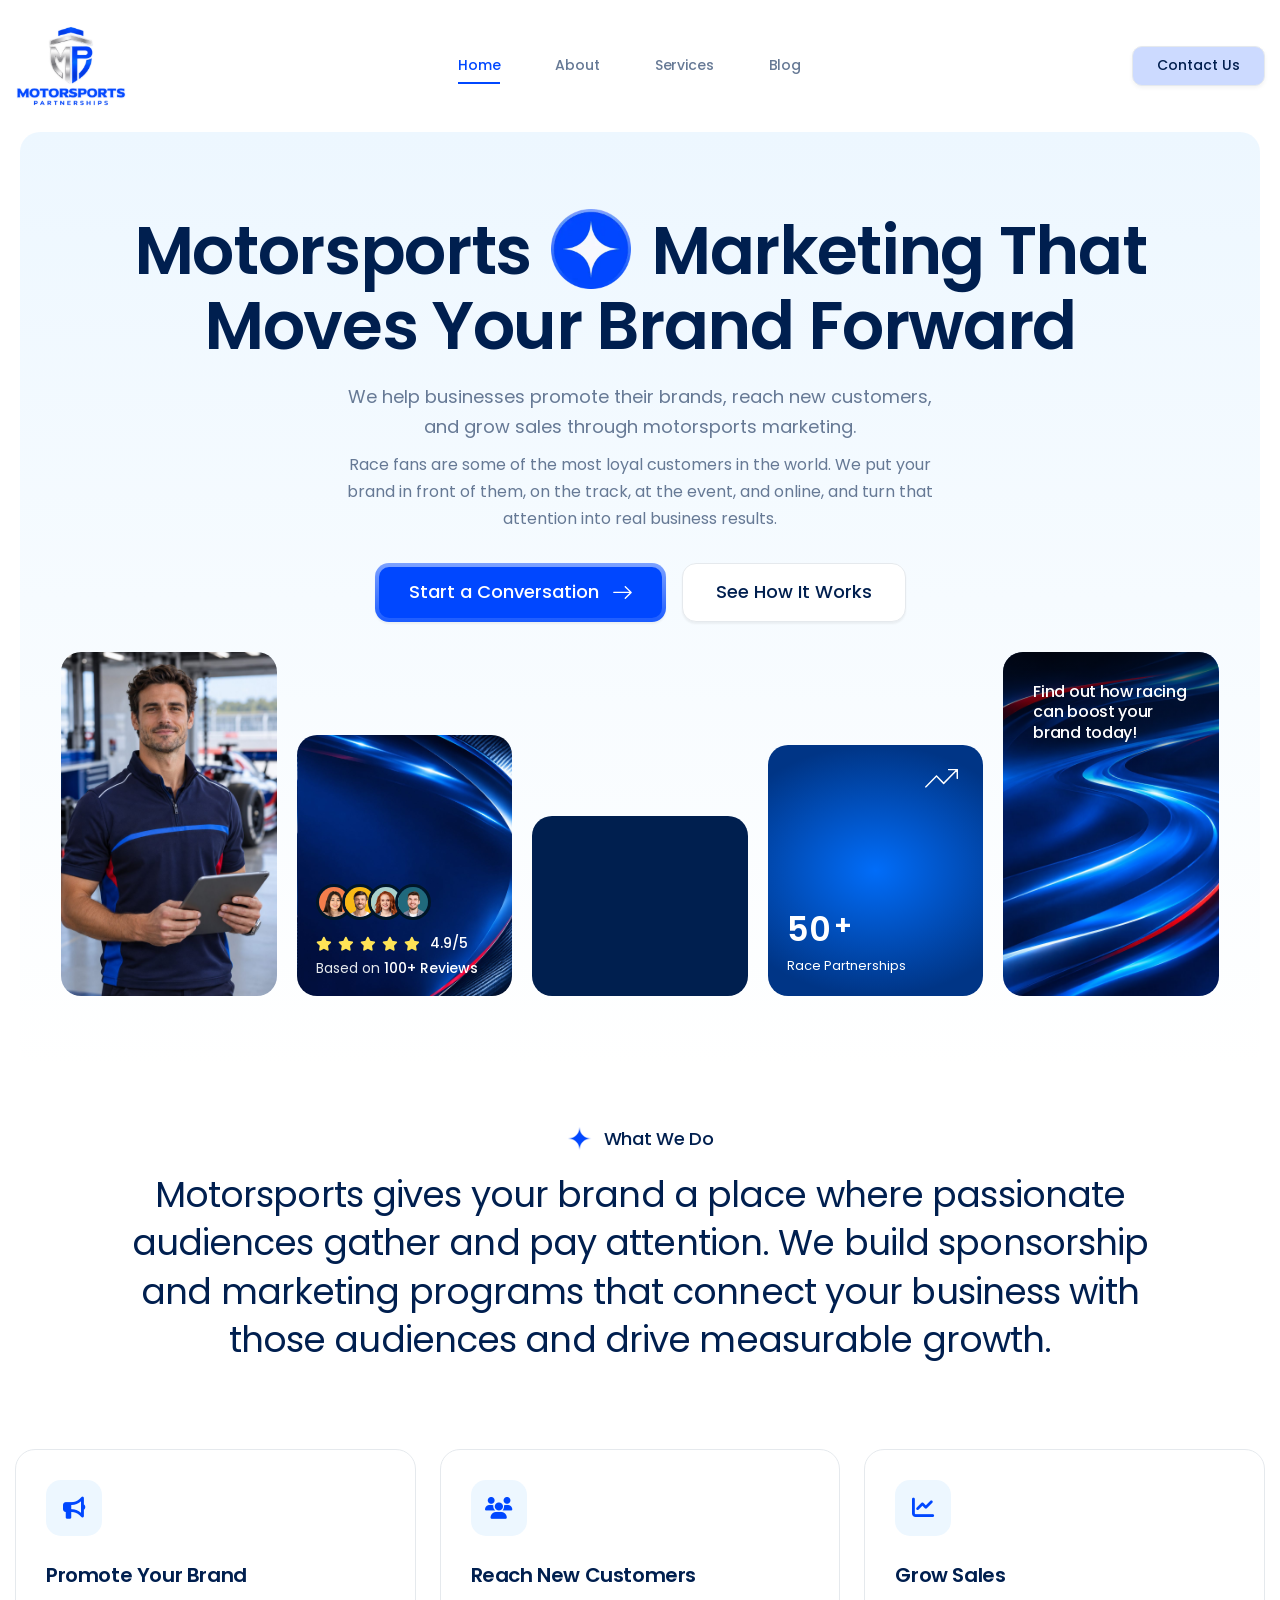
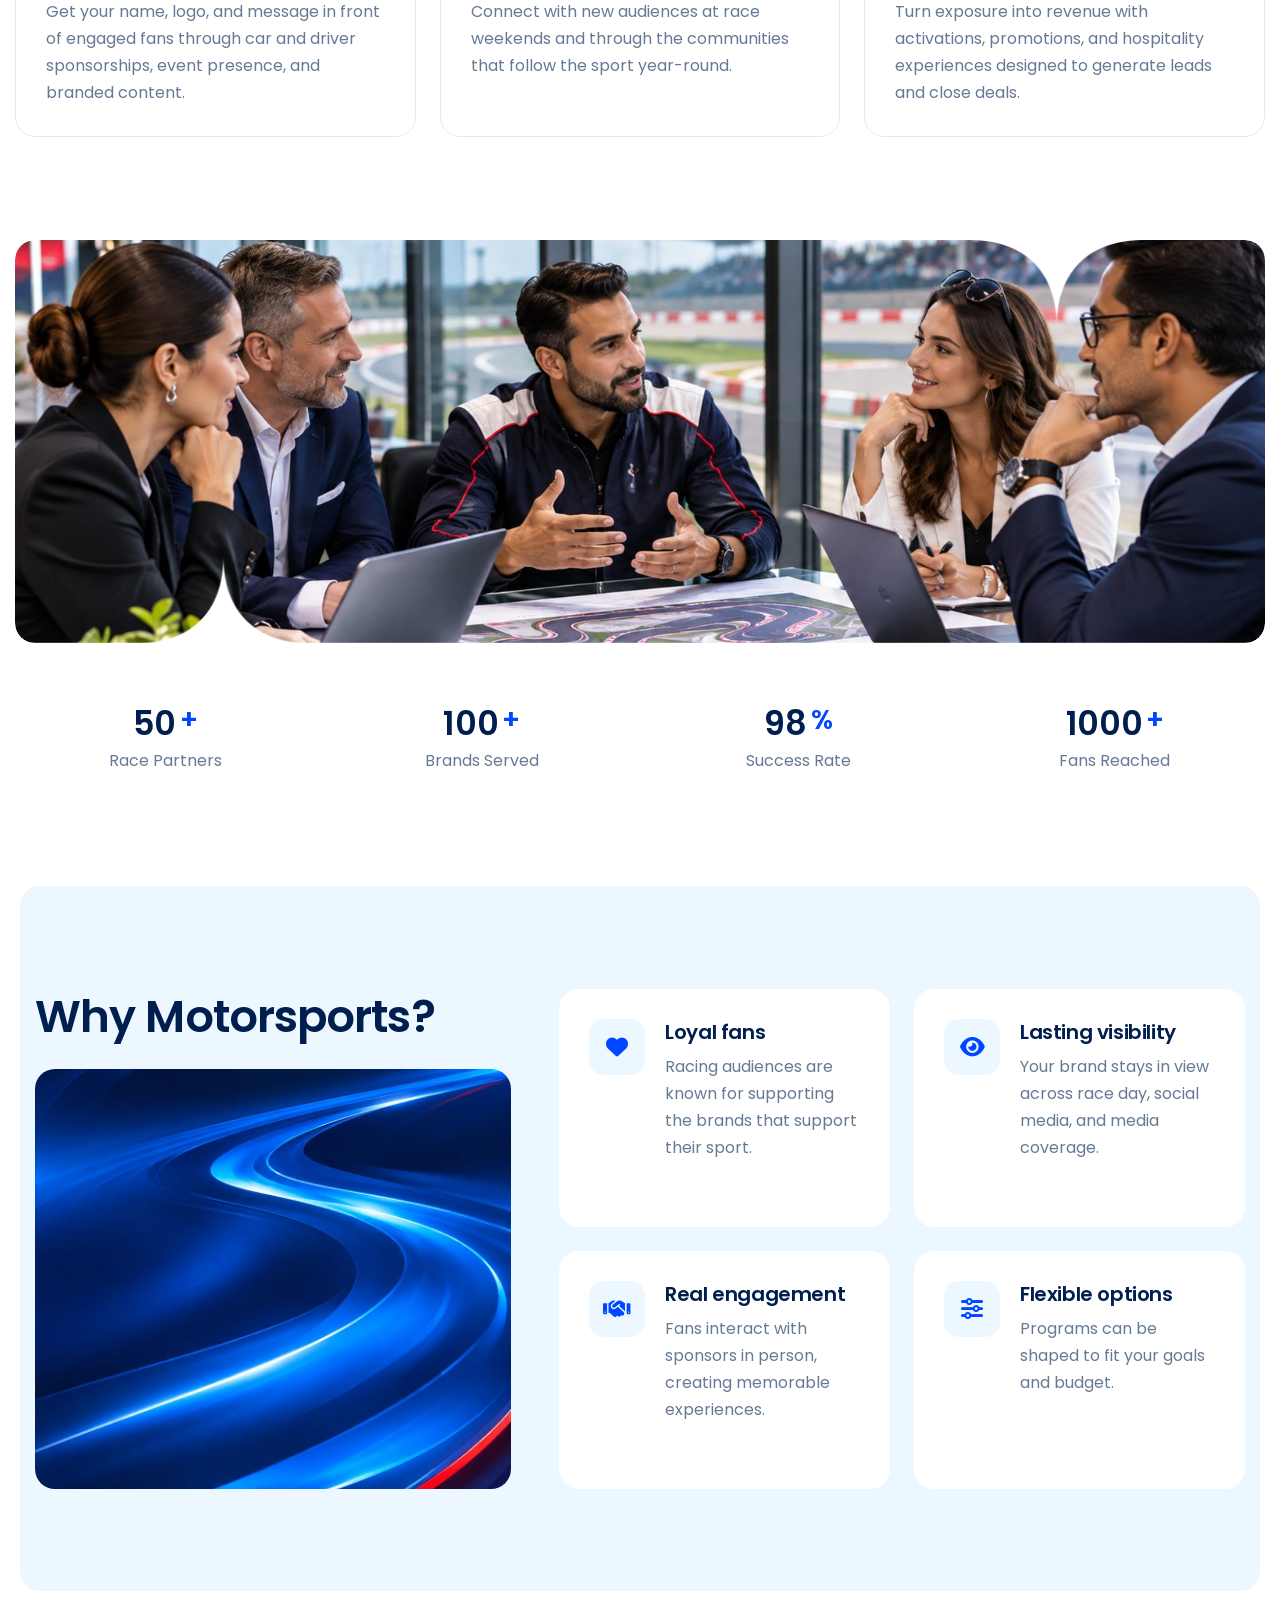
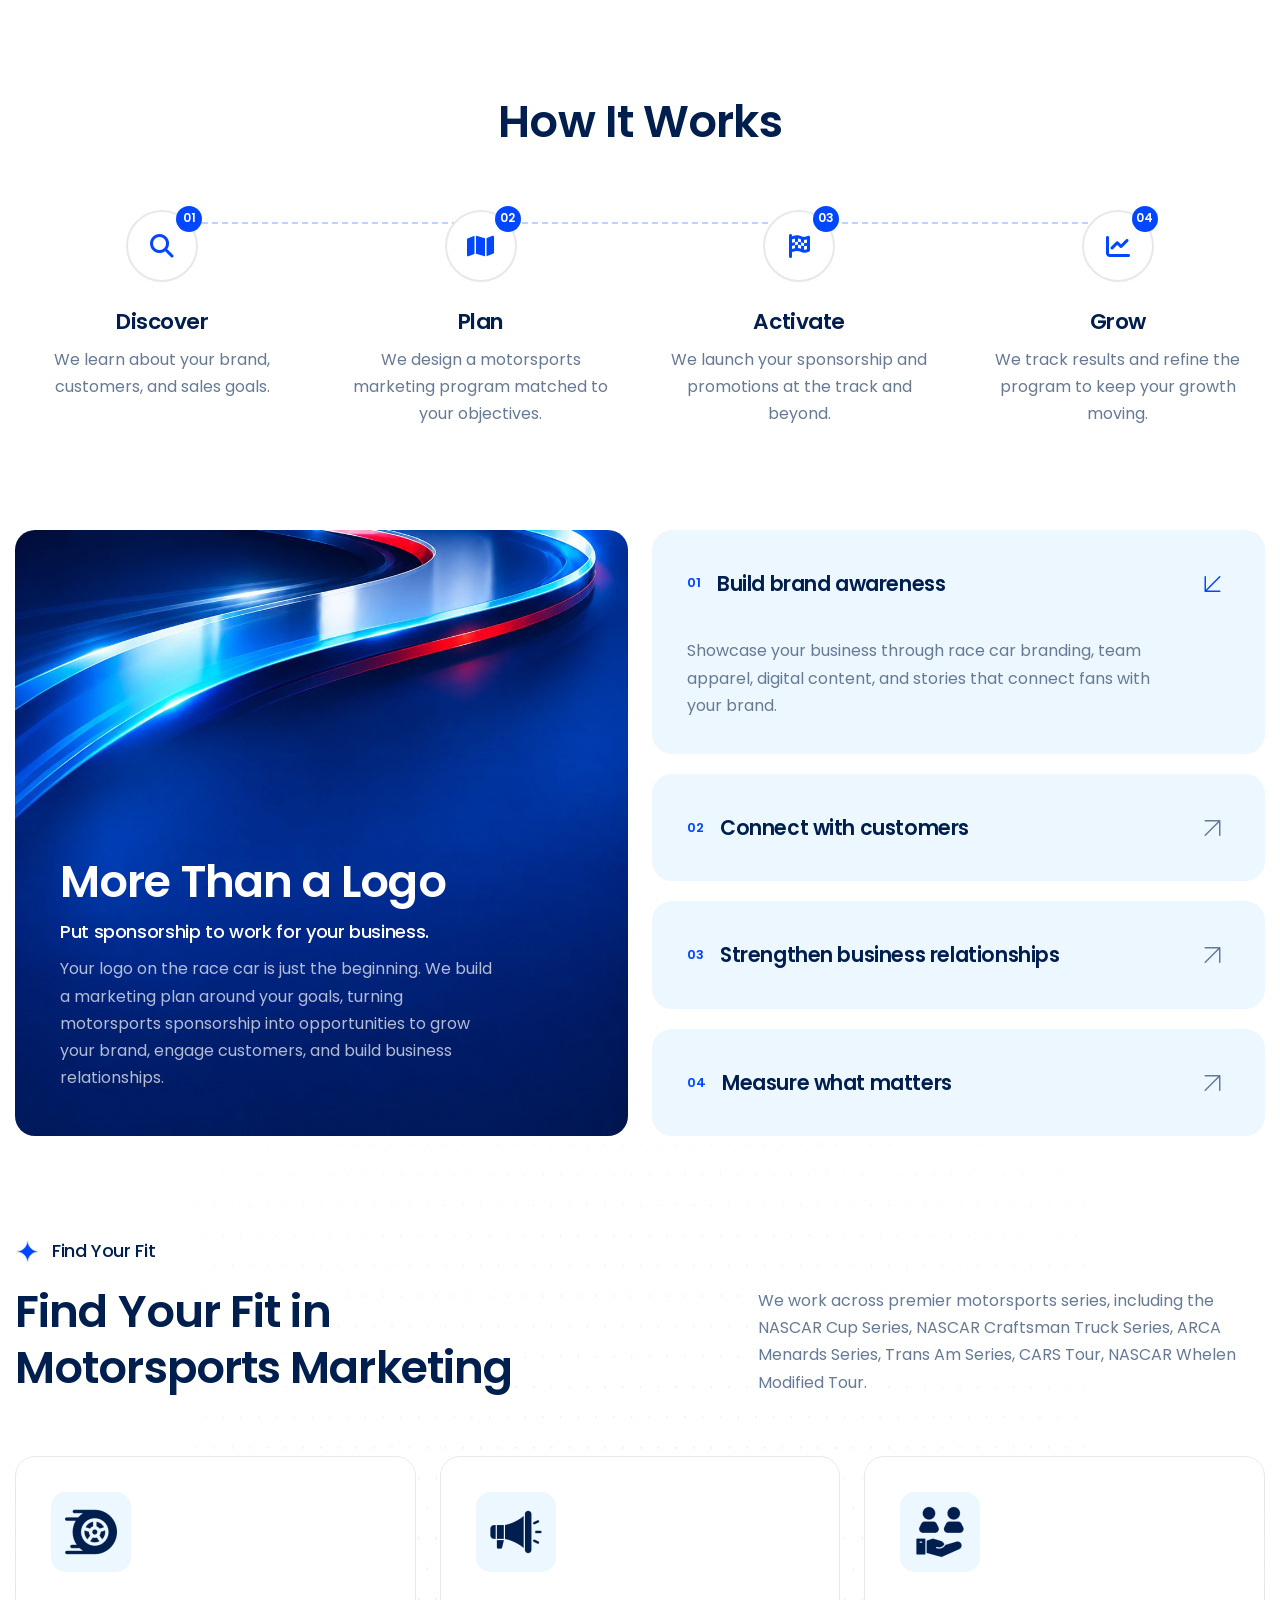
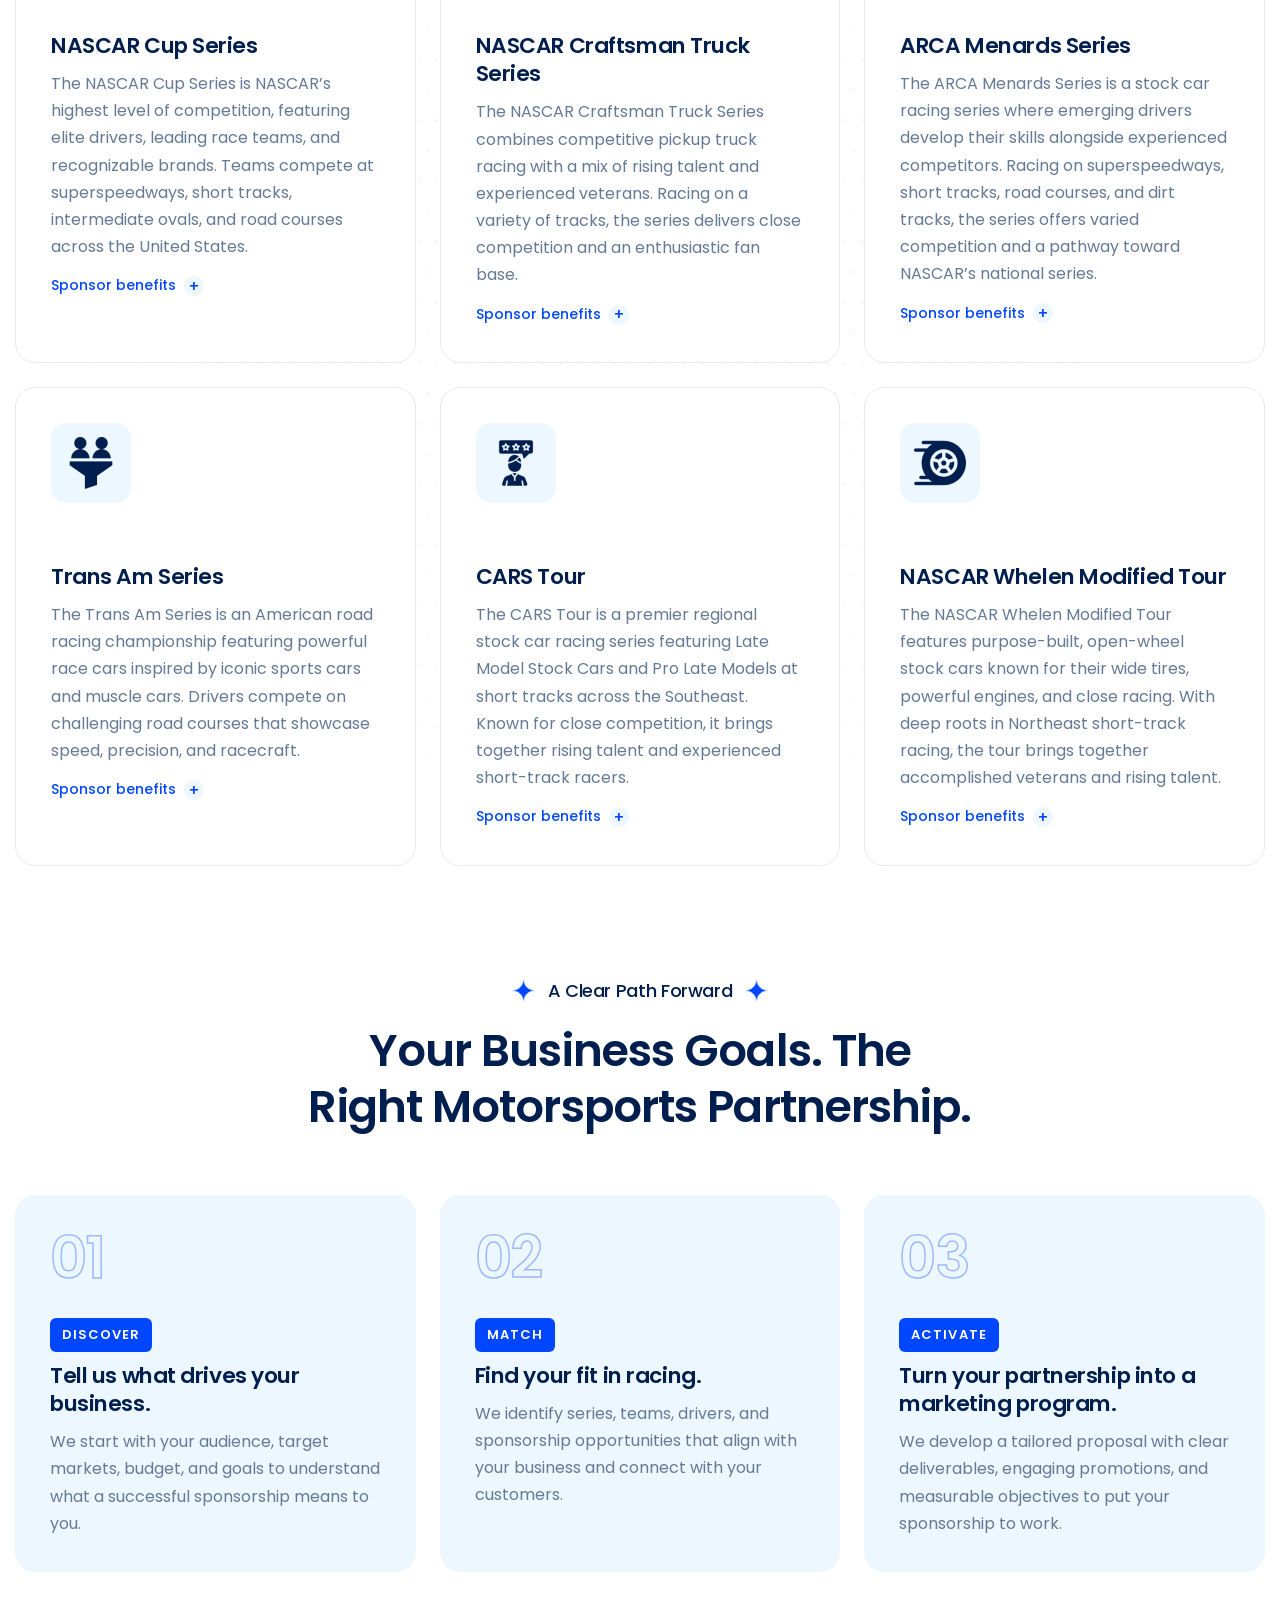
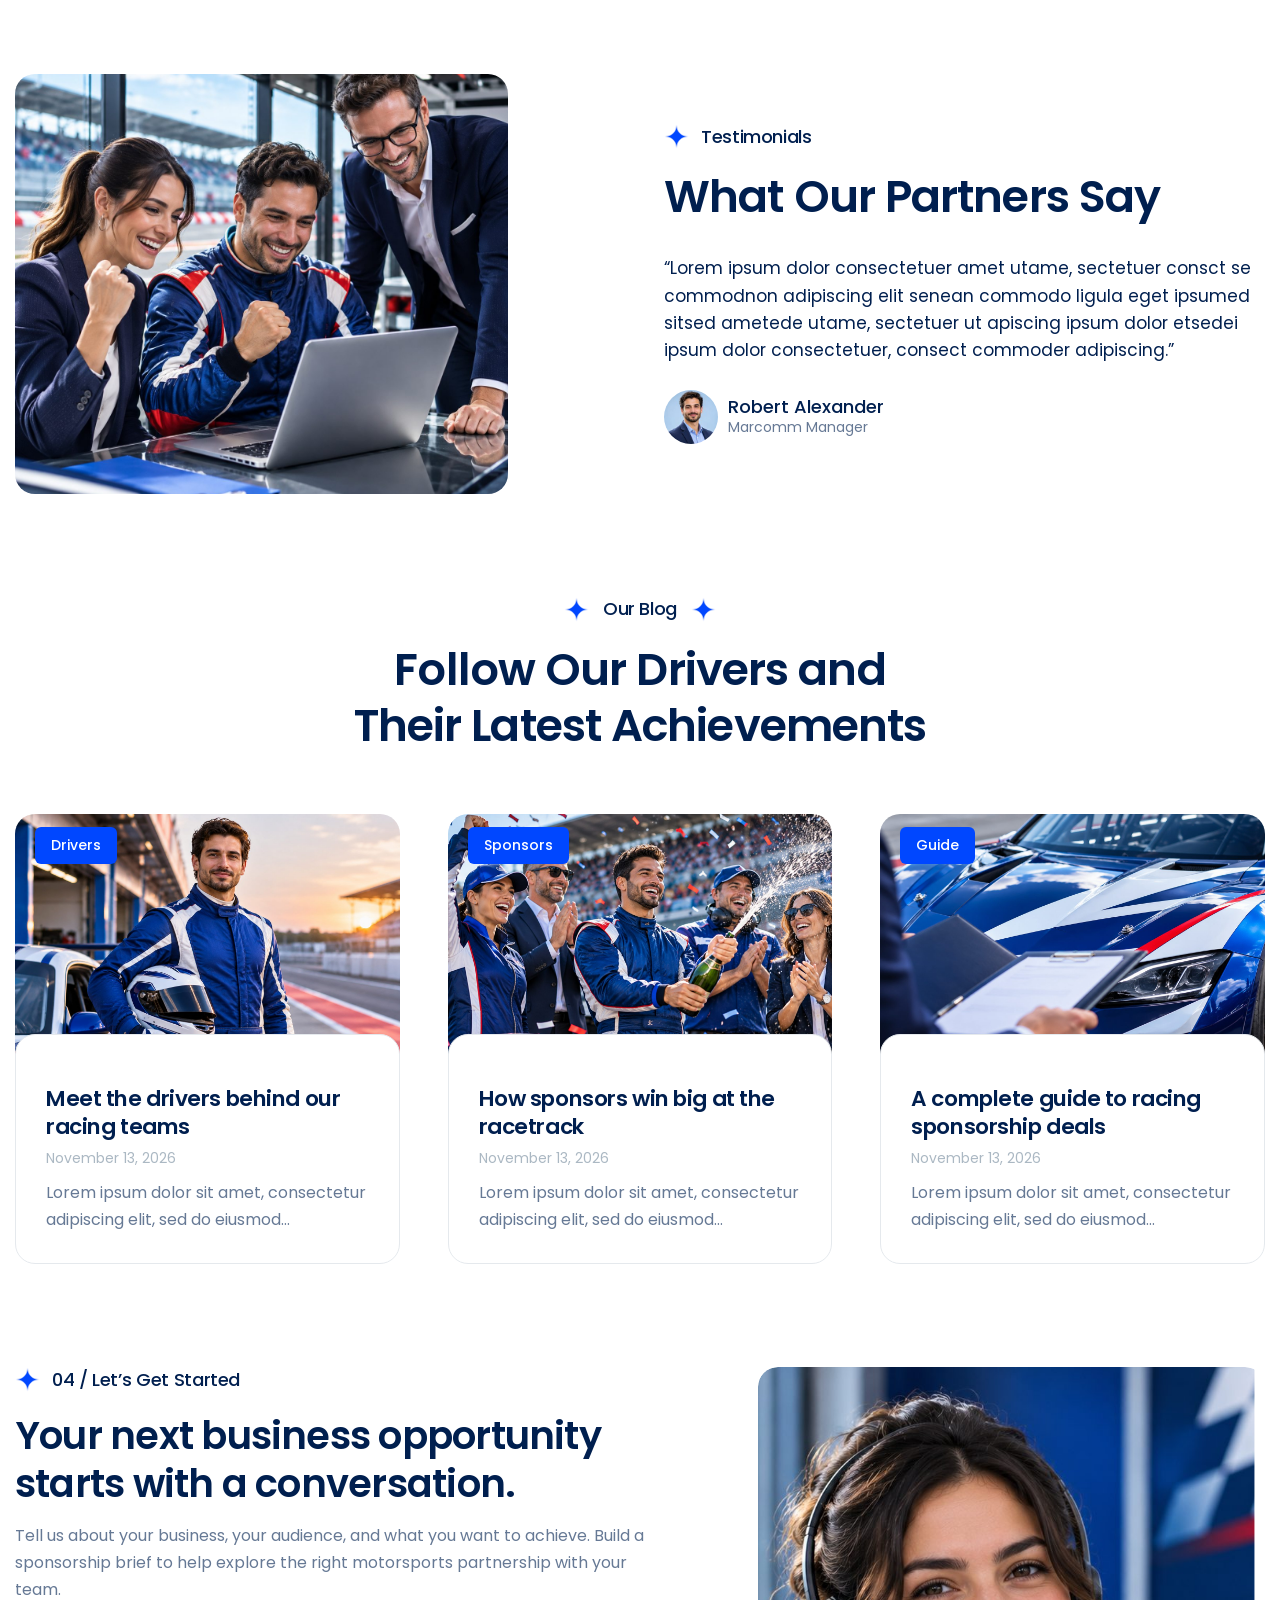
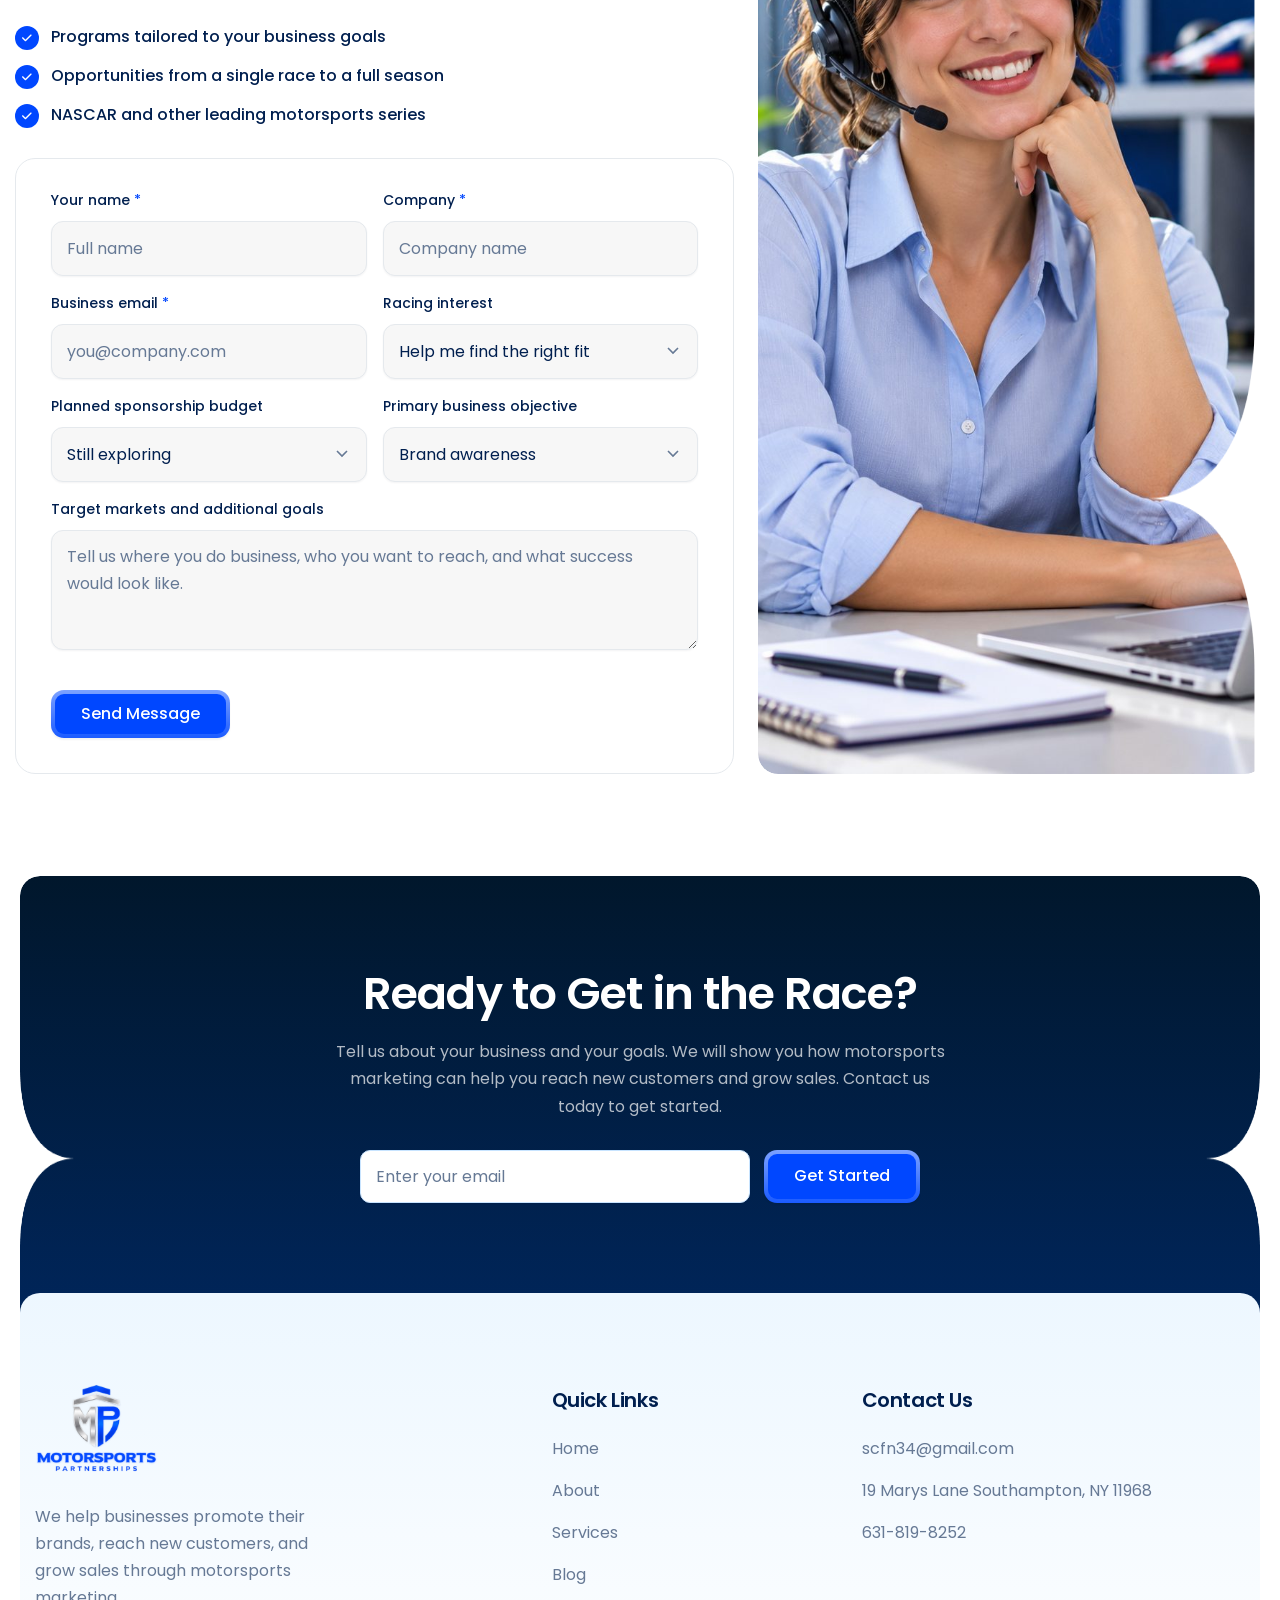
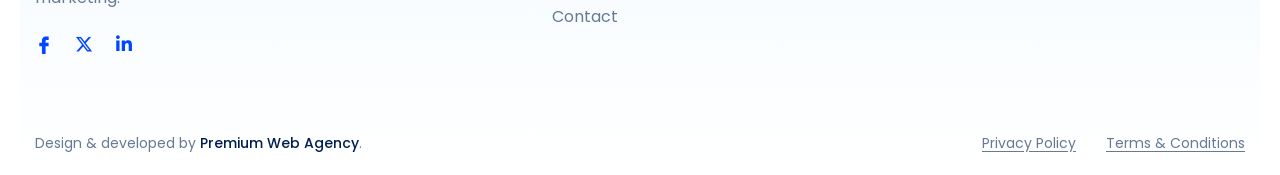
<file: index.html>
<!doctype html>
<html lang="en">
<head>
  <meta charset="utf-8">
  <meta name="viewport" content="width=device-width, initial-scale=1">
  <title>Motorsports Partnerships | Motorsports Marketing That Moves Your Brand Forward</title>
  <meta name="description" content="We help businesses promote their brands, reach new customers, and grow sales through motorsports marketing and racing sponsorships.">

  <link rel="preconnect" href="https://fonts.googleapis.com">
  <link rel="preconnect" href="https://fonts.gstatic.com" crossorigin>
  <link href="https://fonts.googleapis.com/css2?family=Poppins:ital,wght@0,400;0,500;0,600;0,700;1,500&display=swap" rel="stylesheet">

  <link rel="stylesheet" href="https://cdn.jsdelivr.net/npm/bootstrap@5.3.3/dist/css/bootstrap.min.css">
  <link rel="stylesheet" href="https://cdnjs.cloudflare.com/ajax/libs/font-awesome/6.5.2/css/all.min.css">
  <link rel="stylesheet" href="https://unpkg.com/aos@2.3.4/dist/aos.css">
  <link rel="stylesheet" href="assets/css/style.css?v=1.2.3">
</head>
<body class="mp-body">

<a class="mp-skip" href="#main">Skip to content</a>

<!-- ============================== HEADER ============================== -->
<header class="mp-header" id="mpHeader">
  <nav class="navbar navbar-expand-lg">
    <div class="mp-container d-flex flex-wrap align-items-center justify-content-between">
      <a class="mp-logo" href="index.html" aria-label="Motorsports Partnerships home"><img src="assets/img/logo.png?v=2" alt="Motorsports Partnerships" width="704" height="515"></a>

      <button class="navbar-toggler mp-toggler" type="button" data-bs-toggle="collapse" data-bs-target="#mpMenu"
              aria-controls="mpMenu" aria-expanded="false" aria-label="Toggle navigation">
        <span class="navbar-toggler-icon"></span>
      </button>

      <div class="collapse navbar-collapse justify-content-lg-between flex-lg-grow-0 w-lg-auto" id="mpMenu">
        <ul class="navbar-nav mp-nav mx-lg-auto" id="mpNav">
          <li class="nav-item"><a class="nav-link active" href="index.html" aria-current="page">Home</a></li>
          <li class="nav-item"><a class="nav-link" href="about.html">About</a></li>
          <li class="nav-item"><a class="nav-link" href="services.html">Services</a></li>
          <li class="nav-item"><a class="nav-link" href="blog.html">Blog</a></li>
        </ul>
        <a class="mp-header-cta d-lg-none" href="contact.html">Contact Us</a>
      </div>

      <a class="mp-header-cta d-none d-lg-inline-flex" href="contact.html">Contact Us</a>
    </div>
  </nav>
</header>

<main id="main">

  <!-- ============================== HERO ============================== -->
  <section class="mp-hero" id="home">
    <div class="mp-container">
      <div class="mp-hero__content">
        <h1 class="mp-h1 mp-hero__title" data-aos="fade-up">
          Motorsports <img class="mp-star" src="assets/img/star-circle.png" alt="" width="90" height="90"> Marketing That Moves Your Brand Forward
        </h1>
        <p class="mp-hero__sub" data-aos="fade-up" data-aos-delay="100">
          We help businesses promote their brands, reach new customers, and grow sales through motorsports marketing.
        </p>
        <p class="mp-hero__sub" data-aos="fade-up" data-aos-delay="150">
          Race fans are some of the most loyal customers in the world. We put your brand in front of them, on the track, at the event, and online, and turn that attention into real business results.
        </p>
        <div class="mp-hero__actions" data-aos="fade-up" data-aos-delay="200">
          <a class="mp-btn" href="contact.html">Start a Conversation <img src="assets/img/icon-arrow.svg" alt="" width="19" height="19"></a>
          <a class="mp-btn mp-btn--ghost" href="about.html">See How It Works</a>
        </div>
      </div>
    </div>

    <div class="mp-hero__cards">
      <div class="mp-hcard mp-hcard--person" role="img" aria-label="Motorsports partnership manager holding a tablet in a race garage"
           data-aos="fade-up" data-aos-delay="100"></div>

      <div class="mp-hcard mp-hcard--reviews" data-aos="fade-up" data-aos-delay="200">
        <div class="mp-hcard__inner">
          <div class="mp-avatars">
            <img src="assets/img/avatar-1.jpg" alt="" width="52" height="52">
            <img src="assets/img/avatar-2.jpg" alt="" width="52" height="52">
            <img src="assets/img/avatar-3.jpg" alt="" width="52" height="52">
            <img src="assets/img/avatar-4.jpg" alt="" width="52" height="52">
          </div>
          <div class="mp-rating" aria-label="Rated 4.9 out of 5">
            <i class="fa-solid fa-star" aria-hidden="true"></i><i class="fa-solid fa-star" aria-hidden="true"></i><i class="fa-solid fa-star" aria-hidden="true"></i><i class="fa-solid fa-star" aria-hidden="true"></i><i class="fa-solid fa-star" aria-hidden="true"></i>
            <strong>4.9/5</strong>
          </div>
          <p class="mp-hcard__reviews-note">Based on <strong>100+ Reviews</strong></p>
        </div>
      </div>

      <div class="mp-hcard mp-hcard--navy" aria-hidden="true" data-aos="fade-up" data-aos-delay="300"></div>

      <div class="mp-hcard mp-hcard--stat" data-aos="fade-up" data-aos-delay="400">
        <img class="mp-hcard__icon" src="assets/img/icon-trend.svg" alt="" width="50" height="28">
        <div class="mp-hcard__inner">
          <div class="mp-stat-num"><span class="mp-num" data-count="50">50</span><span class="mp-suffix">+</span></div>
          <p class="mp-stat-label">Race Partnerships</p>
        </div>
      </div>

      <div class="mp-hcard mp-hcard--promo" data-aos="fade-up" data-aos-delay="500">
        <div class="mp-hcard__inner">
          <p class="mp-hcard__promo-text">Find out how racing can boost your brand today!</p>
        </div>
      </div>
    </div>
  </section>

  <!-- ============================== WHAT WE DO ============================== -->
  <section class="mp-section mp-about" id="about">
    <div class="mp-container">
      <span class="mp-eyebrow" data-aos="fade-up"><img src="assets/img/sparkle.png" alt="" width="25" height="25">What We Do</span>
      <p class="mp-about__lead" data-aos="fade-up" data-aos-delay="100">
        Motorsports gives your brand a place where passionate audiences gather and pay attention. We build sponsorship and marketing programs that connect your business with those audiences and drive measurable growth.
      </p>

      <div class="row g-4 mp-pillars">
        <div class="col-md-4" data-aos="fade-up" data-aos-delay="0">
          <div class="mp-value">
            <span class="mp-value__icon"><i class="fa-solid fa-bullhorn" aria-hidden="true"></i></span>
            <h3 class="mp-h3">Promote Your Brand</h3>
            <p class="mp-text">Get your name, logo, and message in front of engaged fans through car and driver sponsorships, event presence, and branded content.</p>
          </div>
        </div>
        <div class="col-md-4" data-aos="fade-up" data-aos-delay="100">
          <div class="mp-value">
            <span class="mp-value__icon"><i class="fa-solid fa-users" aria-hidden="true"></i></span>
            <h3 class="mp-h3">Reach New Customers</h3>
            <p class="mp-text">Connect with new audiences at race weekends and through the communities that follow the sport year-round.</p>
          </div>
        </div>
        <div class="col-md-4" data-aos="fade-up" data-aos-delay="200">
          <div class="mp-value">
            <span class="mp-value__icon"><i class="fa-solid fa-chart-line" aria-hidden="true"></i></span>
            <h3 class="mp-h3">Grow Sales</h3>
            <p class="mp-text">Turn exposure into revenue with activations, promotions, and hospitality experiences designed to generate leads and close deals.</p>
          </div>
        </div>
      </div>
    </div>
  </section>

  <!-- ============================== IMAGE + STATS ============================== -->
  <section class="mp-section mp-stats" aria-label="Our results">
    <div class="mp-container">
      <div class="mp-stats__media" role="img" aria-label="Sponsors and a race driver in a meeting overlooking the track" data-aos="zoom-in-up"></div>

      <div class="row mp-stats__grid g-3">
        <div class="col-6 col-md-3" data-aos="fade-up" data-aos-delay="0">
          <div class="mp-stat">
            <div class="mp-stat-num"><span class="mp-num" data-count="50">50</span><span class="mp-suffix">+</span></div>
            <p class="mp-stat-label">Race Partners</p>
          </div>
        </div>
        <div class="col-6 col-md-3" data-aos="fade-up" data-aos-delay="100">
          <div class="mp-stat">
            <div class="mp-stat-num"><span class="mp-num" data-count="100">100</span><span class="mp-suffix">+</span></div>
            <p class="mp-stat-label">Brands Served</p>
          </div>
        </div>
        <div class="col-6 col-md-3" data-aos="fade-up" data-aos-delay="200">
          <div class="mp-stat">
            <div class="mp-stat-num"><span class="mp-num" data-count="98">98</span><span class="mp-suffix">%</span></div>
            <p class="mp-stat-label">Success Rate</p>
          </div>
        </div>
        <div class="col-6 col-md-3" data-aos="fade-up" data-aos-delay="300">
          <div class="mp-stat">
            <div class="mp-stat-num"><span class="mp-num" data-count="1000">1000</span><span class="mp-suffix">+</span></div>
            <p class="mp-stat-label">Fans Reached</p>
          </div>
        </div>
      </div>
    </div>
  </section>

  <!-- ============================== WHY MOTORSPORTS ============================== -->
  <section class="mp-band mp-why" id="why-motorsports">
    <div class="mp-container">
      <div class="row g-4 g-lg-5 align-items-stretch">
        <div class="col-lg-5" data-aos="fade-right">
          <h2 class="mp-h2 mb-4">Why Motorsports?</h2>
          <div class="mp-media" role="img" aria-label="Race car on track at sunset" style="background-image: url('assets/img/hero-card-curve.jpg')"></div>
        </div>
        <div class="col-lg-7">
          <div class="row g-4 h-100">
            <div class="col-md-6" data-aos="fade-up" data-aos-delay="0">
              <div class="mp-why__item">
                <span class="mp-value__icon"><i class="fa-solid fa-heart" aria-hidden="true"></i></span>
                <div><h3 class="mp-h3">Loyal fans</h3><p class="mp-text">Racing audiences are known for supporting the brands that support their sport.</p></div>
              </div>
            </div>
            <div class="col-md-6" data-aos="fade-up" data-aos-delay="100">
              <div class="mp-why__item">
                <span class="mp-value__icon"><i class="fa-solid fa-eye" aria-hidden="true"></i></span>
                <div><h3 class="mp-h3">Lasting visibility</h3><p class="mp-text">Your brand stays in view across race day, social media, and media coverage.</p></div>
              </div>
            </div>
            <div class="col-md-6" data-aos="fade-up" data-aos-delay="200">
              <div class="mp-why__item">
                <span class="mp-value__icon"><i class="fa-solid fa-handshake" aria-hidden="true"></i></span>
                <div><h3 class="mp-h3">Real engagement</h3><p class="mp-text">Fans interact with sponsors in person, creating memorable experiences.</p></div>
              </div>
            </div>
            <div class="col-md-6" data-aos="fade-up" data-aos-delay="300">
              <div class="mp-why__item">
                <span class="mp-value__icon"><i class="fa-solid fa-sliders" aria-hidden="true"></i></span>
                <div><h3 class="mp-h3">Flexible options</h3><p class="mp-text">Programs can be shaped to fit your goals and budget.</p></div>
              </div>
            </div>
          </div>
        </div>
      </div>
    </div>
  </section>

  <!-- ============================== HOW IT WORKS ============================== -->
  <section class="mp-section mp-how" id="how-it-works">
    <div class="mp-container">
      <div class="mp-section-head text-center" data-aos="fade-up">
        <h2 class="mp-h2">How It Works</h2>
      </div>
      <div class="row g-5 g-lg-4 mp-flow">
        <div class="col-sm-6 col-lg-3" data-aos="fade-up" data-aos-delay="0">
          <div class="mp-flow__step">
            <div class="mp-flow__dot"><i class="fa-solid fa-magnifying-glass" aria-hidden="true"></i><span>01</span></div>
            <h3 class="mp-h3">Discover</h3>
            <p class="mp-text">We learn about your brand, customers, and sales goals.</p>
          </div>
        </div>
        <div class="col-sm-6 col-lg-3" data-aos="fade-up" data-aos-delay="100">
          <div class="mp-flow__step">
            <div class="mp-flow__dot"><i class="fa-solid fa-map" aria-hidden="true"></i><span>02</span></div>
            <h3 class="mp-h3">Plan</h3>
            <p class="mp-text">We design a motorsports marketing program matched to your objectives.</p>
          </div>
        </div>
        <div class="col-sm-6 col-lg-3" data-aos="fade-up" data-aos-delay="200">
          <div class="mp-flow__step">
            <div class="mp-flow__dot"><i class="fa-solid fa-flag-checkered" aria-hidden="true"></i><span>03</span></div>
            <h3 class="mp-h3">Activate</h3>
            <p class="mp-text">We launch your sponsorship and promotions at the track and beyond.</p>
          </div>
        </div>
        <div class="col-sm-6 col-lg-3" data-aos="fade-up" data-aos-delay="300">
          <div class="mp-flow__step">
            <div class="mp-flow__dot"><i class="fa-solid fa-chart-line" aria-hidden="true"></i><span>04</span></div>
            <h3 class="mp-h3">Grow</h3>
            <p class="mp-text">We track results and refine the program to keep your growth moving.</p>
          </div>
        </div>
      </div>
    </div>
  </section>

  <!-- ============================== MORE THAN A LOGO ============================== -->
  <section class="mp-section mp-logo-section" id="more-than-a-logo">
    <div class="mp-container">
      <div class="row g-4 align-items-stretch">
        <div class="col-lg-6" data-aos="fade-right">
          <div class="mp-feature-card">
            <h2 class="mp-h2">More Than a Logo</h2>
            <p class="mp-feature-card__sub">Put sponsorship to work for your business.</p>
            <p class="mp-text">Your logo on the race car is just the beginning. We build a marketing plan around your goals, turning motorsports sponsorship into opportunities to grow your brand, engage customers, and build business relationships.</p>
          </div>
        </div>

        <div class="col-lg-6" data-aos="fade-left">
          <div class="mp-acc" id="mpAccordion">
            <div class="mp-acc__item">
              <button class="mp-acc__btn" type="button" data-bs-toggle="collapse" data-bs-target="#acc1" aria-expanded="true" aria-controls="acc1">
                <span class="mp-acc__num">01</span>
                <span class="mp-acc__title">Build brand awareness</span>
                <span class="mp-acc__icon" aria-hidden="true">
                  <img class="is-open" src="assets/img/icon-arrow-down-left.svg" alt="" width="35" height="36">
                  <img class="is-closed" src="assets/img/icon-arrow-up-right.svg" alt="" width="35" height="36">
                </span>
              </button>
              <div id="acc1" class="collapse show" data-bs-parent="#mpAccordion">
                <div class="mp-acc__body"><p class="mp-text">Showcase your business through race car branding, team apparel, digital content, and stories that connect fans with your brand.</p></div>
              </div>
            </div>

            <div class="mp-acc__item">
              <button class="mp-acc__btn collapsed" type="button" data-bs-toggle="collapse" data-bs-target="#acc2" aria-expanded="false" aria-controls="acc2">
                <span class="mp-acc__num">02</span>
                <span class="mp-acc__title">Connect with customers</span>
                <span class="mp-acc__icon" aria-hidden="true">
                  <img class="is-open" src="assets/img/icon-arrow-down-left.svg" alt="" width="35" height="36">
                  <img class="is-closed" src="assets/img/icon-arrow-up-right.svg" alt="" width="35" height="36">
                </span>
              </button>
              <div id="acc2" class="collapse" data-bs-parent="#mpAccordion">
                <div class="mp-acc__body"><p class="mp-text">Bring your brand to life through promotions, driver appearances, product experiences, and interactive race-day activities.</p></div>
              </div>
            </div>

            <div class="mp-acc__item">
              <button class="mp-acc__btn collapsed" type="button" data-bs-toggle="collapse" data-bs-target="#acc3" aria-expanded="false" aria-controls="acc3">
                <span class="mp-acc__num">03</span>
                <span class="mp-acc__title">Strengthen business relationships</span>
                <span class="mp-acc__icon" aria-hidden="true">
                  <img class="is-open" src="assets/img/icon-arrow-down-left.svg" alt="" width="35" height="36">
                  <img class="is-closed" src="assets/img/icon-arrow-up-right.svg" alt="" width="35" height="36">
                </span>
              </button>
              <div id="acc3" class="collapse" data-bs-parent="#mpAccordion">
                <div class="mp-acc__body"><p class="mp-text">Create memorable experiences for customers, employees, and business partners through hospitality and behind-the-scenes opportunities, based on package and access availability.</p></div>
              </div>
            </div>

            <div class="mp-acc__item">
              <button class="mp-acc__btn collapsed" type="button" data-bs-toggle="collapse" data-bs-target="#acc4" aria-expanded="false" aria-controls="acc4">
                <span class="mp-acc__num">04</span>
                <span class="mp-acc__title">Measure what matters</span>
                <span class="mp-acc__icon" aria-hidden="true">
                  <img class="is-open" src="assets/img/icon-arrow-down-left.svg" alt="" width="35" height="36">
                  <img class="is-closed" src="assets/img/icon-arrow-up-right.svg" alt="" width="35" height="36">
                </span>
              </button>
              <div id="acc4" class="collapse" data-bs-parent="#mpAccordion">
                <div class="mp-acc__body"><p class="mp-text">Set clear deliverables and track results tied to your goals, including audience reach, customer inquiries, and promotion redemptions.</p></div>
              </div>
            </div>
          </div>
        </div>
      </div>
    </div>
  </section>

  <!-- ============================== FIND YOUR FIT (SERVICES) ============================== -->
  <section class="mp-section mp-services" id="services">
    <div class="mp-container">
      <div class="row mp-section-head align-items-end g-4">
        <div class="col-lg-6" data-aos="fade-up">
          <span class="mp-eyebrow"><img src="assets/img/sparkle.png" alt="" width="25" height="25">Find Your Fit</span>
          <h2 class="mp-h2">Find Your Fit in Motorsports Marketing</h2>
        </div>
        <div class="col-lg-5 offset-lg-1" data-aos="fade-up" data-aos-delay="100">
          <p class="mp-text">We work across premier motorsports series, including the NASCAR Cup Series, NASCAR Craftsman Truck Series, ARCA Menards Series, Trans Am Series, CARS Tour, NASCAR Whelen Modified Tour.</p>
        </div>
      </div>

      <div class="row g-4">
        <div class="col-md-6 col-lg-4" data-aos="fade-up" data-aos-delay="0">
          <article class="mp-svc">
            <div class="mp-icon-box"><i style="--mp-icon: url('../img/icon-svc-1.png')"></i></div>
            <h3 class="mp-h3">NASCAR Cup Series</h3>
            <p class="mp-text">The NASCAR Cup Series is NASCAR’s highest level of competition, featuring elite drivers, leading race teams, and recognizable brands. Teams compete at superspeedways, short tracks, intermediate ovals, and road courses across the United States.</p>
            <div class="collapse" id="svc1"><p class="mp-text">For sponsors, the series offers national visibility, passionate fans, corporate hospitality, and opportunities to connect with customers through race events, digital content, and brand promotions.</p></div>
            <button class="mp-more-btn" type="button" data-bs-toggle="collapse" data-bs-target="#svc1" aria-expanded="false" aria-controls="svc1"><span class="mp-more">Sponsor benefits</span><span class="mp-less">Show less</span></button>
          </article>
        </div>

        <div class="col-md-6 col-lg-4" data-aos="fade-up" data-aos-delay="100">
          <article class="mp-svc">
            <div class="mp-icon-box"><i style="--mp-icon: url('../img/icon-svc-2.png')"></i></div>
            <h3 class="mp-h3">NASCAR Craftsman Truck Series</h3>
            <p class="mp-text">The NASCAR Craftsman Truck Series combines competitive pickup truck racing with a mix of rising talent and experienced veterans. Racing on a variety of tracks, the series delivers close competition and an enthusiastic fan base.</p>
            <div class="collapse" id="svc2"><p class="mp-text">For sponsors, it offers national exposure, distinctive branding opportunities, hospitality, and engaging content to help build awareness and connect with customers.</p></div>
            <button class="mp-more-btn" type="button" data-bs-toggle="collapse" data-bs-target="#svc2" aria-expanded="false" aria-controls="svc2"><span class="mp-more">Sponsor benefits</span><span class="mp-less">Show less</span></button>
          </article>
        </div>

        <div class="col-md-6 col-lg-4" data-aos="fade-up" data-aos-delay="200">
          <article class="mp-svc">
            <div class="mp-icon-box"><i style="--mp-icon: url('../img/icon-svc-3.png')"></i></div>
            <h3 class="mp-h3">ARCA Menards Series</h3>
            <p class="mp-text">The ARCA Menards Series is a stock car racing series where emerging drivers develop their skills alongside experienced competitors. Racing on superspeedways, short tracks, road courses, and dirt tracks, the series offers varied competition and a pathway toward NASCAR’s national series.</p>
            <div class="collapse" id="svc3"><p class="mp-text">For sponsors, ARCA provides brand visibility, fan engagement, and opportunities to support rising talent while promoting their products and services.</p></div>
            <button class="mp-more-btn" type="button" data-bs-toggle="collapse" data-bs-target="#svc3" aria-expanded="false" aria-controls="svc3"><span class="mp-more">Sponsor benefits</span><span class="mp-less">Show less</span></button>
          </article>
        </div>

        <div class="col-md-6 col-lg-4" data-aos="fade-up" data-aos-delay="0">
          <article class="mp-svc">
            <div class="mp-icon-box"><i style="--mp-icon: url('../img/icon-svc-4.png')"></i></div>
            <h3 class="mp-h3">Trans Am Series</h3>
            <p class="mp-text">The Trans Am Series is an American road racing championship featuring powerful race cars inspired by iconic sports cars and muscle cars. Drivers compete on challenging road courses that showcase speed, precision, and racecraft.</p>
            <div class="collapse" id="svc4"><p class="mp-text">For sponsors, Trans Am offers distinctive vehicle branding, event hospitality, digital content, and opportunities to connect with automotive enthusiasts and business audiences.</p></div>
            <button class="mp-more-btn" type="button" data-bs-toggle="collapse" data-bs-target="#svc4" aria-expanded="false" aria-controls="svc4"><span class="mp-more">Sponsor benefits</span><span class="mp-less">Show less</span></button>
          </article>
        </div>

        <div class="col-md-6 col-lg-4" data-aos="fade-up" data-aos-delay="100">
          <article class="mp-svc">
            <div class="mp-icon-box"><i style="--mp-icon: url('../img/icon-svc-5.png')"></i></div>
            <h3 class="mp-h3">CARS Tour</h3>
            <p class="mp-text">The CARS Tour is a premier regional stock car racing series featuring Late Model Stock Cars and Pro Late Models at short tracks across the Southeast. Known for close competition, it brings together rising talent and experienced short-track racers.</p>
            <div class="collapse" id="svc5"><p class="mp-text">For sponsors, the series offers race car branding, digital exposure, driver appearances, and race-day promotions that connect businesses with passionate local and regional fans.</p></div>
            <button class="mp-more-btn" type="button" data-bs-toggle="collapse" data-bs-target="#svc5" aria-expanded="false" aria-controls="svc5"><span class="mp-more">Sponsor benefits</span><span class="mp-less">Show less</span></button>
          </article>
        </div>

        <div class="col-md-6 col-lg-4" data-aos="fade-up" data-aos-delay="200">
          <article class="mp-svc">
            <div class="mp-icon-box"><i style="--mp-icon: url('../img/icon-svc-1.png')"></i></div>
            <h3 class="mp-h3">NASCAR Whelen Modified Tour</h3>
            <p class="mp-text">The NASCAR Whelen Modified Tour features purpose-built, open-wheel stock cars known for their wide tires, powerful engines, and close racing. With deep roots in Northeast short-track racing, the tour brings together accomplished veterans and rising talent.</p>
            <div class="collapse" id="svc6"><p class="mp-text">For sponsors, it offers a passionate regional fan base, prominent race car branding, hospitality, and opportunities to connect with customers through driver appearances, digital content, and race-day promotions.</p></div>
            <button class="mp-more-btn" type="button" data-bs-toggle="collapse" data-bs-target="#svc6" aria-expanded="false" aria-controls="svc6"><span class="mp-more">Sponsor benefits</span><span class="mp-less">Show less</span></button>
          </article>
        </div>
      </div>
    </div>
  </section>

  <!-- ============================== A CLEAR PATH FORWARD ============================== -->
  <section class="mp-section mp-path" id="clear-path">
    <div class="mp-container">
      <div class="mp-section-head text-center" data-aos="fade-up">
        <span class="mp-eyebrow"><img src="assets/img/sparkle.png" alt="" width="25" height="25">A Clear Path Forward<img src="assets/img/sparkle.png" alt="" width="25" height="25"></span>
        <h2 class="mp-h2 mx-auto" style="max-width: 820px">Your Business Goals. The Right Motorsports Partnership.</h2>
      </div>

      <div class="row g-4">
        <div class="col-md-4" data-aos="fade-up" data-aos-delay="0">
          <div class="mp-step">
            <span class="mp-step__num">01</span>
            <span class="mp-step__kicker">DISCOVER</span>
            <h3 class="mp-h3">Tell us what drives your business.</h3>
            <p class="mp-text">We start with your audience, target markets, budget, and goals to understand what a successful sponsorship means to you.</p>
          </div>
        </div>
        <div class="col-md-4" data-aos="fade-up" data-aos-delay="100">
          <div class="mp-step">
            <span class="mp-step__num">02</span>
            <span class="mp-step__kicker">MATCH</span>
            <h3 class="mp-h3">Find your fit in racing.</h3>
            <p class="mp-text">We identify series, teams, drivers, and sponsorship opportunities that align with your business and connect with your customers.</p>
          </div>
        </div>
        <div class="col-md-4" data-aos="fade-up" data-aos-delay="200">
          <div class="mp-step">
            <span class="mp-step__num">03</span>
            <span class="mp-step__kicker">ACTIVATE</span>
            <h3 class="mp-h3">Turn your partnership into a marketing program.</h3>
            <p class="mp-text">We develop a tailored proposal with clear deliverables, engaging promotions, and measurable objectives to put your sponsorship to work.</p>
          </div>
        </div>
      </div>
    </div>
  </section>

  <!-- ============================== TESTIMONIALS ============================== -->
  <section class="mp-section mp-testi" id="testimonials">
    <div class="mp-container">
      <div class="row g-4 g-lg-5 align-items-stretch">
        <div class="col-lg-5" data-aos="fade-right">
          <div class="mp-testi__media" role="img" aria-label="A sponsor team and race driver celebrating results on a laptop"></div>
        </div>
        <div class="col-lg-6 offset-lg-1 d-flex flex-column justify-content-center py-lg-5" data-aos="fade-left">
          <span class="mp-eyebrow"><img src="assets/img/sparkle.png" alt="" width="25" height="25">Testimonials</span>
          <h2 class="mp-h2">What Our Partners Say</h2>
          <blockquote class="mp-testi__quote">
            “Lorem ipsum dolor consectetuer amet utame, sectetuer consct se commodnon adipiscing elit senean commodo ligula eget ipsumed sitsed ametede utame, sectetuer ut apiscing ipsum dolor etsedei ipsum dolor consectetuer, consect commoder adipiscing.”
          </blockquote>
          <div class="mp-testi__author">
            <img src="assets/img/testimonial-author.jpg" alt="Robert Alexander" width="54" height="54">
            <div>
              <p class="mp-testi__name">Robert Alexander</p>
              <p class="mp-testi__role">Marcomm Manager</p>
            </div>
          </div>
        </div>
      </div>
    </div>
  </section>

  <!-- ============================== BLOG ============================== -->
  <section class="mp-section mp-blog" id="blog">
    <div class="mp-container">
      <div class="mp-section-head text-center" data-aos="fade-up">
        <span class="mp-eyebrow"><img src="assets/img/sparkle.png" alt="" width="25" height="25">Our Blog<img src="assets/img/sparkle.png" alt="" width="25" height="25"></span>
        <h2 class="mp-h2 mx-auto" style="max-width: 660px">Follow Our Drivers and Their Latest Achievements</h2>
      </div>

      <div class="row g-4 g-xl-5">
        <div class="col-md-6 col-lg-4" data-aos="fade-up" data-aos-delay="0">
          <article class="mp-post">
            <a class="mp-post__media" href="blog-single.html">
              <span class="mp-post__tag">Drivers</span>
              <img src="assets/img/blog-1.jpg" alt="Race driver in a blue race suit holding a helmet on pit lane" width="397" height="260" loading="lazy">
            </a>
            <div class="mp-post__body">
              <h3 class="mp-h3 mp-post__title"><a href="blog-single.html">Meet the drivers behind our racing teams</a></h3>
              <time class="mp-post__date" datetime="2026-11-13">November 13, 2026</time>
              <p class="mp-text">Lorem ipsum dolor sit amet, consectetur adipiscing elit, sed do eiusmod…</p>
            </div>
          </article>
        </div>
        <div class="col-md-6 col-lg-4" data-aos="fade-up" data-aos-delay="100">
          <article class="mp-post">
            <a class="mp-post__media" href="blog-single.html">
              <span class="mp-post__tag">Sponsors</span>
              <img src="assets/img/blog-2.jpg" alt="Race team and sponsors celebrating with champagne" width="397" height="260" loading="lazy">
            </a>
            <div class="mp-post__body">
              <h3 class="mp-h3 mp-post__title"><a href="blog-single.html">How sponsors win big at the racetrack</a></h3>
              <time class="mp-post__date" datetime="2026-11-13">November 13, 2026</time>
              <p class="mp-text">Lorem ipsum dolor sit amet, consectetur adipiscing elit, sed do eiusmod…</p>
            </div>
          </article>
        </div>
        <div class="col-md-6 col-lg-4" data-aos="fade-up" data-aos-delay="200">
          <article class="mp-post">
            <a class="mp-post__media" href="blog-single.html">
              <span class="mp-post__tag">Guide</span>
              <img src="assets/img/blog-3.jpg" alt="Sponsorship deal paperwork next to a branded race car" width="397" height="260" loading="lazy">
            </a>
            <div class="mp-post__body">
              <h3 class="mp-h3 mp-post__title"><a href="blog-single.html">A complete guide to racing sponsorship deals</a></h3>
              <time class="mp-post__date" datetime="2026-11-13">November 13, 2026</time>
              <p class="mp-text">Lorem ipsum dolor sit amet, consectetur adipiscing elit, sed do eiusmod…</p>
            </div>
          </article>
        </div>
      </div>
    </div>
  </section>

  <!-- ============================== CONTACT ============================== -->
  <section class="mp-section mp-contact" id="contact">
    <div class="mp-container">
      <div class="row g-4 align-items-stretch">
        <div class="col-lg-7" data-aos="fade-up">
          <span class="mp-eyebrow"><img src="assets/img/sparkle.png" alt="" width="25" height="25">04 / Let’s Get Started</span>
          <h2 class="mp-h2">Your next business opportunity starts with a conversation.</h2>
          <p class="mp-text mp-contact__intro">Tell us about your business, your audience, and what you want to achieve. Build a sponsorship brief to help explore the right motorsports partnership with your team.</p>
          <ul class="mp-checks">
            <li>Programs tailored to your business goals</li>
            <li>Opportunities from a single race to a full season</li>
            <li>NASCAR and other leading motorsports series</li>
          </ul>

          <div class="mp-form-card">
            <form class="mp-form row g-3" id="mpContactForm" novalidate>
              <div class="col-sm-6">
                <label class="mp-label" for="mpName">Your name <span class="mp-req" aria-hidden="true">*</span></label>
                <input class="mp-input" id="mpName" name="name" type="text" placeholder="Full name" autocomplete="name" required>
              </div>
              <div class="col-sm-6">
                <label class="mp-label" for="mpCompany">Company <span class="mp-req" aria-hidden="true">*</span></label>
                <input class="mp-input" id="mpCompany" name="company" type="text" placeholder="Company name" autocomplete="organization" required>
              </div>
              <div class="col-sm-6">
                <label class="mp-label" for="mpEmail">Business email <span class="mp-req" aria-hidden="true">*</span></label>
                <input class="mp-input" id="mpEmail" name="email" type="email" placeholder="you@company.com" autocomplete="email" required>
              </div>
              <div class="col-sm-6">
                <label class="mp-label" for="mpInterest">Racing interest</label>
                <select class="mp-input mp-select" id="mpInterest" name="racing_interest">
                    <option>Help me find the right fit</option>
                    <option>NASCAR Cup Series</option>
                    <option>NASCAR Craftsman Truck Series</option>
                    <option>NASCAR Whelen Modified Tour</option>
                    <option>ARCA Menards Series</option>
                    <option>CARS Tour</option>
                    <option>Trans Am Series</option>
                </select>
              </div>
              <div class="col-sm-6">
                <label class="mp-label" for="mpBudget">Planned sponsorship budget</label>
                <select class="mp-input mp-select" id="mpBudget" name="budget">
                    <option>Still exploring</option>
                    <option>Under $25,000</option>
                    <option>$25,000–$100,000</option>
                    <option>$100,000–$350,000</option>
                    <option>$350,000–$1 million</option>
                    <option>$1 million+</option>
                </select>
              </div>
              <div class="col-sm-6">
                <label class="mp-label" for="mpObjective">Primary business objective</label>
                <select class="mp-input mp-select" id="mpObjective" name="objective">
                    <option>Brand awareness</option>
                    <option>Customer acquisition</option>
                    <option>Business relationships</option>
                    <option>Employee engagement</option>
                    <option>Product launch</option>
                </select>
              </div>
              <div class="col-12">
                <label class="mp-label" for="mpMessage">Target markets and additional goals</label>
                <textarea class="mp-input" id="mpMessage" name="goals" placeholder="Tell us where you do business, who you want to reach, and what success would look like."></textarea>
              </div>
              <div class="col-12 pt-3">
                <button class="mp-btn mp-btn--sm" type="submit">Send Message</button>
                <p class="mp-form-note d-none" role="status" aria-live="polite"></p>
              </div>
            </form>
          </div>
        </div>

        <div class="col-lg-5" data-aos="fade-left">
          <div class="mp-contact__media" role="img" aria-label="Friendly support agent with a headset in a motorsports office"></div>
        </div>
      </div>
    </div>
  </section>

</main>

<!-- ============================== CTA ============================== -->
<section class="mp-cta" aria-labelledby="mpCtaTitle">
  <div class="mp-container" data-aos="fade-up">
    <h2 class="mp-h2" id="mpCtaTitle">Ready to Get in the Race?</h2>
    <p class="mp-text mp-cta__text">Tell us about your business and your goals. We will show you how motorsports marketing can help you reach new customers and grow sales. Contact us today to get started.</p>
    <form class="mp-cta__form" id="mpCtaForm" novalidate>
      <label class="visually-hidden" for="mpCtaEmail">Email address</label>
      <input class="mp-input" id="mpCtaEmail" type="email" name="email" placeholder="Enter your email" autocomplete="email" required>
      <button class="mp-btn mp-btn--sm" type="submit">Get Started</button>
    </form>
  </div>
</section>

<!-- ============================== FOOTER ============================== -->
<footer class="mp-footer">
  <div class="mp-container">
    <div class="row g-5 justify-content-between">
      <div class="col-md-12 col-lg-4">
        <a class="mp-logo mp-logo--footer" href="index.html" aria-label="Motorsports Partnerships home"><img src="assets/img/logo.png?v=2" alt="Motorsports Partnerships" width="704" height="515"></a>
        <p class="mp-text mp-footer__about">We help businesses promote their brands, reach new customers, and grow sales through motorsports marketing.</p>
        <ul class="mp-social">
          <li><a href="#" aria-label="Facebook"><img src="assets/img/icon-facebook.svg" alt="" width="18" height="18"></a></li>
          <li><a href="#" aria-label="X (Twitter)"><i class="fa-brands fa-x-twitter" aria-hidden="true"></i></a></li>
          <li><a href="#" aria-label="LinkedIn"><i class="fa-brands fa-linkedin-in" aria-hidden="true"></i></a></li>
        </ul>
      </div>
      <div class="col-6 col-md-4 col-lg-2">
        <h3 class="mp-footer__title">Quick Links</h3>
        <ul class="mp-footer__links">
          <li><a href="index.html">Home</a></li>
          <li><a href="about.html">About</a></li>
          <li><a href="services.html">Services</a></li>
          <li><a href="blog.html">Blog</a></li>
          <li><a href="contact.html">Contact</a></li>
        </ul>
      </div>
      <div class="col-12 col-md-8 col-lg-4">
        <h3 class="mp-footer__title">Contact Us</h3>
        <ul class="mp-footer__links">
          <li><a href="mailto:scfn34@gmail.com">scfn34@gmail.com</a></li>
          <li><a href="https://maps.google.com/?q=19+Marys+Lane+Southampton+NY+11968" target="_blank" rel="noopener">19 Marys Lane Southampton, NY 11968</a></li>
          <li><a href="tel:6318198252">631-819-8252</a></li>
        </ul>
      </div>
    </div>

    <div class="mp-footer__bottom">
      <p>Design &amp; developed by <a href="https://premiumwebagency.com/" target="_blank" rel="noopener">Premium Web Agency</a>.</p>
      <div class="mp-footer__legal">
        <a href="#">Privacy Policy</a>
        <a href="#">Terms &amp; Conditions</a>
      </div>
    </div>
  </div>
</footer>

<button class="mp-top" id="mpTop" type="button" aria-label="Back to top"><i class="fa-solid fa-arrow-up" aria-hidden="true"></i></button>

<script src="https://cdn.jsdelivr.net/npm/bootstrap@5.3.3/dist/js/bootstrap.bundle.min.js"></script>
<script src="https://unpkg.com/aos@2.3.4/dist/aos.js"></script>
<script src="assets/js/main.js?v=1.2.3"></script>
</body>
</html>
</file>
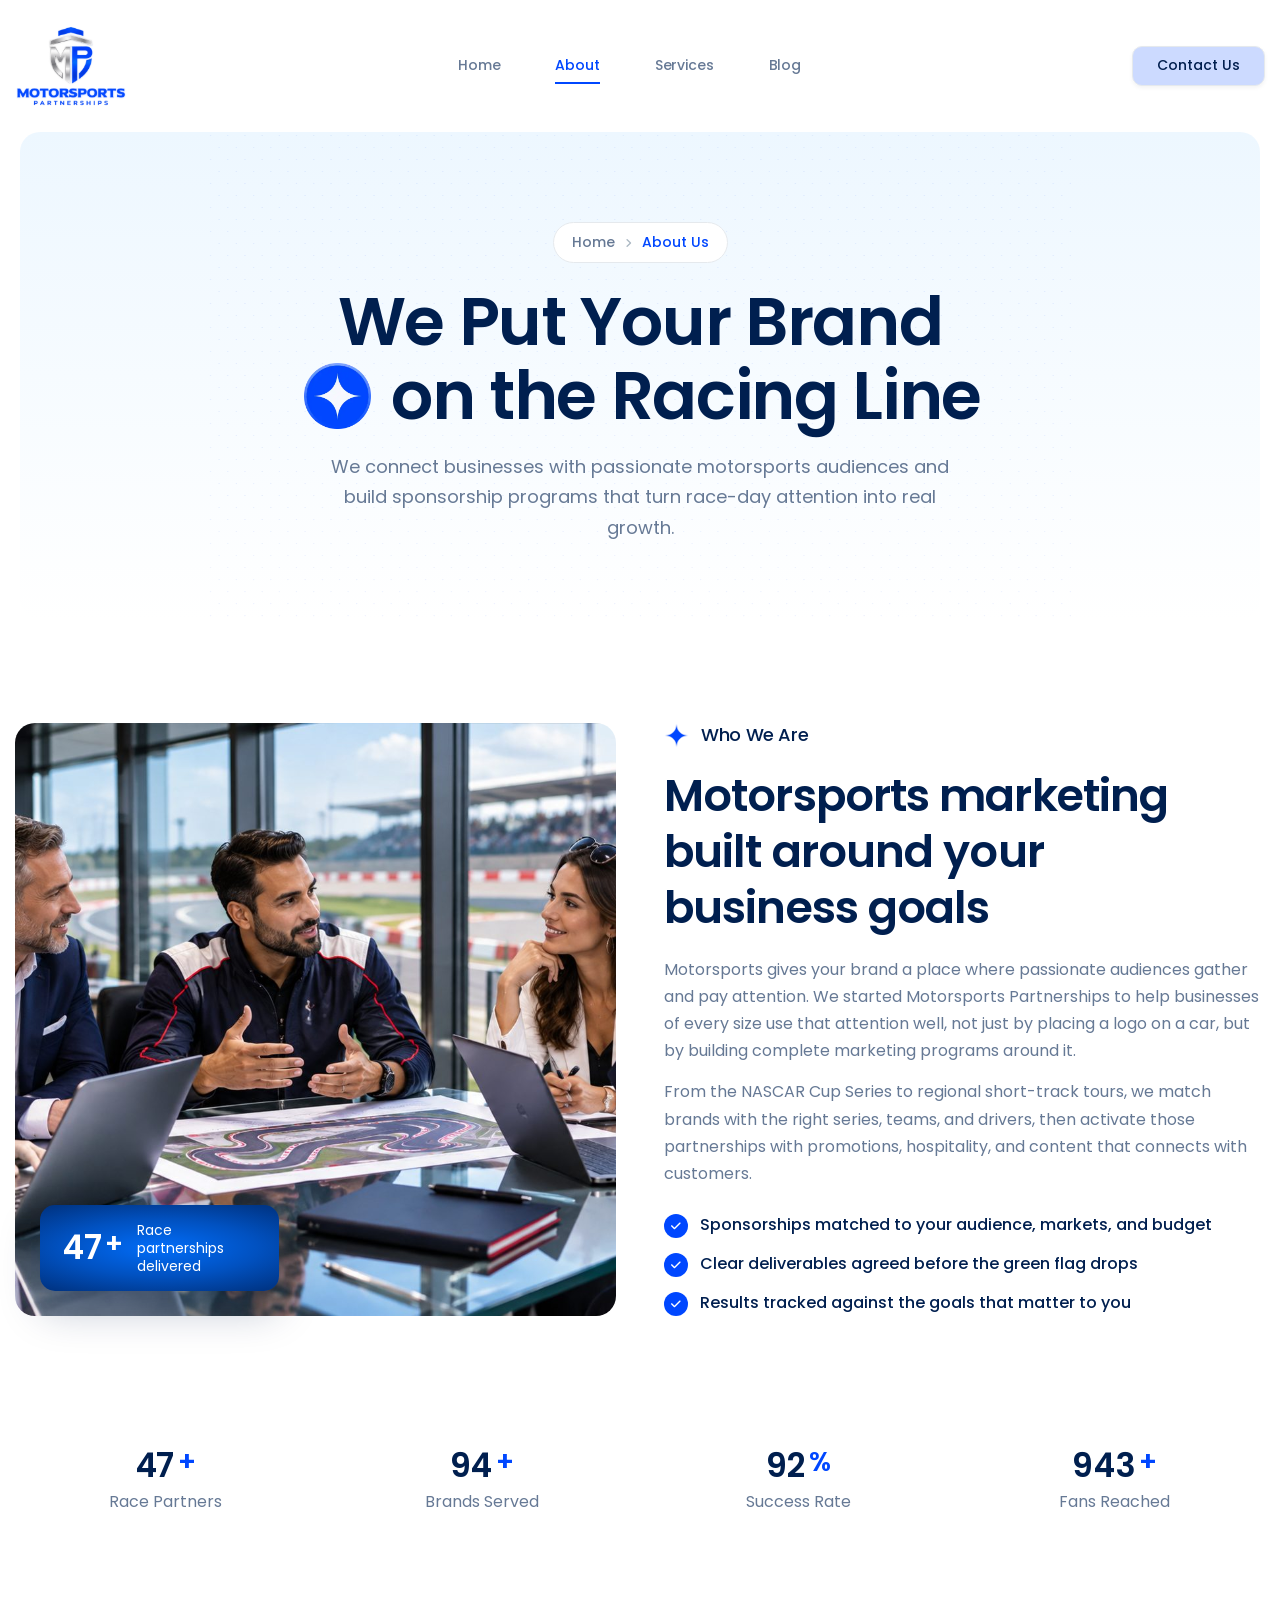
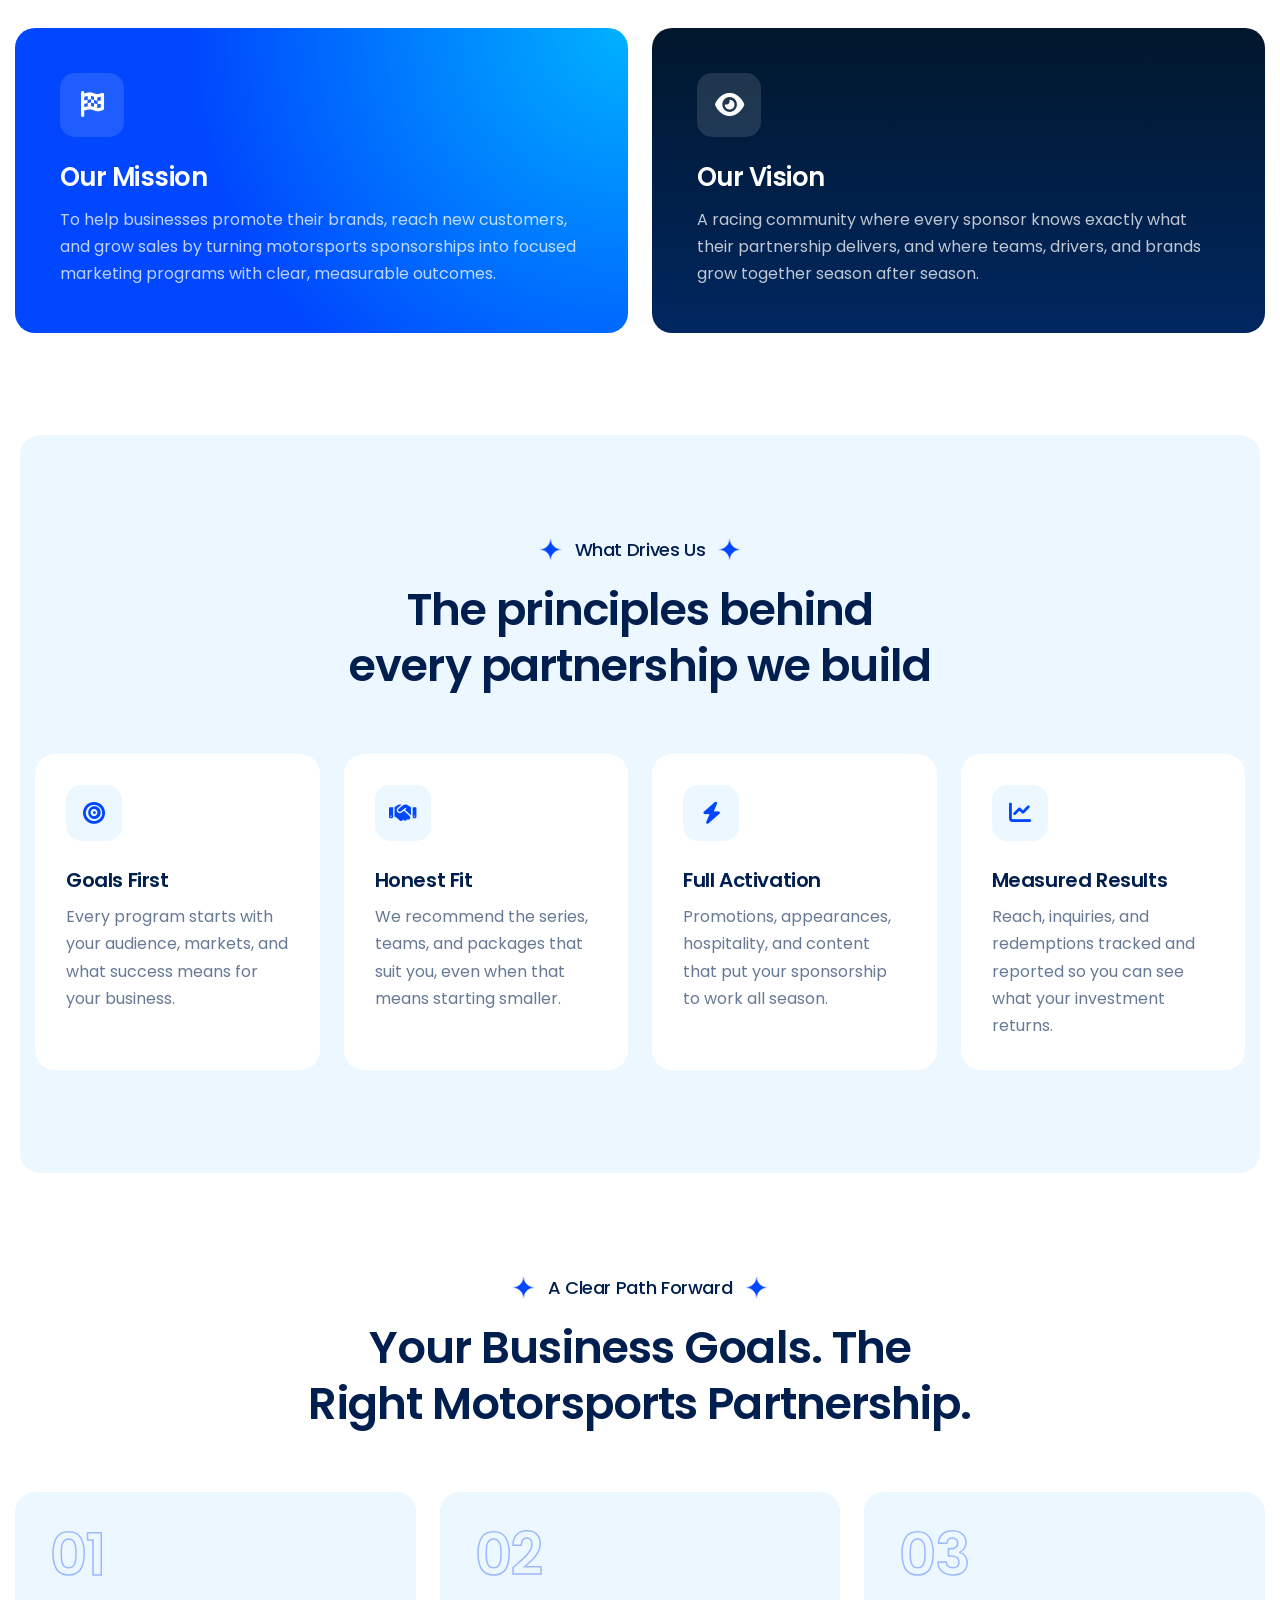
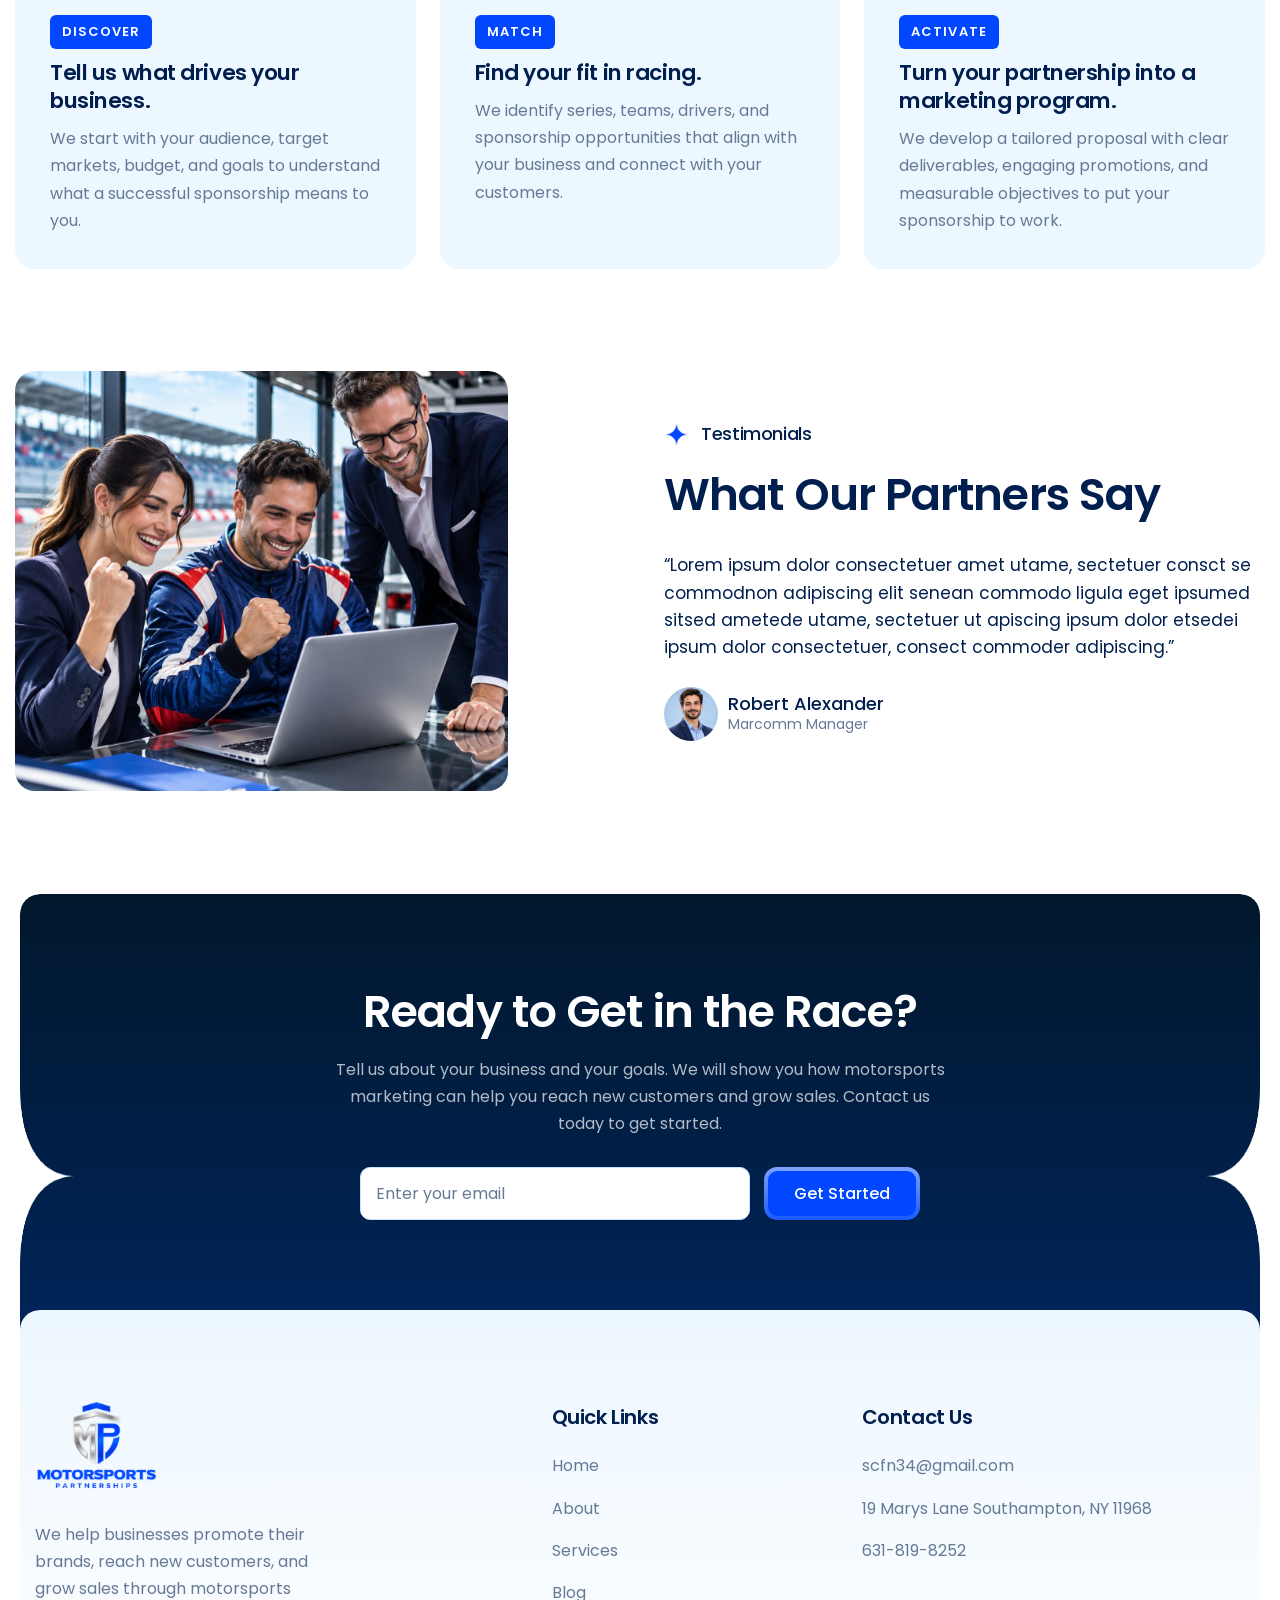
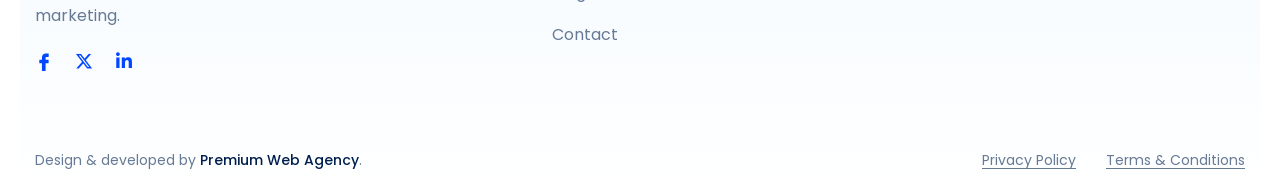
<file: about.html>
<!doctype html>
<html lang="en">
<head>
  <meta charset="utf-8">
  <meta name="viewport" content="width=device-width, initial-scale=1">
  <title>About Us | Motorsports Partnerships</title>
  <meta name="description" content="Meet the team connecting businesses with motorsports audiences through sponsorship and marketing programs built around measurable growth.">

  <link rel="preconnect" href="https://fonts.googleapis.com">
  <link rel="preconnect" href="https://fonts.gstatic.com" crossorigin>
  <link href="https://fonts.googleapis.com/css2?family=Poppins:ital,wght@0,400;0,500;0,600;0,700;1,500&display=swap" rel="stylesheet">

  <link rel="stylesheet" href="https://cdn.jsdelivr.net/npm/bootstrap@5.3.3/dist/css/bootstrap.min.css">
  <link rel="stylesheet" href="https://cdnjs.cloudflare.com/ajax/libs/font-awesome/6.5.2/css/all.min.css">
  <link rel="stylesheet" href="https://unpkg.com/aos@2.3.4/dist/aos.css">
  <link rel="stylesheet" href="assets/css/style.css?v=1.2.3">
</head>
<body class="mp-body">

<a class="mp-skip" href="#main">Skip to content</a>

<!-- ============================== HEADER ============================== -->
<header class="mp-header" id="mpHeader">
  <nav class="navbar navbar-expand-lg">
    <div class="mp-container d-flex flex-wrap align-items-center justify-content-between">
      <a class="mp-logo" href="index.html" aria-label="Motorsports Partnerships home"><img src="assets/img/logo.png?v=2" alt="Motorsports Partnerships" width="704" height="515"></a>

      <button class="navbar-toggler mp-toggler" type="button" data-bs-toggle="collapse" data-bs-target="#mpMenu"
              aria-controls="mpMenu" aria-expanded="false" aria-label="Toggle navigation">
        <span class="navbar-toggler-icon"></span>
      </button>

      <div class="collapse navbar-collapse justify-content-lg-between flex-lg-grow-0 w-lg-auto" id="mpMenu">
        <ul class="navbar-nav mp-nav mx-lg-auto" id="mpNav">
          <li class="nav-item"><a class="nav-link" href="index.html">Home</a></li>
          <li class="nav-item"><a class="nav-link active" href="about.html" aria-current="page">About</a></li>
          <li class="nav-item"><a class="nav-link" href="services.html">Services</a></li>
          <li class="nav-item"><a class="nav-link" href="blog.html">Blog</a></li>
        </ul>
        <a class="mp-header-cta d-lg-none" href="contact.html">Contact Us</a>
      </div>

      <a class="mp-header-cta d-none d-lg-inline-flex" href="contact.html">Contact Us</a>
    </div>
  </nav>
</header>

<main id="main">
<!-- ============================== PAGE HERO ============================== -->
  <section class="mp-page-hero">
    <div class="mp-container">
      <ol class="mp-crumbs" data-aos="fade-up">
        <li><a href="index.html">Home</a></li>
        <li><span aria-current="page">About Us</span></li>
      </ol>
      <h1 class="mp-h1 mp-page-hero__title" data-aos="fade-up" data-aos-delay="100">
        We Put Your Brand <img class="mp-star" src="assets/img/star-circle.png" alt="" width="90" height="90"> on the Racing Line
      </h1>
      <p class="mp-page-hero__sub" data-aos="fade-up" data-aos-delay="200">We connect businesses with passionate motorsports audiences and build sponsorship programs that turn race-day attention into real growth.</p>
    </div>
  </section>

  <!-- ============================== OUR STORY ============================== -->
  <section class="mp-section mp-story" id="story">
    <div class="mp-container">
      <div class="row g-4 g-lg-5 align-items-stretch">
        <div class="col-lg-6" data-aos="fade-right">
          <div class="mp-media" role="img" aria-label="Sponsors and a race driver meeting overlooking the track" style="background-image: url('assets/img/about-meeting.jpg')">
            <div class="mp-media__badge">
              <div class="mp-stat-num"><span class="mp-num" data-count="50">50</span><span class="mp-suffix">+</span></div>
              <p>Race partnerships delivered</p>
            </div>
          </div>
        </div>
        <div class="col-lg-6 d-flex flex-column justify-content-center mp-split__copy" data-aos="fade-left">
          <span class="mp-eyebrow"><img src="assets/img/sparkle.png" alt="" width="25" height="25">Who We Are</span>
          <h2 class="mp-h2">Motorsports marketing built around your business goals</h2>
          <p class="mp-text">Motorsports gives your brand a place where passionate audiences gather and pay attention. We started Motorsports Partnerships to help businesses of every size use that attention well, not just by placing a logo on a car, but by building complete marketing programs around it.</p>
          <p class="mp-text">From the NASCAR Cup Series to regional short-track tours, we match brands with the right series, teams, and drivers, then activate those partnerships with promotions, hospitality, and content that connects with customers.</p>
          <ul class="mp-checks">
            <li>Sponsorships matched to your audience, markets, and budget</li>
            <li>Clear deliverables agreed before the green flag drops</li>
            <li>Results tracked against the goals that matter to you</li>
          </ul>
        </div>
      </div>
    </div>
  </section>

  <!-- ============================== STATS ============================== -->
  <section class="mp-section mp-stats" aria-label="Our results">
    <div class="mp-container">
      <div class="row mp-stats__grid g-3 mt-0">
        <div class="col-6 col-md-3" data-aos="fade-up" data-aos-delay="0">
          <div class="mp-stat">
            <div class="mp-stat-num"><span class="mp-num" data-count="50">50</span><span class="mp-suffix">+</span></div>
            <p class="mp-stat-label">Race Partners</p>
          </div>
        </div>
        <div class="col-6 col-md-3" data-aos="fade-up" data-aos-delay="100">
          <div class="mp-stat">
            <div class="mp-stat-num"><span class="mp-num" data-count="100">100</span><span class="mp-suffix">+</span></div>
            <p class="mp-stat-label">Brands Served</p>
          </div>
        </div>
        <div class="col-6 col-md-3" data-aos="fade-up" data-aos-delay="200">
          <div class="mp-stat">
            <div class="mp-stat-num"><span class="mp-num" data-count="98">98</span><span class="mp-suffix">%</span></div>
            <p class="mp-stat-label">Success Rate</p>
          </div>
        </div>
        <div class="col-6 col-md-3" data-aos="fade-up" data-aos-delay="300">
          <div class="mp-stat">
            <div class="mp-stat-num"><span class="mp-num" data-count="1000">1000</span><span class="mp-suffix">+</span></div>
            <p class="mp-stat-label">Fans Reached</p>
          </div>
        </div>
      </div>
    </div>
  </section>

  <!-- ============================== MISSION / VISION ============================== -->
  <section class="mp-section mp-mission" id="mission">
    <div class="mp-container">
      <div class="row g-4">
        <div class="col-lg-6" data-aos="fade-up">
          <div class="mp-mv mp-mv--blue">
            <span class="mp-mv__icon"><i class="fa-solid fa-flag-checkered" aria-hidden="true"></i></span>
            <h2 class="mp-h3">Our Mission</h2>
            <p class="mp-text">To help businesses promote their brands, reach new customers, and grow sales by turning motorsports sponsorships into focused marketing programs with clear, measurable outcomes.</p>
          </div>
        </div>
        <div class="col-lg-6" data-aos="fade-up" data-aos-delay="100">
          <div class="mp-mv">
            <span class="mp-mv__icon"><i class="fa-solid fa-eye" aria-hidden="true"></i></span>
            <h2 class="mp-h3">Our Vision</h2>
            <p class="mp-text">A racing community where every sponsor knows exactly what their partnership delivers, and where teams, drivers, and brands grow together season after season.</p>
          </div>
        </div>
      </div>
    </div>
  </section>

  <!-- ============================== VALUES ============================== -->
  <section class="mp-band mp-values" id="values">
    <div class="mp-container">
      <div class="mp-section-head text-center" data-aos="fade-up">
        <span class="mp-eyebrow"><img src="assets/img/sparkle.png" alt="" width="25" height="25">What Drives Us<img src="assets/img/sparkle.png" alt="" width="25" height="25"></span>
        <h2 class="mp-h2 mx-auto" style="max-width: 760px">The principles behind every partnership we build</h2>
      </div>
      <div class="row g-4">
        <div class="col-md-6 col-lg-3" data-aos="fade-up" data-aos-delay="0">
          <div class="mp-value">
            <span class="mp-value__icon"><i class="fa-solid fa-bullseye" aria-hidden="true"></i></span>
            <h3 class="mp-h3">Goals First</h3>
            <p class="mp-text">Every program starts with your audience, markets, and what success means for your business.</p>
          </div>
        </div>
        <div class="col-md-6 col-lg-3" data-aos="fade-up" data-aos-delay="100">
          <div class="mp-value">
            <span class="mp-value__icon"><i class="fa-solid fa-handshake" aria-hidden="true"></i></span>
            <h3 class="mp-h3">Honest Fit</h3>
            <p class="mp-text">We recommend the series, teams, and packages that suit you, even when that means starting smaller.</p>
          </div>
        </div>
        <div class="col-md-6 col-lg-3" data-aos="fade-up" data-aos-delay="200">
          <div class="mp-value">
            <span class="mp-value__icon"><i class="fa-solid fa-bolt" aria-hidden="true"></i></span>
            <h3 class="mp-h3">Full Activation</h3>
            <p class="mp-text">Promotions, appearances, hospitality, and content that put your sponsorship to work all season.</p>
          </div>
        </div>
        <div class="col-md-6 col-lg-3" data-aos="fade-up" data-aos-delay="300">
          <div class="mp-value">
            <span class="mp-value__icon"><i class="fa-solid fa-chart-line" aria-hidden="true"></i></span>
            <h3 class="mp-h3">Measured Results</h3>
            <p class="mp-text">Reach, inquiries, and redemptions tracked and reported so you can see what your investment returns.</p>
          </div>
        </div>
      </div>
    </div>
  </section>

  <!-- ============================== HOW WE WORK ============================== -->
  <section class="mp-section mp-path" id="how-it-works">
    <div class="mp-container">
      <div class="mp-section-head text-center" data-aos="fade-up">
        <span class="mp-eyebrow"><img src="assets/img/sparkle.png" alt="" width="25" height="25">A Clear Path Forward<img src="assets/img/sparkle.png" alt="" width="25" height="25"></span>
        <h2 class="mp-h2 mx-auto" style="max-width: 820px">Your Business Goals. The Right Motorsports Partnership.</h2>
      </div>
      <div class="row g-4">
        <div class="col-md-4" data-aos="fade-up" data-aos-delay="0">
          <div class="mp-step">
            <span class="mp-step__num">01</span>
            <span class="mp-step__kicker">DISCOVER</span>
            <h3 class="mp-h3">Tell us what drives your business.</h3>
            <p class="mp-text">We start with your audience, target markets, budget, and goals to understand what a successful sponsorship means to you.</p>
          </div>
        </div>
        <div class="col-md-4" data-aos="fade-up" data-aos-delay="100">
          <div class="mp-step">
            <span class="mp-step__num">02</span>
            <span class="mp-step__kicker">MATCH</span>
            <h3 class="mp-h3">Find your fit in racing.</h3>
            <p class="mp-text">We identify series, teams, drivers, and sponsorship opportunities that align with your business and connect with your customers.</p>
          </div>
        </div>
        <div class="col-md-4" data-aos="fade-up" data-aos-delay="200">
          <div class="mp-step">
            <span class="mp-step__num">03</span>
            <span class="mp-step__kicker">ACTIVATE</span>
            <h3 class="mp-h3">Turn your partnership into a marketing program.</h3>
            <p class="mp-text">We develop a tailored proposal with clear deliverables, engaging promotions, and measurable objectives to put your sponsorship to work.</p>
          </div>
        </div>
      </div>
    </div>
  </section>

  <!-- ============================== TESTIMONIAL ============================== -->
  <section class="mp-section mp-testi" id="testimonials">
    <div class="mp-container">
      <div class="row g-4 g-lg-5 align-items-stretch">
        <div class="col-lg-5" data-aos="fade-right">
          <div class="mp-testi__media" role="img" aria-label="A sponsor team and race driver celebrating results on a laptop"></div>
        </div>
        <div class="col-lg-6 offset-lg-1 d-flex flex-column justify-content-center py-lg-5" data-aos="fade-left">
          <span class="mp-eyebrow"><img src="assets/img/sparkle.png" alt="" width="25" height="25">Testimonials</span>
          <h2 class="mp-h2">What Our Partners Say</h2>
          <blockquote class="mp-testi__quote">
            “Lorem ipsum dolor consectetuer amet utame, sectetuer consct se commodnon adipiscing elit senean commodo ligula eget ipsumed sitsed ametede utame, sectetuer ut apiscing ipsum dolor etsedei ipsum dolor consectetuer, consect commoder adipiscing.”
          </blockquote>
          <div class="mp-testi__author">
            <img src="assets/img/testimonial-author.jpg" alt="Robert Alexander" width="54" height="54">
            <div>
              <p class="mp-testi__name">Robert Alexander</p>
              <p class="mp-testi__role">Marcomm Manager</p>
            </div>
          </div>
        </div>
      </div>
    </div>
  </section>
</main>

<!-- ============================== CTA ============================== -->
<section class="mp-cta" aria-labelledby="mpCtaTitle">
  <div class="mp-container" data-aos="fade-up">
    <h2 class="mp-h2" id="mpCtaTitle">Ready to Get in the Race?</h2>
    <p class="mp-text mp-cta__text">Tell us about your business and your goals. We will show you how motorsports marketing can help you reach new customers and grow sales. Contact us today to get started.</p>
    <form class="mp-cta__form" id="mpCtaForm" novalidate>
      <label class="visually-hidden" for="mpCtaEmail">Email address</label>
      <input class="mp-input" id="mpCtaEmail" type="email" name="email" placeholder="Enter your email" autocomplete="email" required>
      <button class="mp-btn mp-btn--sm" type="submit">Get Started</button>
    </form>
  </div>
</section>

<!-- ============================== FOOTER ============================== -->
<footer class="mp-footer">
  <div class="mp-container">
    <div class="row g-5 justify-content-between">
      <div class="col-md-12 col-lg-4">
        <a class="mp-logo mp-logo--footer" href="index.html" aria-label="Motorsports Partnerships home"><img src="assets/img/logo.png?v=2" alt="Motorsports Partnerships" width="704" height="515"></a>
        <p class="mp-text mp-footer__about">We help businesses promote their brands, reach new customers, and grow sales through motorsports marketing.</p>
        <ul class="mp-social">
          <li><a href="#" aria-label="Facebook"><img src="assets/img/icon-facebook.svg" alt="" width="18" height="18"></a></li>
          <li><a href="#" aria-label="X (Twitter)"><i class="fa-brands fa-x-twitter" aria-hidden="true"></i></a></li>
          <li><a href="#" aria-label="LinkedIn"><i class="fa-brands fa-linkedin-in" aria-hidden="true"></i></a></li>
        </ul>
      </div>
      <div class="col-6 col-md-4 col-lg-2">
        <h3 class="mp-footer__title">Quick Links</h3>
        <ul class="mp-footer__links">
          <li><a href="index.html">Home</a></li>
          <li><a href="about.html">About</a></li>
          <li><a href="services.html">Services</a></li>
          <li><a href="blog.html">Blog</a></li>
          <li><a href="contact.html">Contact</a></li>
        </ul>
      </div>
      <div class="col-12 col-md-8 col-lg-4">
        <h3 class="mp-footer__title">Contact Us</h3>
        <ul class="mp-footer__links">
          <li><a href="mailto:scfn34@gmail.com">scfn34@gmail.com</a></li>
          <li><a href="https://maps.google.com/?q=19+Marys+Lane+Southampton+NY+11968" target="_blank" rel="noopener">19 Marys Lane Southampton, NY 11968</a></li>
          <li><a href="tel:6318198252">631-819-8252</a></li>
        </ul>
      </div>
    </div>

    <div class="mp-footer__bottom">
      <p>Design &amp; developed by <a href="https://premiumwebagency.com/" target="_blank" rel="noopener">Premium Web Agency</a>.</p>
      <div class="mp-footer__legal">
        <a href="#">Privacy Policy</a>
        <a href="#">Terms &amp; Conditions</a>
      </div>
    </div>
  </div>
</footer>

<button class="mp-top" id="mpTop" type="button" aria-label="Back to top"><i class="fa-solid fa-arrow-up" aria-hidden="true"></i></button>

<script src="https://cdn.jsdelivr.net/npm/bootstrap@5.3.3/dist/js/bootstrap.bundle.min.js"></script>
<script src="https://unpkg.com/aos@2.3.4/dist/aos.js"></script>
<script src="assets/js/main.js?v=1.2.3"></script>
</body>
</html>
</file>
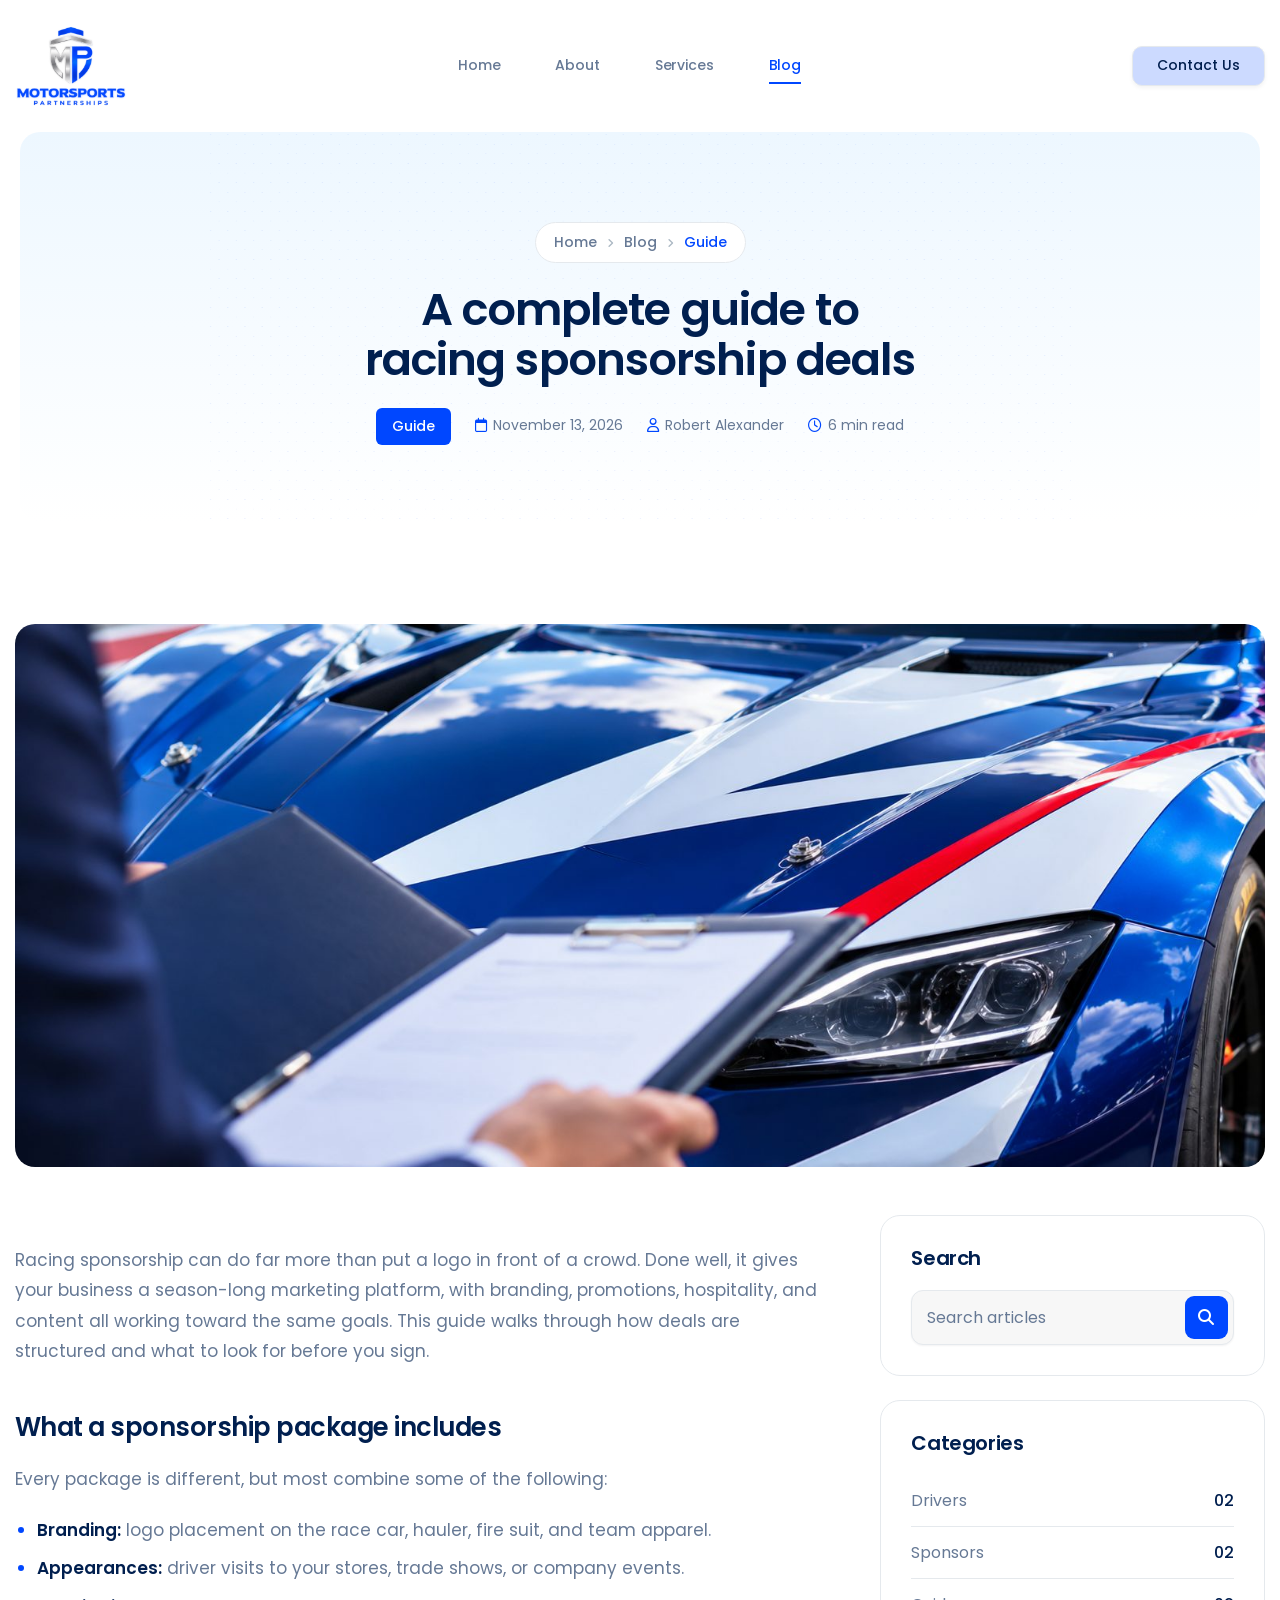
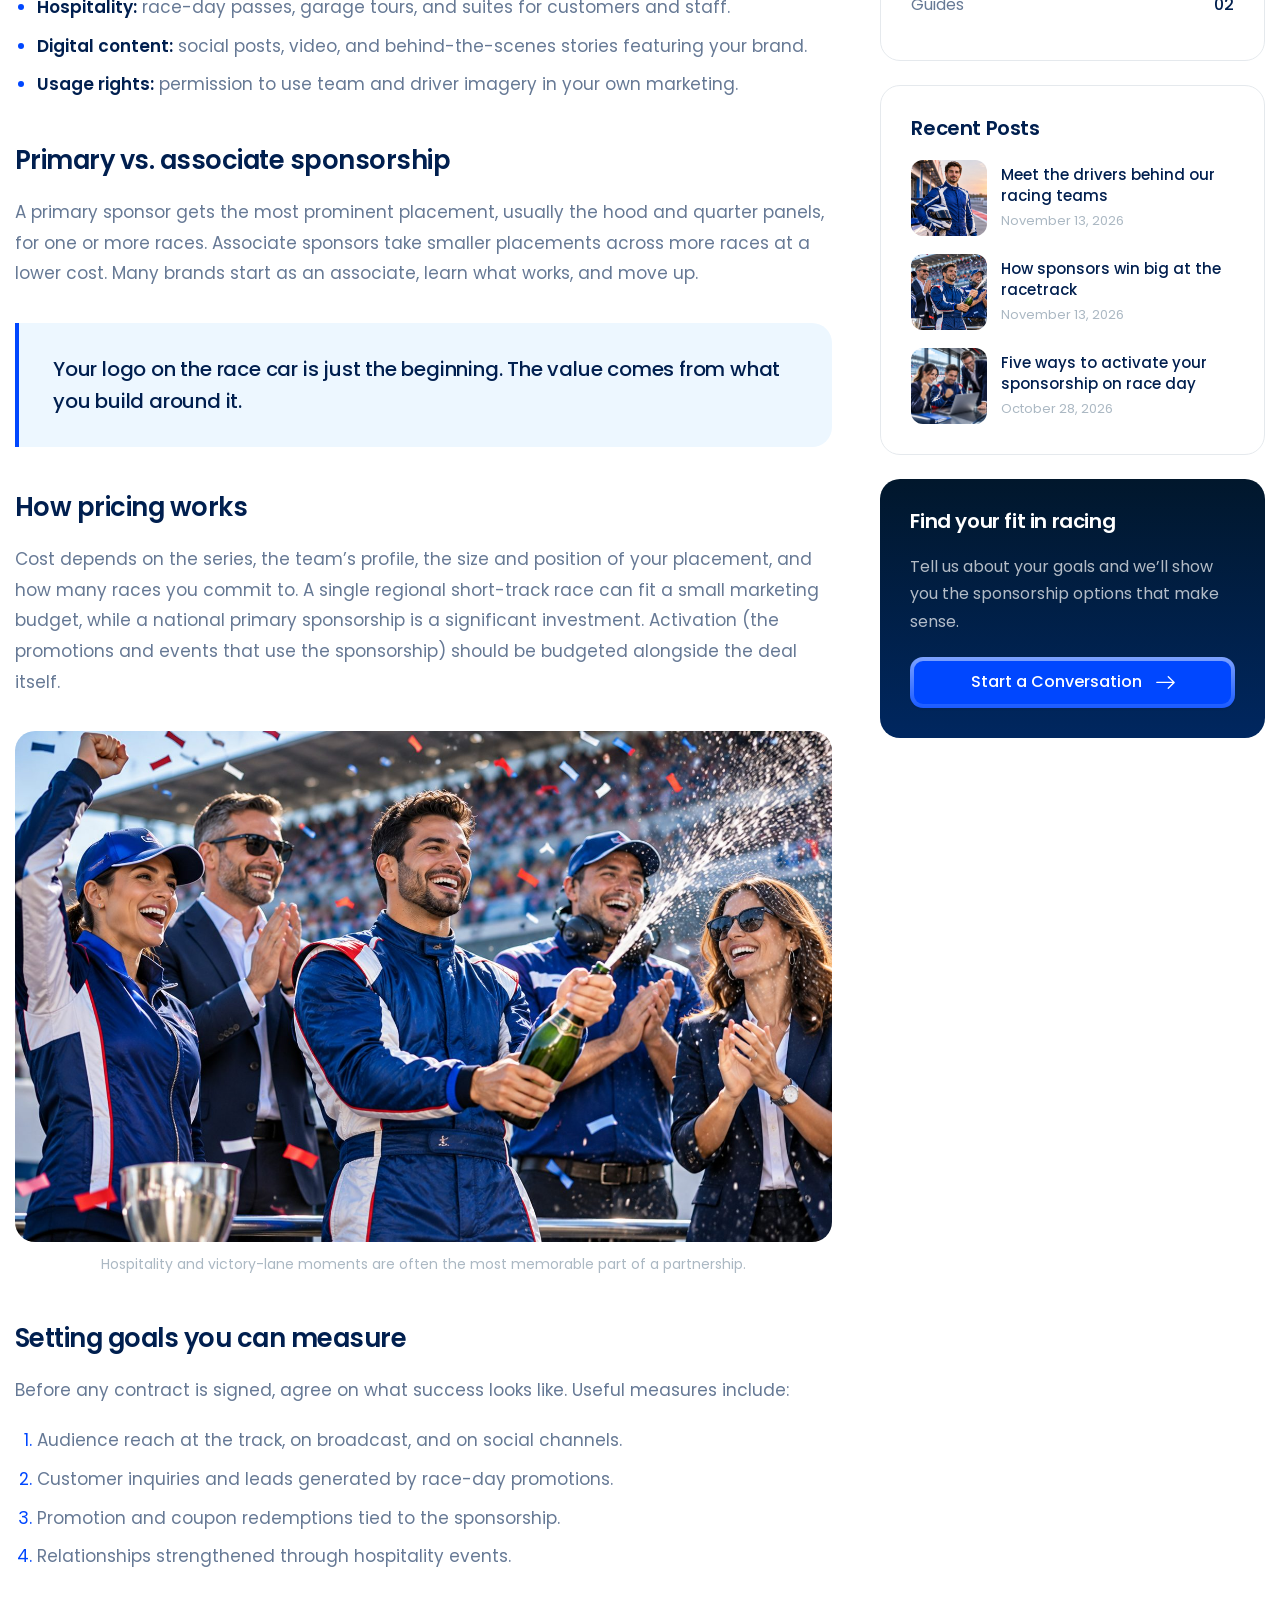
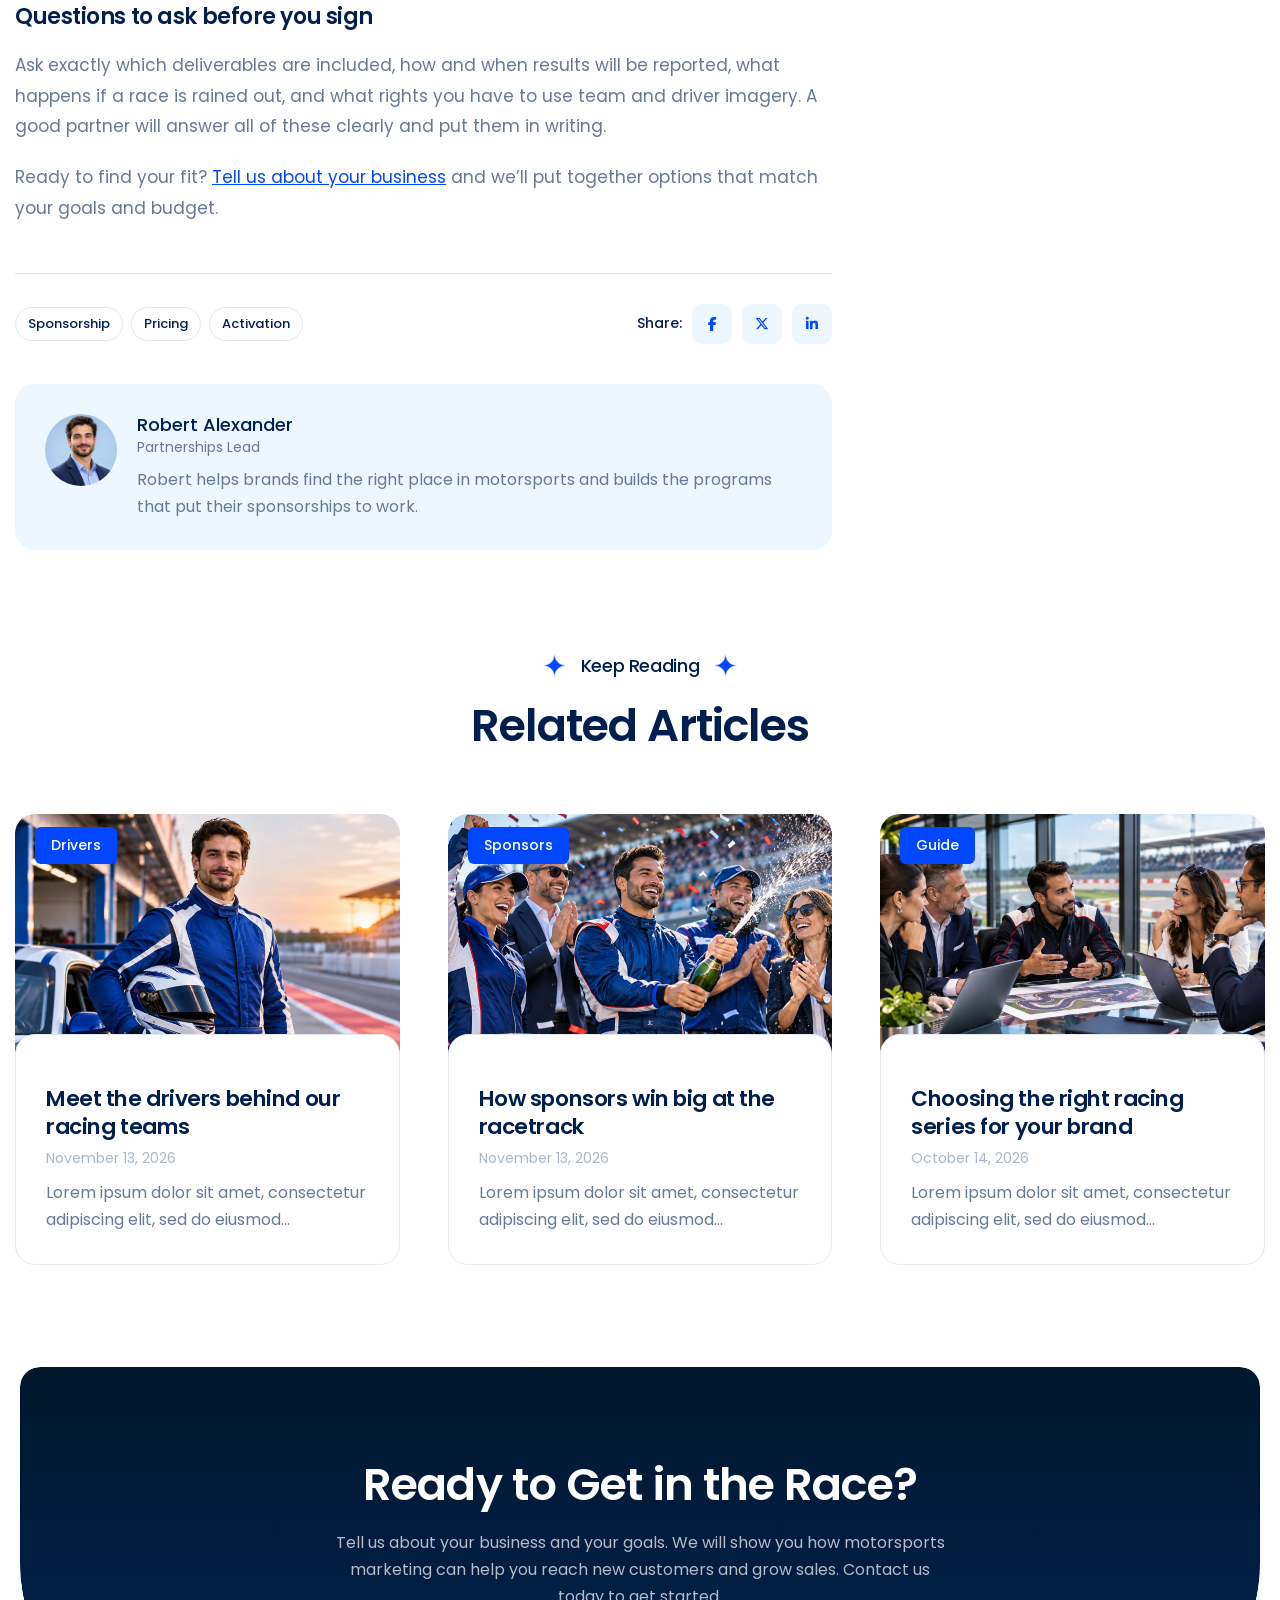
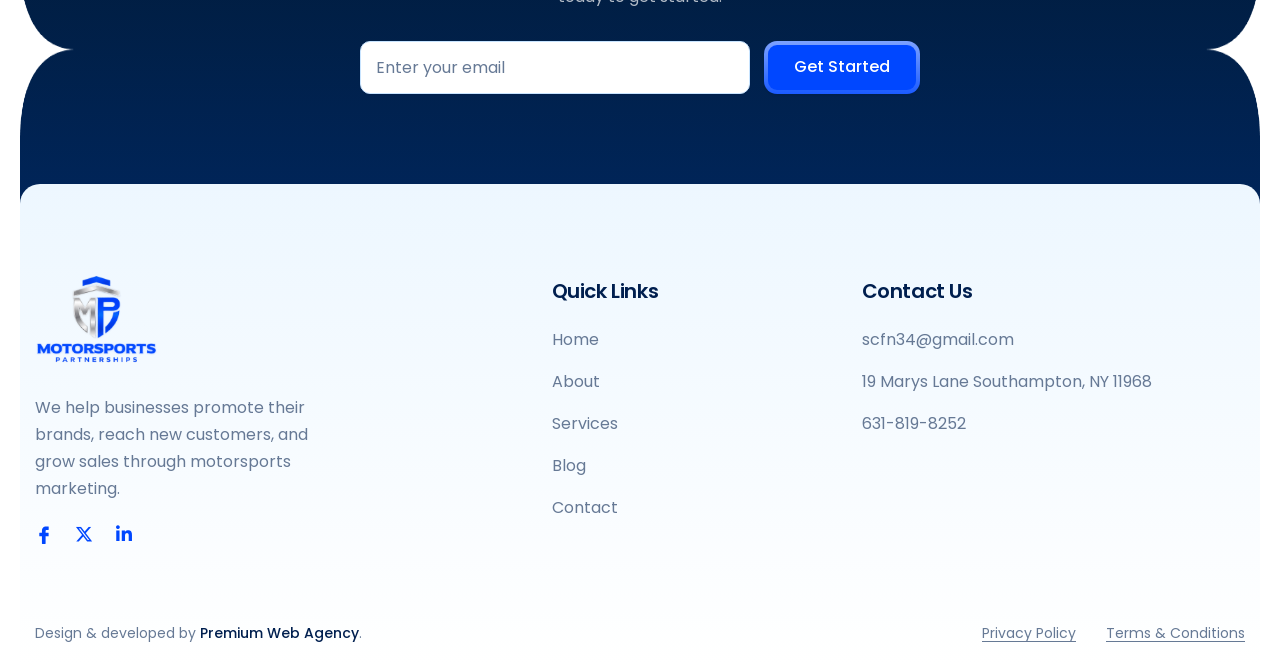
<file: blog-single.html>
<!doctype html>
<html lang="en">
<head>
  <meta charset="utf-8">
  <meta name="viewport" content="width=device-width, initial-scale=1">
  <title>A Complete Guide to Racing Sponsorship Deals | Motorsports Partnerships</title>
  <meta name="description" content="What a racing sponsorship package includes, how pricing works, and how to make sure your investment delivers measurable results.">

  <link rel="preconnect" href="https://fonts.googleapis.com">
  <link rel="preconnect" href="https://fonts.gstatic.com" crossorigin>
  <link href="https://fonts.googleapis.com/css2?family=Poppins:ital,wght@0,400;0,500;0,600;0,700;1,500&display=swap" rel="stylesheet">

  <link rel="stylesheet" href="https://cdn.jsdelivr.net/npm/bootstrap@5.3.3/dist/css/bootstrap.min.css">
  <link rel="stylesheet" href="https://cdnjs.cloudflare.com/ajax/libs/font-awesome/6.5.2/css/all.min.css">
  <link rel="stylesheet" href="https://unpkg.com/aos@2.3.4/dist/aos.css">
  <link rel="stylesheet" href="assets/css/style.css?v=1.2.3">
</head>
<body class="mp-body">

<a class="mp-skip" href="#main">Skip to content</a>

<!-- ============================== HEADER ============================== -->
<header class="mp-header" id="mpHeader">
  <nav class="navbar navbar-expand-lg">
    <div class="mp-container d-flex flex-wrap align-items-center justify-content-between">
      <a class="mp-logo" href="index.html" aria-label="Motorsports Partnerships home"><img src="assets/img/logo.png?v=2" alt="Motorsports Partnerships" width="704" height="515"></a>

      <button class="navbar-toggler mp-toggler" type="button" data-bs-toggle="collapse" data-bs-target="#mpMenu"
              aria-controls="mpMenu" aria-expanded="false" aria-label="Toggle navigation">
        <span class="navbar-toggler-icon"></span>
      </button>

      <div class="collapse navbar-collapse justify-content-lg-between flex-lg-grow-0 w-lg-auto" id="mpMenu">
        <ul class="navbar-nav mp-nav mx-lg-auto" id="mpNav">
          <li class="nav-item"><a class="nav-link" href="index.html">Home</a></li>
          <li class="nav-item"><a class="nav-link" href="about.html">About</a></li>
          <li class="nav-item"><a class="nav-link" href="services.html">Services</a></li>
          <li class="nav-item"><a class="nav-link active" href="blog.html" aria-current="page">Blog</a></li>
        </ul>
        <a class="mp-header-cta d-lg-none" href="contact.html">Contact Us</a>
      </div>

      <a class="mp-header-cta d-none d-lg-inline-flex" href="contact.html">Contact Us</a>
    </div>
  </nav>
</header>

<main id="main">
<!-- ============================== PAGE HERO ============================== -->
  <section class="mp-page-hero">
    <div class="mp-container">
      <ol class="mp-crumbs" data-aos="fade-up">
        <li><a href="index.html">Home</a></li>
        <li><a href="blog.html">Blog</a></li>
        <li><span aria-current="page">Guide</span></li>
      </ol>
      <h1 class="mp-h1 mp-page-hero__title" style="font-size: var(--mp-fs-h2)" data-aos="fade-up" data-aos-delay="100">A complete guide to racing sponsorship deals</h1>
      <div class="mp-article__meta justify-content-center mt-4" data-aos="fade-up" data-aos-delay="200">
        <span class="mp-post__tag">Guide</span>
        <span><i class="fa-regular fa-calendar" aria-hidden="true"></i><time datetime="2026-11-13">November 13, 2026</time></span>
        <span><i class="fa-regular fa-user" aria-hidden="true"></i>Robert Alexander</span>
        <span><i class="fa-regular fa-clock" aria-hidden="true"></i>6 min read</span>
      </div>
    </div>
  </section>

  <!-- ============================== ARTICLE ============================== -->
  <section class="mp-section mp-article" id="article">
    <div class="mp-container">
      <div class="mp-article__cover" data-aos="zoom-in-up">
        <img src="assets/img/blog-3.jpg" alt="Sponsorship deal paperwork next to a branded race car" width="1290" height="560">
      </div>

      <div class="row g-4 g-lg-5 mt-0">
        <div class="col-lg-8">
          <div class="mp-prose" data-aos="fade-up">
            <p>Racing sponsorship can do far more than put a logo in front of a crowd. Done well, it gives your business a season-long marketing platform, with branding, promotions, hospitality, and content all working toward the same goals. This guide walks through how deals are structured and what to look for before you sign.</p>

            <h2>What a sponsorship package includes</h2>
            <p>Every package is different, but most combine some of the following:</p>
            <ul>
              <li><strong>Branding:</strong> logo placement on the race car, hauler, fire suit, and team apparel.</li>
              <li><strong>Appearances:</strong> driver visits to your stores, trade shows, or company events.</li>
              <li><strong>Hospitality:</strong> race-day passes, garage tours, and suites for customers and staff.</li>
              <li><strong>Digital content:</strong> social posts, video, and behind-the-scenes stories featuring your brand.</li>
              <li><strong>Usage rights:</strong> permission to use team and driver imagery in your own marketing.</li>
            </ul>

            <h2>Primary vs. associate sponsorship</h2>
            <p>A primary sponsor gets the most prominent placement, usually the hood and quarter panels, for one or more races. Associate sponsors take smaller placements across more races at a lower cost. Many brands start as an associate, learn what works, and move up.</p>

            <blockquote>Your logo on the race car is just the beginning. The value comes from what you build around it.</blockquote>

            <h2>How pricing works</h2>
            <p>Cost depends on the series, the team’s profile, the size and position of your placement, and how many races you commit to. A single regional short-track race can fit a small marketing budget, while a national primary sponsorship is a significant investment. Activation (the promotions and events that use the sponsorship) should be budgeted alongside the deal itself.</p>

            <figure>
              <img src="assets/img/blog-2.jpg" alt="Race team and sponsors celebrating with champagne" width="800" height="460" loading="lazy">
              <figcaption>Hospitality and victory-lane moments are often the most memorable part of a partnership.</figcaption>
            </figure>

            <h2>Setting goals you can measure</h2>
            <p>Before any contract is signed, agree on what success looks like. Useful measures include:</p>
            <ol>
              <li>Audience reach at the track, on broadcast, and on social channels.</li>
              <li>Customer inquiries and leads generated by race-day promotions.</li>
              <li>Promotion and coupon redemptions tied to the sponsorship.</li>
              <li>Relationships strengthened through hospitality events.</li>
            </ol>

            <h3>Questions to ask before you sign</h3>
            <p>Ask exactly which deliverables are included, how and when results will be reported, what happens if a race is rained out, and what rights you have to use team and driver imagery. A good partner will answer all of these clearly and put them in writing.</p>

            <p>Ready to find your fit? <a href="contact.html">Tell us about your business</a> and we’ll put together options that match your goals and budget.</p>
          </div>

          <div class="mp-article__footer">
            <ul class="mp-tags"><li>Sponsorship</li><li>Pricing</li><li>Activation</li></ul>
            <div class="mp-share">
              Share:
              <a href="#" aria-label="Share on Facebook"><i class="fa-brands fa-facebook-f" aria-hidden="true"></i></a>
              <a href="#" aria-label="Share on X"><i class="fa-brands fa-x-twitter" aria-hidden="true"></i></a>
              <a href="#" aria-label="Share on LinkedIn"><i class="fa-brands fa-linkedin-in" aria-hidden="true"></i></a>
            </div>
          </div>

          <div class="mp-author-box">
            <img src="assets/img/testimonial-author.jpg" alt="Robert Alexander" width="72" height="72">
            <div>
              <p class="mp-testi__name">Robert Alexander</p>
              <p class="mp-testi__role mb-2">Partnerships Lead</p>
              <p class="mp-text">Robert helps brands find the right place in motorsports and builds the programs that put their sponsorships to work.</p>
            </div>
          </div>
        </div>

        <!-- Sidebar -->
        <div class="col-lg-4">
          <aside class="mp-sidebar">
            <div class="mp-widget">
              <h2 class="mp-widget__title">Search</h2>
              <form class="mp-search" role="search" action="blog.html">
                <label class="visually-hidden" for="mpSearch">Search the blog</label>
                <input class="mp-input" id="mpSearch" type="search" name="s" placeholder="Search articles">
                <button type="submit" aria-label="Search"><i class="fa-solid fa-magnifying-glass" aria-hidden="true"></i></button>
              </form>
            </div>

            <div class="mp-widget">
              <h2 class="mp-widget__title">Categories</h2>
              <ul class="mp-cat-list">
                <li><a href="blog.html">Drivers <span>02</span></a></li>
                <li><a href="blog.html">Sponsors <span>02</span></a></li>
                <li><a href="blog.html">Guides <span>02</span></a></li>
              </ul>
            </div>

            <div class="mp-widget">
              <h2 class="mp-widget__title">Recent Posts</h2>
              <a class="mp-mini-post" href="blog-single.html">
                <img src="assets/img/blog-1.jpg" alt="" width="76" height="76" loading="lazy">
                <span><strong>Meet the drivers behind our racing teams</strong><time datetime="2026-11-13">November 13, 2026</time></span>
              </a>
              <a class="mp-mini-post" href="blog-single.html">
                <img src="assets/img/blog-2.jpg" alt="" width="76" height="76" loading="lazy">
                <span><strong>How sponsors win big at the racetrack</strong><time datetime="2026-11-13">November 13, 2026</time></span>
              </a>
              <a class="mp-mini-post" href="blog-single.html">
                <img src="assets/img/testimonial.jpg" alt="" width="76" height="76" loading="lazy">
                <span><strong>Five ways to activate your sponsorship on race day</strong><time datetime="2026-10-28">October 28, 2026</time></span>
              </a>
            </div>

            <div class="mp-widget mp-widget--cta">
              <h2 class="mp-widget__title">Find your fit in racing</h2>
              <p class="mp-text">Tell us about your goals and we’ll show you the sponsorship options that make sense.</p>
              <a class="mp-btn mp-btn--sm" href="contact.html">Start a Conversation <img src="assets/img/icon-arrow.svg" alt="" width="19" height="19"></a>
            </div>
          </aside>
        </div>
      </div>
    </div>
  </section>

  <!-- ============================== RELATED ============================== -->
  <section class="mp-section mp-blog" aria-labelledby="mpRelated">
    <div class="mp-container">
      <div class="mp-section-head text-center" data-aos="fade-up">
        <span class="mp-eyebrow"><img src="assets/img/sparkle.png" alt="" width="25" height="25">Keep Reading<img src="assets/img/sparkle.png" alt="" width="25" height="25"></span>
        <h2 class="mp-h2" id="mpRelated">Related Articles</h2>
      </div>
      <div class="row g-4 g-xl-5">
        <div class="col-md-6 col-lg-4" data-aos="fade-up" data-aos-delay="0">
          <article class="mp-post">
            <a class="mp-post__media" href="blog-single.html">
              <span class="mp-post__tag">Drivers</span>
              <img src="assets/img/blog-1.jpg" alt="Race driver in a blue race suit holding a helmet on pit lane" width="397" height="260" loading="lazy">
            </a>
            <div class="mp-post__body">
              <h3 class="mp-h3 mp-post__title"><a href="blog-single.html">Meet the drivers behind our racing teams</a></h3>
              <time class="mp-post__date" datetime="2026-11-13">November 13, 2026</time>
              <p class="mp-text">Lorem ipsum dolor sit amet, consectetur adipiscing elit, sed do eiusmod…</p>
            </div>
          </article>
        </div>
        <div class="col-md-6 col-lg-4" data-aos="fade-up" data-aos-delay="100">
          <article class="mp-post">
            <a class="mp-post__media" href="blog-single.html">
              <span class="mp-post__tag">Sponsors</span>
              <img src="assets/img/blog-2.jpg" alt="Race team and sponsors celebrating with champagne" width="397" height="260" loading="lazy">
            </a>
            <div class="mp-post__body">
              <h3 class="mp-h3 mp-post__title"><a href="blog-single.html">How sponsors win big at the racetrack</a></h3>
              <time class="mp-post__date" datetime="2026-11-13">November 13, 2026</time>
              <p class="mp-text">Lorem ipsum dolor sit amet, consectetur adipiscing elit, sed do eiusmod…</p>
            </div>
          </article>
        </div>
        <div class="col-md-6 col-lg-4" data-aos="fade-up" data-aos-delay="200">
          <article class="mp-post">
            <a class="mp-post__media" href="blog-single.html">
              <span class="mp-post__tag">Guide</span>
              <img src="assets/img/about-meeting.jpg" alt="Sponsors and a race driver meeting overlooking the track" width="397" height="260" loading="lazy">
            </a>
            <div class="mp-post__body">
              <h3 class="mp-h3 mp-post__title"><a href="blog-single.html">Choosing the right racing series for your brand</a></h3>
              <time class="mp-post__date" datetime="2026-10-14">October 14, 2026</time>
              <p class="mp-text">Lorem ipsum dolor sit amet, consectetur adipiscing elit, sed do eiusmod…</p>
            </div>
          </article>
        </div>
      </div>
    </div>
  </section>
</main>

<!-- ============================== CTA ============================== -->
<section class="mp-cta" aria-labelledby="mpCtaTitle">
  <div class="mp-container" data-aos="fade-up">
    <h2 class="mp-h2" id="mpCtaTitle">Ready to Get in the Race?</h2>
    <p class="mp-text mp-cta__text">Tell us about your business and your goals. We will show you how motorsports marketing can help you reach new customers and grow sales. Contact us today to get started.</p>
    <form class="mp-cta__form" id="mpCtaForm" novalidate>
      <label class="visually-hidden" for="mpCtaEmail">Email address</label>
      <input class="mp-input" id="mpCtaEmail" type="email" name="email" placeholder="Enter your email" autocomplete="email" required>
      <button class="mp-btn mp-btn--sm" type="submit">Get Started</button>
    </form>
  </div>
</section>

<!-- ============================== FOOTER ============================== -->
<footer class="mp-footer">
  <div class="mp-container">
    <div class="row g-5 justify-content-between">
      <div class="col-md-12 col-lg-4">
        <a class="mp-logo mp-logo--footer" href="index.html" aria-label="Motorsports Partnerships home"><img src="assets/img/logo.png?v=2" alt="Motorsports Partnerships" width="704" height="515"></a>
        <p class="mp-text mp-footer__about">We help businesses promote their brands, reach new customers, and grow sales through motorsports marketing.</p>
        <ul class="mp-social">
          <li><a href="#" aria-label="Facebook"><img src="assets/img/icon-facebook.svg" alt="" width="18" height="18"></a></li>
          <li><a href="#" aria-label="X (Twitter)"><i class="fa-brands fa-x-twitter" aria-hidden="true"></i></a></li>
          <li><a href="#" aria-label="LinkedIn"><i class="fa-brands fa-linkedin-in" aria-hidden="true"></i></a></li>
        </ul>
      </div>
      <div class="col-6 col-md-4 col-lg-2">
        <h3 class="mp-footer__title">Quick Links</h3>
        <ul class="mp-footer__links">
          <li><a href="index.html">Home</a></li>
          <li><a href="about.html">About</a></li>
          <li><a href="services.html">Services</a></li>
          <li><a href="blog.html">Blog</a></li>
          <li><a href="contact.html">Contact</a></li>
        </ul>
      </div>
      <div class="col-12 col-md-8 col-lg-4">
        <h3 class="mp-footer__title">Contact Us</h3>
        <ul class="mp-footer__links">
          <li><a href="mailto:scfn34@gmail.com">scfn34@gmail.com</a></li>
          <li><a href="https://maps.google.com/?q=19+Marys+Lane+Southampton+NY+11968" target="_blank" rel="noopener">19 Marys Lane Southampton, NY 11968</a></li>
          <li><a href="tel:6318198252">631-819-8252</a></li>
        </ul>
      </div>
    </div>

    <div class="mp-footer__bottom">
      <p>Design &amp; developed by <a href="https://premiumwebagency.com/" target="_blank" rel="noopener">Premium Web Agency</a>.</p>
      <div class="mp-footer__legal">
        <a href="#">Privacy Policy</a>
        <a href="#">Terms &amp; Conditions</a>
      </div>
    </div>
  </div>
</footer>

<button class="mp-top" id="mpTop" type="button" aria-label="Back to top"><i class="fa-solid fa-arrow-up" aria-hidden="true"></i></button>

<script src="https://cdn.jsdelivr.net/npm/bootstrap@5.3.3/dist/js/bootstrap.bundle.min.js"></script>
<script src="https://unpkg.com/aos@2.3.4/dist/aos.js"></script>
<script src="assets/js/main.js?v=1.2.3"></script>
</body>
</html>
</file>
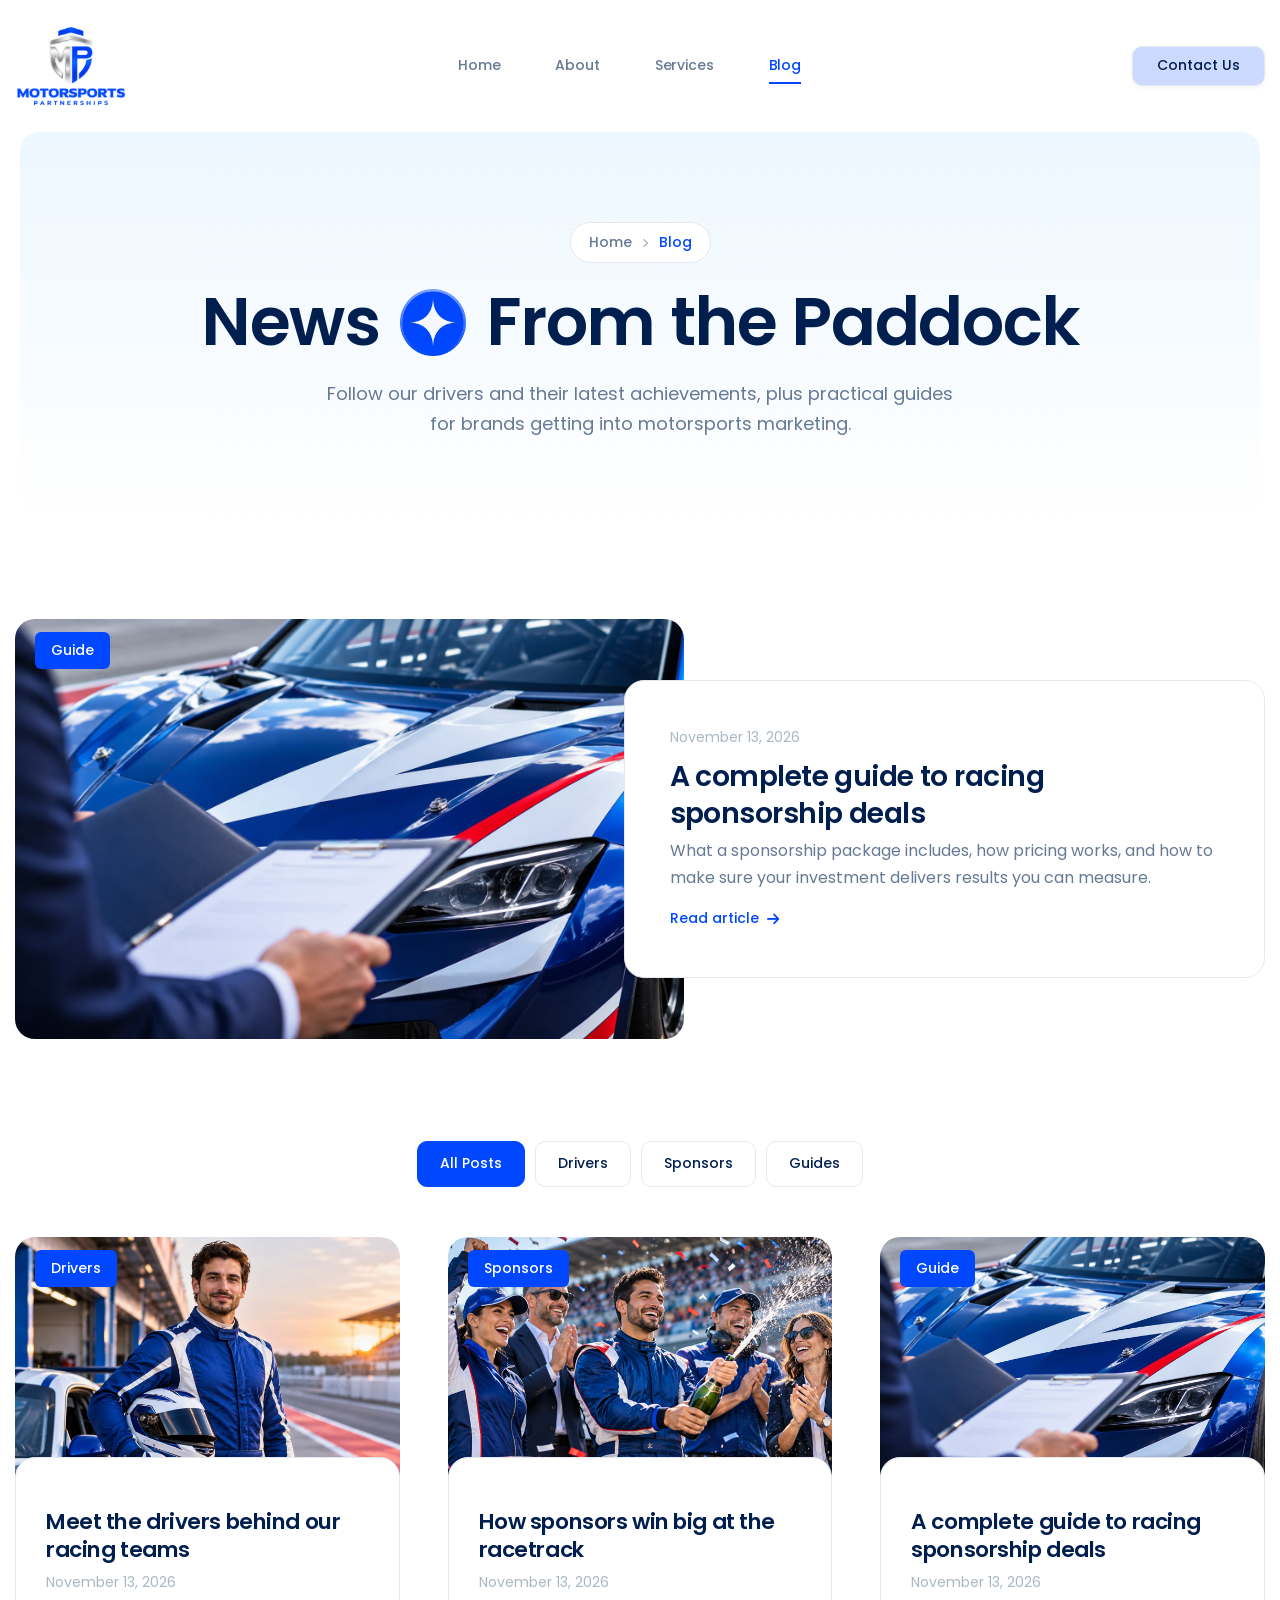
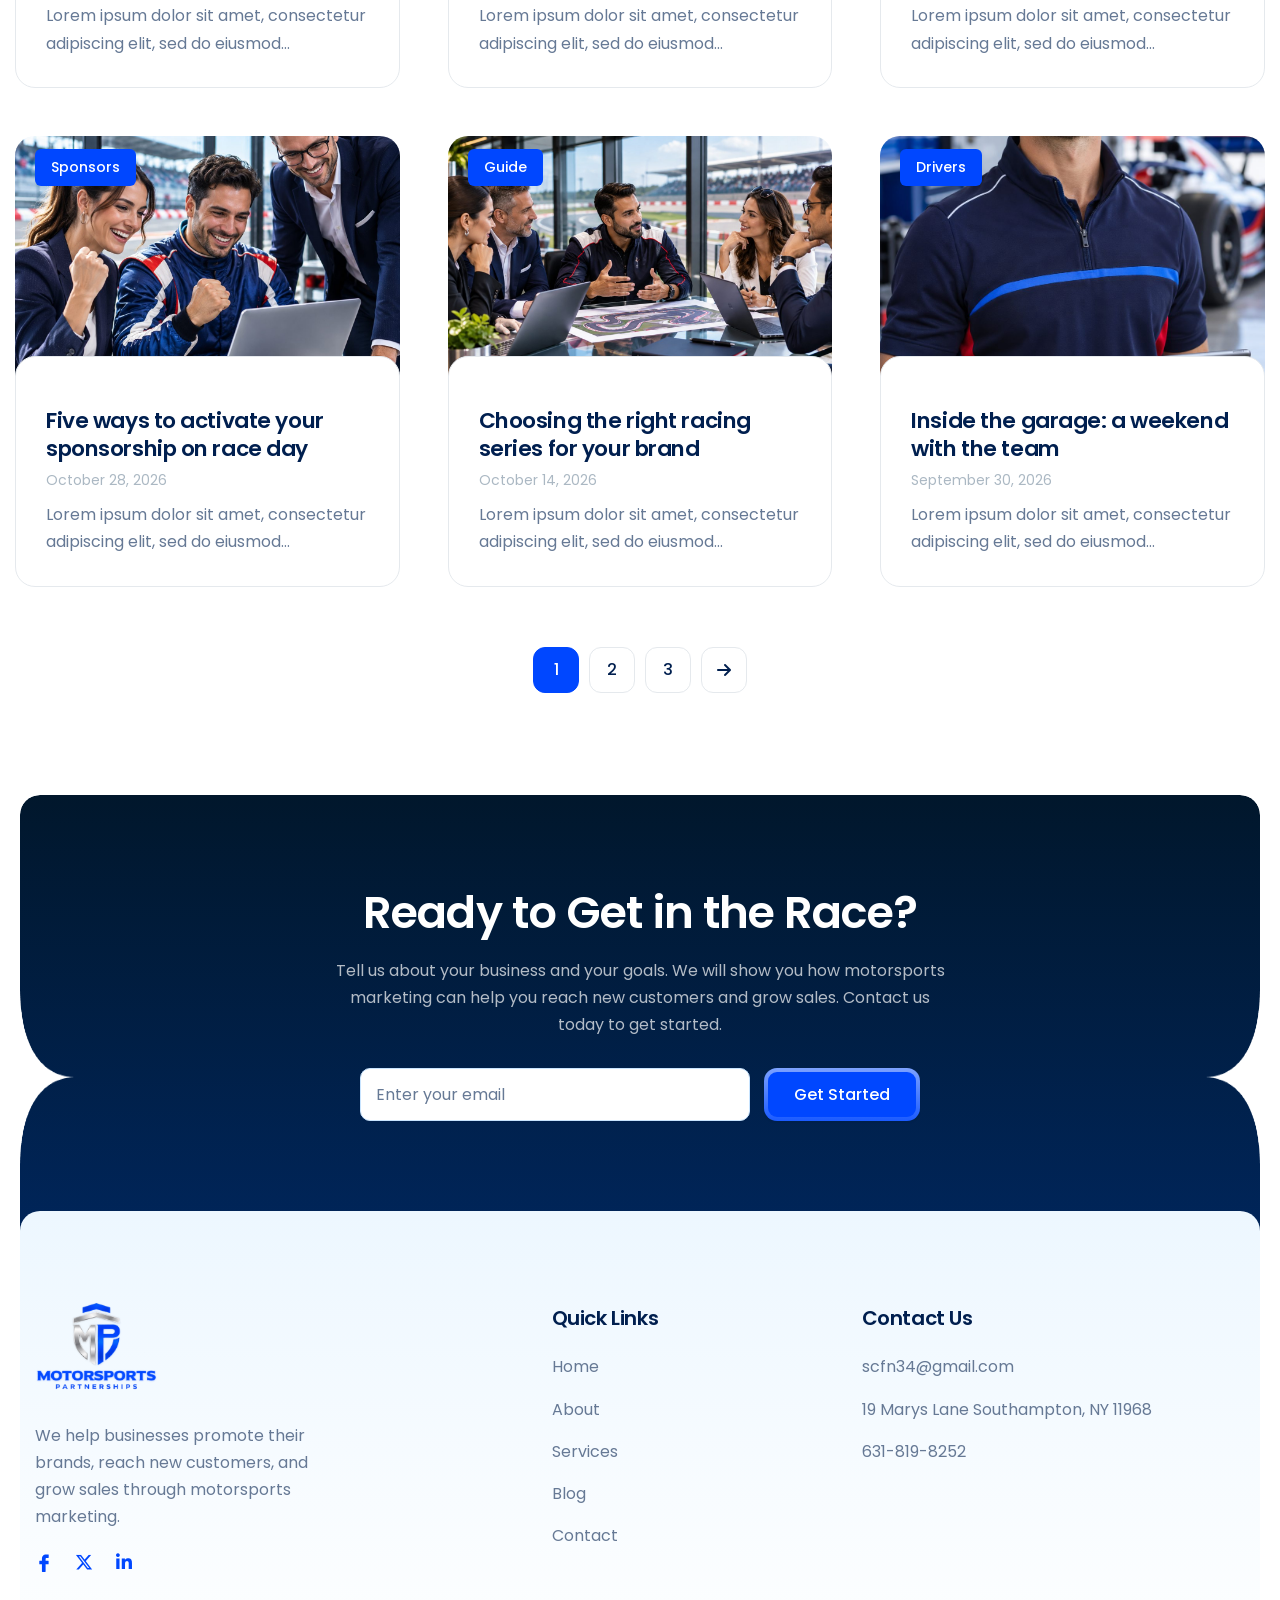
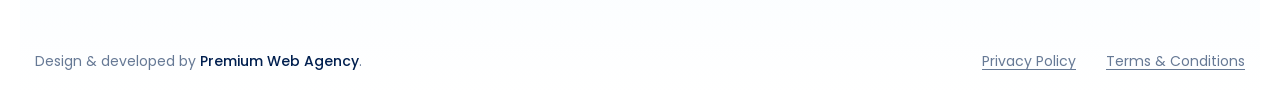
<file: blog.html>
<!doctype html>
<html lang="en">
<head>
  <meta charset="utf-8">
  <meta name="viewport" content="width=device-width, initial-scale=1">
  <title>Blog | Motorsports Partnerships</title>
  <meta name="description" content="Driver stories, sponsor wins, and practical guides to motorsports marketing and racing sponsorship deals.">

  <link rel="preconnect" href="https://fonts.googleapis.com">
  <link rel="preconnect" href="https://fonts.gstatic.com" crossorigin>
  <link href="https://fonts.googleapis.com/css2?family=Poppins:ital,wght@0,400;0,500;0,600;0,700;1,500&display=swap" rel="stylesheet">

  <link rel="stylesheet" href="https://cdn.jsdelivr.net/npm/bootstrap@5.3.3/dist/css/bootstrap.min.css">
  <link rel="stylesheet" href="https://cdnjs.cloudflare.com/ajax/libs/font-awesome/6.5.2/css/all.min.css">
  <link rel="stylesheet" href="https://unpkg.com/aos@2.3.4/dist/aos.css">
  <link rel="stylesheet" href="assets/css/style.css?v=1.2.3">
</head>
<body class="mp-body">

<a class="mp-skip" href="#main">Skip to content</a>

<!-- ============================== HEADER ============================== -->
<header class="mp-header" id="mpHeader">
  <nav class="navbar navbar-expand-lg">
    <div class="mp-container d-flex flex-wrap align-items-center justify-content-between">
      <a class="mp-logo" href="index.html" aria-label="Motorsports Partnerships home"><img src="assets/img/logo.png?v=2" alt="Motorsports Partnerships" width="704" height="515"></a>

      <button class="navbar-toggler mp-toggler" type="button" data-bs-toggle="collapse" data-bs-target="#mpMenu"
              aria-controls="mpMenu" aria-expanded="false" aria-label="Toggle navigation">
        <span class="navbar-toggler-icon"></span>
      </button>

      <div class="collapse navbar-collapse justify-content-lg-between flex-lg-grow-0 w-lg-auto" id="mpMenu">
        <ul class="navbar-nav mp-nav mx-lg-auto" id="mpNav">
          <li class="nav-item"><a class="nav-link" href="index.html">Home</a></li>
          <li class="nav-item"><a class="nav-link" href="about.html">About</a></li>
          <li class="nav-item"><a class="nav-link" href="services.html">Services</a></li>
          <li class="nav-item"><a class="nav-link active" href="blog.html" aria-current="page">Blog</a></li>
        </ul>
        <a class="mp-header-cta d-lg-none" href="contact.html">Contact Us</a>
      </div>

      <a class="mp-header-cta d-none d-lg-inline-flex" href="contact.html">Contact Us</a>
    </div>
  </nav>
</header>

<main id="main">
<!-- ============================== PAGE HERO ============================== -->
  <section class="mp-page-hero">
    <div class="mp-container">
      <ol class="mp-crumbs" data-aos="fade-up">
        <li><a href="index.html">Home</a></li>
        <li><span aria-current="page">Blog</span></li>
      </ol>
      <h1 class="mp-h1 mp-page-hero__title" data-aos="fade-up" data-aos-delay="100">
        News <img class="mp-star" src="assets/img/star-circle.png" alt="" width="90" height="90"> From the Paddock
      </h1>
      <p class="mp-page-hero__sub" data-aos="fade-up" data-aos-delay="200">Follow our drivers and their latest achievements, plus practical guides for brands getting into motorsports marketing.</p>
    </div>
  </section>

  <!-- ============================== FEATURED ============================== -->
  <section class="mp-section mp-blog-featured" aria-label="Featured post">
    <div class="mp-container" data-aos="fade-up">
      <article class="mp-post mp-post--featured">
        <a class="mp-post__media" href="blog-single.html">
          <span class="mp-post__tag">Guide</span>
          <img src="assets/img/blog-3.jpg" alt="Sponsorship deal paperwork next to a branded race car" width="760" height="460">
        </a>
        <div class="mp-post__body">
          <time class="mp-post__date" datetime="2026-11-13">November 13, 2026</time>
          <h2 class="mp-h3 mp-post__title"><a href="blog-single.html">A complete guide to racing sponsorship deals</a></h2>
          <p class="mp-text">What a sponsorship package includes, how pricing works, and how to make sure your investment delivers results you can measure.</p>
          <a class="mp-link-arrow" href="blog-single.html">Read article <i class="fa-solid fa-arrow-right" aria-hidden="true"></i></a>
        </div>
      </article>
    </div>
  </section>

  <!-- ============================== POSTS ============================== -->
  <section class="mp-section mp-blog" id="posts">
    <div class="mp-container">
      <div class="mp-filter" data-mp-filter role="group" aria-label="Filter posts by category" data-aos="fade-up">
        <button class="mp-filter__btn is-active" type="button" data-filter="all" aria-pressed="true">All Posts</button>
        <button class="mp-filter__btn" type="button" data-filter="drivers" aria-pressed="false">Drivers</button>
        <button class="mp-filter__btn" type="button" data-filter="sponsors" aria-pressed="false">Sponsors</button>
        <button class="mp-filter__btn" type="button" data-filter="guide" aria-pressed="false">Guides</button>
      </div>

      <div class="row g-4 g-xl-5">
        <div class="col-md-6 col-lg-4 mp-post-col" data-cat="drivers" data-aos="fade-up" data-aos-delay="0">
          <article class="mp-post">
            <a class="mp-post__media" href="blog-single.html">
              <span class="mp-post__tag">Drivers</span>
              <img src="assets/img/blog-1.jpg" alt="Race driver in a blue race suit holding a helmet on pit lane" width="397" height="260" loading="lazy">
            </a>
            <div class="mp-post__body">
              <h3 class="mp-h3 mp-post__title"><a href="blog-single.html">Meet the drivers behind our racing teams</a></h3>
              <time class="mp-post__date" datetime="2026-11-13">November 13, 2026</time>
              <p class="mp-text">Lorem ipsum dolor sit amet, consectetur adipiscing elit, sed do eiusmod…</p>
            </div>
          </article>
        </div>
        <div class="col-md-6 col-lg-4 mp-post-col" data-cat="sponsors" data-aos="fade-up" data-aos-delay="100">
          <article class="mp-post">
            <a class="mp-post__media" href="blog-single.html">
              <span class="mp-post__tag">Sponsors</span>
              <img src="assets/img/blog-2.jpg" alt="Race team and sponsors celebrating with champagne" width="397" height="260" loading="lazy">
            </a>
            <div class="mp-post__body">
              <h3 class="mp-h3 mp-post__title"><a href="blog-single.html">How sponsors win big at the racetrack</a></h3>
              <time class="mp-post__date" datetime="2026-11-13">November 13, 2026</time>
              <p class="mp-text">Lorem ipsum dolor sit amet, consectetur adipiscing elit, sed do eiusmod…</p>
            </div>
          </article>
        </div>
        <div class="col-md-6 col-lg-4 mp-post-col" data-cat="guide" data-aos="fade-up" data-aos-delay="200">
          <article class="mp-post">
            <a class="mp-post__media" href="blog-single.html">
              <span class="mp-post__tag">Guide</span>
              <img src="assets/img/blog-3.jpg" alt="Sponsorship deal paperwork next to a branded race car" width="397" height="260" loading="lazy">
            </a>
            <div class="mp-post__body">
              <h3 class="mp-h3 mp-post__title"><a href="blog-single.html">A complete guide to racing sponsorship deals</a></h3>
              <time class="mp-post__date" datetime="2026-11-13">November 13, 2026</time>
              <p class="mp-text">Lorem ipsum dolor sit amet, consectetur adipiscing elit, sed do eiusmod…</p>
            </div>
          </article>
        </div>
        <div class="col-md-6 col-lg-4 mp-post-col" data-cat="sponsors" data-aos="fade-up" data-aos-delay="0">
          <article class="mp-post">
            <a class="mp-post__media" href="blog-single.html">
              <span class="mp-post__tag">Sponsors</span>
              <img src="assets/img/testimonial.jpg" alt="Sponsor team and driver reviewing results on a laptop" width="397" height="260" loading="lazy">
            </a>
            <div class="mp-post__body">
              <h3 class="mp-h3 mp-post__title"><a href="blog-single.html">Five ways to activate your sponsorship on race day</a></h3>
              <time class="mp-post__date" datetime="2026-10-28">October 28, 2026</time>
              <p class="mp-text">Lorem ipsum dolor sit amet, consectetur adipiscing elit, sed do eiusmod…</p>
            </div>
          </article>
        </div>
        <div class="col-md-6 col-lg-4 mp-post-col" data-cat="guide" data-aos="fade-up" data-aos-delay="100">
          <article class="mp-post">
            <a class="mp-post__media" href="blog-single.html">
              <span class="mp-post__tag">Guide</span>
              <img src="assets/img/about-meeting.jpg" alt="Sponsors and a race driver meeting overlooking the track" width="397" height="260" loading="lazy">
            </a>
            <div class="mp-post__body">
              <h3 class="mp-h3 mp-post__title"><a href="blog-single.html">Choosing the right racing series for your brand</a></h3>
              <time class="mp-post__date" datetime="2026-10-14">October 14, 2026</time>
              <p class="mp-text">Lorem ipsum dolor sit amet, consectetur adipiscing elit, sed do eiusmod…</p>
            </div>
          </article>
        </div>
        <div class="col-md-6 col-lg-4 mp-post-col" data-cat="drivers" data-aos="fade-up" data-aos-delay="200">
          <article class="mp-post">
            <a class="mp-post__media" href="blog-single.html">
              <span class="mp-post__tag">Drivers</span>
              <img src="assets/img/hero-person.jpg" alt="Partnership manager holding a tablet in a race garage" width="397" height="260" loading="lazy">
            </a>
            <div class="mp-post__body">
              <h3 class="mp-h3 mp-post__title"><a href="blog-single.html">Inside the garage: a weekend with the team</a></h3>
              <time class="mp-post__date" datetime="2026-09-30">September 30, 2026</time>
              <p class="mp-text">Lorem ipsum dolor sit amet, consectetur adipiscing elit, sed do eiusmod…</p>
            </div>
          </article>
        </div>
      </div>

      <nav aria-label="Blog pages">
        <ul class="mp-pagination">
          <li><span class="is-current" aria-current="page">1</span></li>
          <li><a href="#">2</a></li>
          <li><a href="#">3</a></li>
          <li><a href="#" aria-label="Next page"><i class="fa-solid fa-arrow-right" aria-hidden="true"></i></a></li>
        </ul>
      </nav>
    </div>
  </section>
</main>

<!-- ============================== CTA ============================== -->
<section class="mp-cta" aria-labelledby="mpCtaTitle">
  <div class="mp-container" data-aos="fade-up">
    <h2 class="mp-h2" id="mpCtaTitle">Ready to Get in the Race?</h2>
    <p class="mp-text mp-cta__text">Tell us about your business and your goals. We will show you how motorsports marketing can help you reach new customers and grow sales. Contact us today to get started.</p>
    <form class="mp-cta__form" id="mpCtaForm" novalidate>
      <label class="visually-hidden" for="mpCtaEmail">Email address</label>
      <input class="mp-input" id="mpCtaEmail" type="email" name="email" placeholder="Enter your email" autocomplete="email" required>
      <button class="mp-btn mp-btn--sm" type="submit">Get Started</button>
    </form>
  </div>
</section>

<!-- ============================== FOOTER ============================== -->
<footer class="mp-footer">
  <div class="mp-container">
    <div class="row g-5 justify-content-between">
      <div class="col-md-12 col-lg-4">
        <a class="mp-logo mp-logo--footer" href="index.html" aria-label="Motorsports Partnerships home"><img src="assets/img/logo.png?v=2" alt="Motorsports Partnerships" width="704" height="515"></a>
        <p class="mp-text mp-footer__about">We help businesses promote their brands, reach new customers, and grow sales through motorsports marketing.</p>
        <ul class="mp-social">
          <li><a href="#" aria-label="Facebook"><img src="assets/img/icon-facebook.svg" alt="" width="18" height="18"></a></li>
          <li><a href="#" aria-label="X (Twitter)"><i class="fa-brands fa-x-twitter" aria-hidden="true"></i></a></li>
          <li><a href="#" aria-label="LinkedIn"><i class="fa-brands fa-linkedin-in" aria-hidden="true"></i></a></li>
        </ul>
      </div>
      <div class="col-6 col-md-4 col-lg-2">
        <h3 class="mp-footer__title">Quick Links</h3>
        <ul class="mp-footer__links">
          <li><a href="index.html">Home</a></li>
          <li><a href="about.html">About</a></li>
          <li><a href="services.html">Services</a></li>
          <li><a href="blog.html">Blog</a></li>
          <li><a href="contact.html">Contact</a></li>
        </ul>
      </div>
      <div class="col-12 col-md-8 col-lg-4">
        <h3 class="mp-footer__title">Contact Us</h3>
        <ul class="mp-footer__links">
          <li><a href="mailto:scfn34@gmail.com">scfn34@gmail.com</a></li>
          <li><a href="https://maps.google.com/?q=19+Marys+Lane+Southampton+NY+11968" target="_blank" rel="noopener">19 Marys Lane Southampton, NY 11968</a></li>
          <li><a href="tel:6318198252">631-819-8252</a></li>
        </ul>
      </div>
    </div>

    <div class="mp-footer__bottom">
      <p>Design &amp; developed by <a href="https://premiumwebagency.com/" target="_blank" rel="noopener">Premium Web Agency</a>.</p>
      <div class="mp-footer__legal">
        <a href="#">Privacy Policy</a>
        <a href="#">Terms &amp; Conditions</a>
      </div>
    </div>
  </div>
</footer>

<button class="mp-top" id="mpTop" type="button" aria-label="Back to top"><i class="fa-solid fa-arrow-up" aria-hidden="true"></i></button>

<script src="https://cdn.jsdelivr.net/npm/bootstrap@5.3.3/dist/js/bootstrap.bundle.min.js"></script>
<script src="https://unpkg.com/aos@2.3.4/dist/aos.js"></script>
<script src="assets/js/main.js?v=1.2.3"></script>
</body>
</html>
</file>
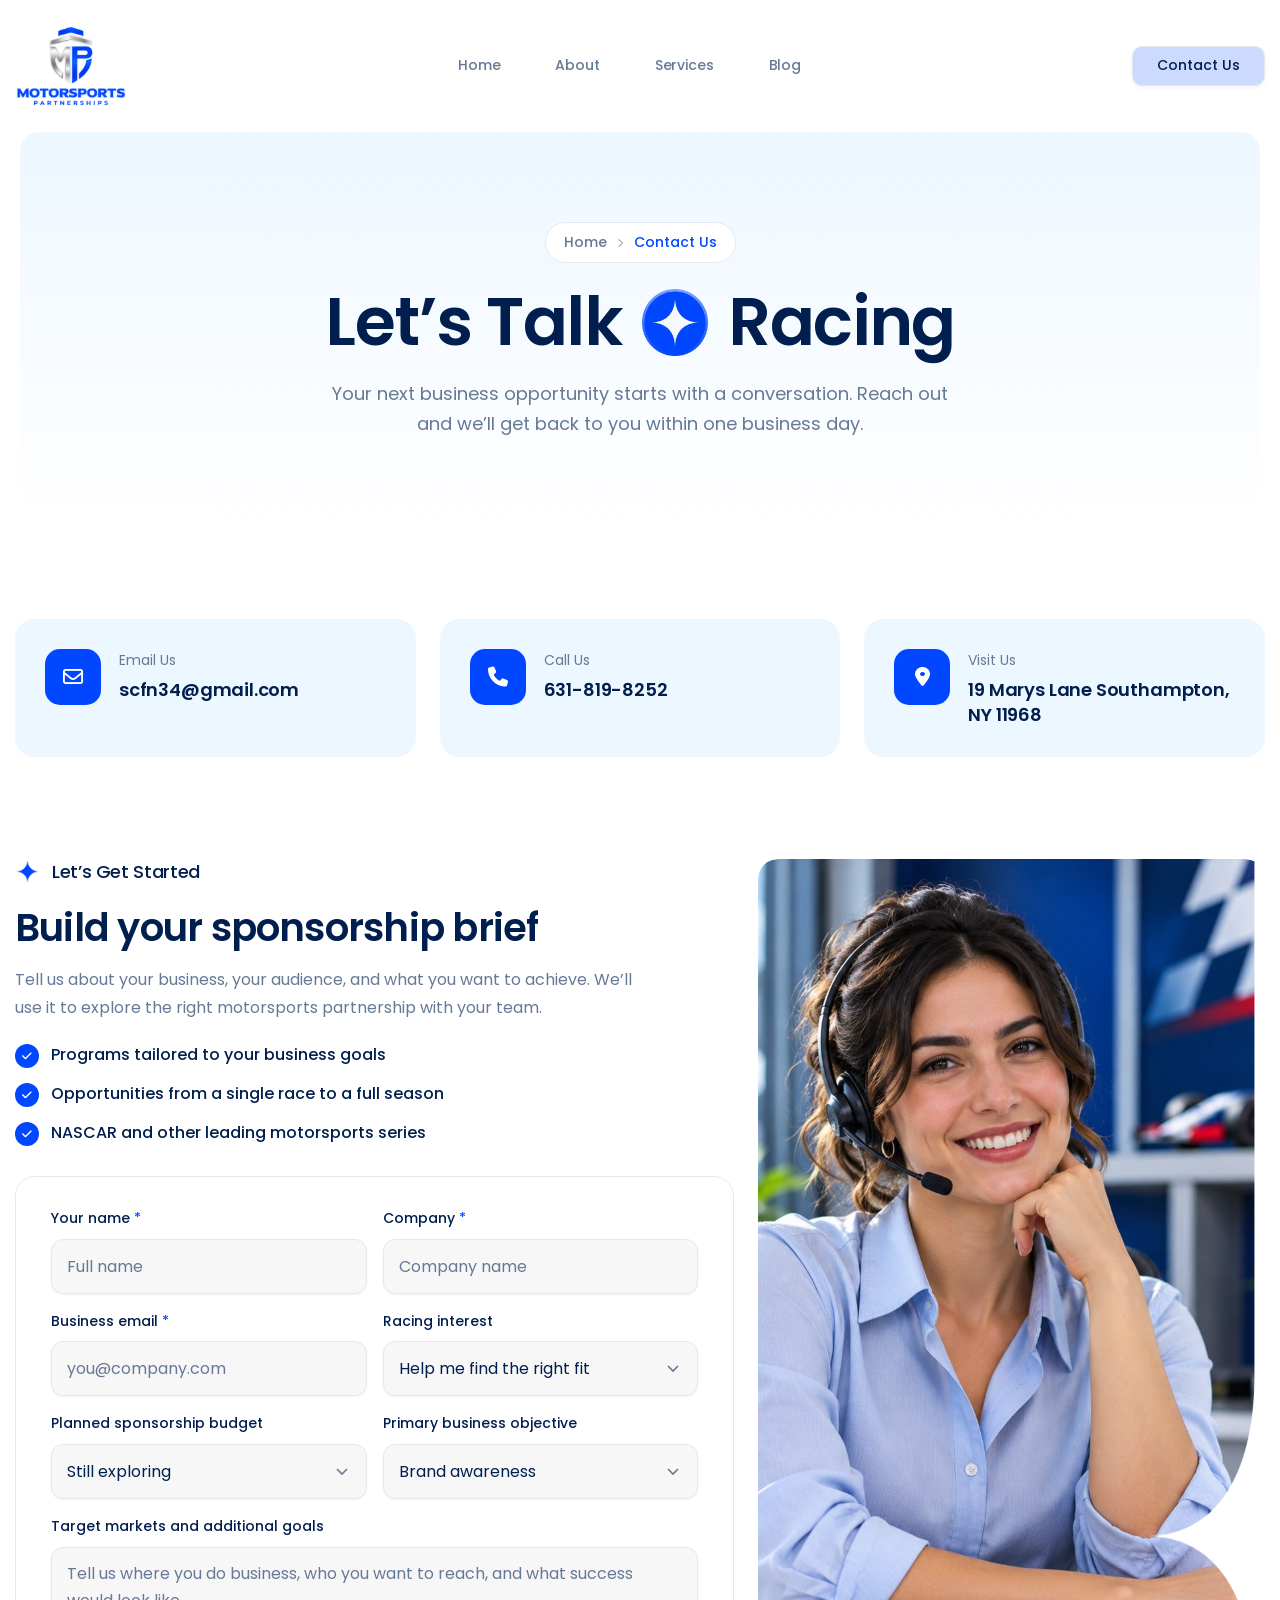
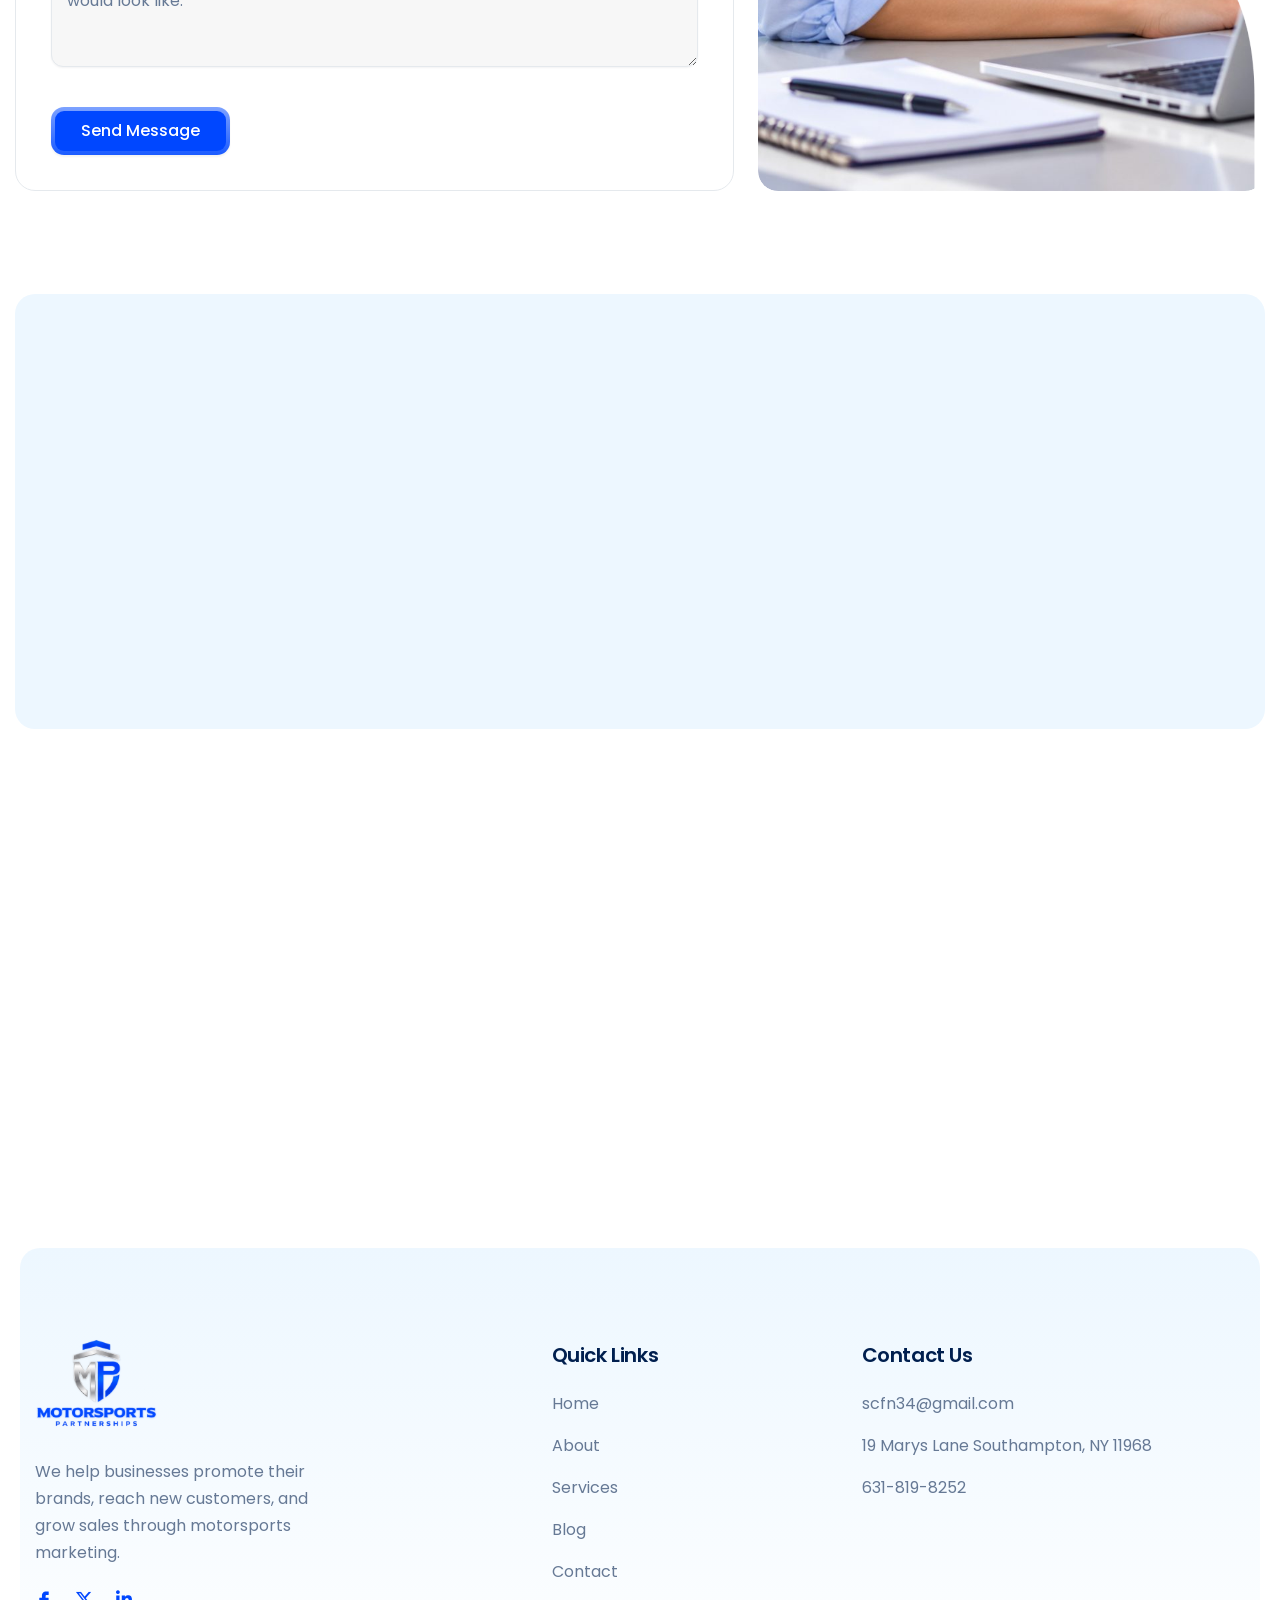
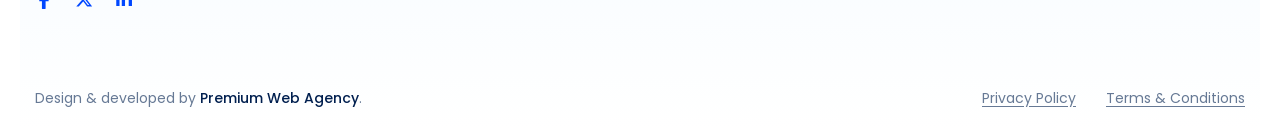
<file: contact.html>
<!doctype html>
<html lang="en">
<head>
  <meta charset="utf-8">
  <meta name="viewport" content="width=device-width, initial-scale=1">
  <title>Contact Us | Motorsports Partnerships</title>
  <meta name="description" content="Tell us about your business, your audience, and your goals. Start a conversation about the right motorsports partnership for your brand.">

  <link rel="preconnect" href="https://fonts.googleapis.com">
  <link rel="preconnect" href="https://fonts.gstatic.com" crossorigin>
  <link href="https://fonts.googleapis.com/css2?family=Poppins:ital,wght@0,400;0,500;0,600;0,700;1,500&display=swap" rel="stylesheet">

  <link rel="stylesheet" href="https://cdn.jsdelivr.net/npm/bootstrap@5.3.3/dist/css/bootstrap.min.css">
  <link rel="stylesheet" href="https://cdnjs.cloudflare.com/ajax/libs/font-awesome/6.5.2/css/all.min.css">
  <link rel="stylesheet" href="https://unpkg.com/aos@2.3.4/dist/aos.css">
  <link rel="stylesheet" href="assets/css/style.css?v=1.2.3">
</head>
<body class="mp-body">

<a class="mp-skip" href="#main">Skip to content</a>

<!-- ============================== HEADER ============================== -->
<header class="mp-header" id="mpHeader">
  <nav class="navbar navbar-expand-lg">
    <div class="mp-container d-flex flex-wrap align-items-center justify-content-between">
      <a class="mp-logo" href="index.html" aria-label="Motorsports Partnerships home"><img src="assets/img/logo.png?v=2" alt="Motorsports Partnerships" width="704" height="515"></a>

      <button class="navbar-toggler mp-toggler" type="button" data-bs-toggle="collapse" data-bs-target="#mpMenu"
              aria-controls="mpMenu" aria-expanded="false" aria-label="Toggle navigation">
        <span class="navbar-toggler-icon"></span>
      </button>

      <div class="collapse navbar-collapse justify-content-lg-between flex-lg-grow-0 w-lg-auto" id="mpMenu">
        <ul class="navbar-nav mp-nav mx-lg-auto" id="mpNav">
          <li class="nav-item"><a class="nav-link" href="index.html">Home</a></li>
          <li class="nav-item"><a class="nav-link" href="about.html">About</a></li>
          <li class="nav-item"><a class="nav-link" href="services.html">Services</a></li>
          <li class="nav-item"><a class="nav-link" href="blog.html">Blog</a></li>
        </ul>
        <a class="mp-header-cta d-lg-none" href="contact.html">Contact Us</a>
      </div>

      <a class="mp-header-cta d-none d-lg-inline-flex" href="contact.html">Contact Us</a>
    </div>
  </nav>
</header>

<main id="main">
<!-- ============================== PAGE HERO ============================== -->
  <section class="mp-page-hero">
    <div class="mp-container">
      <ol class="mp-crumbs" data-aos="fade-up">
        <li><a href="index.html">Home</a></li>
        <li><span aria-current="page">Contact Us</span></li>
      </ol>
      <h1 class="mp-h1 mp-page-hero__title" data-aos="fade-up" data-aos-delay="100">
        Let’s Talk <img class="mp-star" src="assets/img/star-circle.png" alt="" width="90" height="90"> Racing
      </h1>
      <p class="mp-page-hero__sub" data-aos="fade-up" data-aos-delay="200">Your next business opportunity starts with a conversation. Reach out and we’ll get back to you within one business day.</p>
    </div>
  </section>

  <!-- ============================== INFO CARDS ============================== -->
  <section class="mp-section mp-contact-info" aria-label="Contact details">
    <div class="mp-container">
      <div class="row g-4">
        <div class="col-md-4" data-aos="fade-up" data-aos-delay="0">
          <a class="mp-info-card" href="mailto:scfn34@gmail.com">
            <span class="mp-info-card__icon"><i class="fa-regular fa-envelope" aria-hidden="true"></i></span>
            <span>
              <p class="mp-info-card__label">Email Us</p>
              <p class="mp-info-card__value">scfn34@gmail.com</p>
            </span>
          </a>
        </div>
        <div class="col-md-4" data-aos="fade-up" data-aos-delay="100">
          <a class="mp-info-card" href="tel:6318198252">
            <span class="mp-info-card__icon"><i class="fa-solid fa-phone" aria-hidden="true"></i></span>
            <span>
              <p class="mp-info-card__label">Call Us</p>
              <p class="mp-info-card__value">631-819-8252</p>
            </span>
          </a>
        </div>
        <div class="col-md-4" data-aos="fade-up" data-aos-delay="200">
          <a class="mp-info-card" href="https://maps.google.com/?q=19+Marys+Lane+Southampton+NY+11968" target="_blank" rel="noopener">
            <span class="mp-info-card__icon"><i class="fa-solid fa-location-dot" aria-hidden="true"></i></span>
            <span>
              <p class="mp-info-card__label">Visit Us</p>
              <p class="mp-info-card__value">19 Marys Lane Southampton, NY 11968</p>
            </span>
          </a>
        </div>
      </div>
    </div>
  </section>

  <!-- ============================== FORM ============================== -->
  <section class="mp-section mp-contact" id="contact">
    <div class="mp-container">
      <div class="row g-4 align-items-stretch">
        <div class="col-lg-7" data-aos="fade-up">
          <span class="mp-eyebrow"><img src="assets/img/sparkle.png" alt="" width="25" height="25">Let’s Get Started</span>
          <h2 class="mp-h2">Build your sponsorship brief</h2>
          <p class="mp-text mp-contact__intro">Tell us about your business, your audience, and what you want to achieve. We’ll use it to explore the right motorsports partnership with your team.</p>
          <ul class="mp-checks">
            <li>Programs tailored to your business goals</li>
            <li>Opportunities from a single race to a full season</li>
            <li>NASCAR and other leading motorsports series</li>
          </ul>

          <div class="mp-form-card">
            <form class="mp-form row g-3" id="mpContactForm" novalidate>
              <div class="col-sm-6">
                <label class="mp-label" for="mpName">Your name <span class="mp-req" aria-hidden="true">*</span></label>
                <input class="mp-input" id="mpName" name="name" type="text" placeholder="Full name" autocomplete="name" required>
              </div>
              <div class="col-sm-6">
                <label class="mp-label" for="mpCompany">Company <span class="mp-req" aria-hidden="true">*</span></label>
                <input class="mp-input" id="mpCompany" name="company" type="text" placeholder="Company name" autocomplete="organization" required>
              </div>
              <div class="col-sm-6">
                <label class="mp-label" for="mpEmail">Business email <span class="mp-req" aria-hidden="true">*</span></label>
                <input class="mp-input" id="mpEmail" name="email" type="email" placeholder="you@company.com" autocomplete="email" required>
              </div>
              <div class="col-sm-6">
                <label class="mp-label" for="mpInterest">Racing interest</label>
                <select class="mp-input mp-select" id="mpInterest" name="racing_interest">
                    <option>Help me find the right fit</option>
                    <option>NASCAR Cup Series</option>
                    <option>NASCAR Craftsman Truck Series</option>
                    <option>NASCAR Whelen Modified Tour</option>
                    <option>ARCA Menards Series</option>
                    <option>CARS Tour</option>
                    <option>Trans Am Series</option>
                </select>
              </div>
              <div class="col-sm-6">
                <label class="mp-label" for="mpBudget">Planned sponsorship budget</label>
                <select class="mp-input mp-select" id="mpBudget" name="budget">
                    <option>Still exploring</option>
                    <option>Under $25,000</option>
                    <option>$25,000–$100,000</option>
                    <option>$100,000–$350,000</option>
                    <option>$350,000–$1 million</option>
                    <option>$1 million+</option>
                </select>
              </div>
              <div class="col-sm-6">
                <label class="mp-label" for="mpObjective">Primary business objective</label>
                <select class="mp-input mp-select" id="mpObjective" name="objective">
                    <option>Brand awareness</option>
                    <option>Customer acquisition</option>
                    <option>Business relationships</option>
                    <option>Employee engagement</option>
                    <option>Product launch</option>
                </select>
              </div>
              <div class="col-12">
                <label class="mp-label" for="mpMessage">Target markets and additional goals</label>
                <textarea class="mp-input" id="mpMessage" name="goals" placeholder="Tell us where you do business, who you want to reach, and what success would look like."></textarea>
              </div>
              <div class="col-12 pt-3">
                <button class="mp-btn mp-btn--sm" type="submit">Send Message</button>
                <p class="mp-form-note d-none" role="status" aria-live="polite"></p>
              </div>
            </form>
          </div>
        </div>

        <div class="col-lg-5" data-aos="fade-left">
          <div class="mp-contact__media" role="img" aria-label="Friendly support agent with a headset in a motorsports office"></div>
        </div>
      </div>
    </div>
  </section>

  <!-- ============================== MAP ============================== -->
  <section class="mp-section mp-location" aria-label="Office location">
    <div class="mp-container">
      <div class="mp-map" data-aos="fade-up">
        <iframe title="Map: 19 Marys Lane, Southampton, NY 11968" src="https://www.google.com/maps?q=19+Marys+Lane+Southampton+NY+11968&amp;output=embed" loading="lazy" referrerpolicy="no-referrer-when-downgrade"></iframe>
      </div>
    </div>
  </section>
</main>

<!-- ============================== CTA ============================== -->
<section class="mp-cta" aria-labelledby="mpCtaTitle">
  <div class="mp-container" data-aos="fade-up">
    <h2 class="mp-h2" id="mpCtaTitle">Ready to Get in the Race?</h2>
    <p class="mp-text mp-cta__text">Tell us about your business and your goals. We will show you how motorsports marketing can help you reach new customers and grow sales. Contact us today to get started.</p>
    <form class="mp-cta__form" id="mpCtaForm" novalidate>
      <label class="visually-hidden" for="mpCtaEmail">Email address</label>
      <input class="mp-input" id="mpCtaEmail" type="email" name="email" placeholder="Enter your email" autocomplete="email" required>
      <button class="mp-btn mp-btn--sm" type="submit">Get Started</button>
    </form>
  </div>
</section>

<!-- ============================== FOOTER ============================== -->
<footer class="mp-footer">
  <div class="mp-container">
    <div class="row g-5 justify-content-between">
      <div class="col-md-12 col-lg-4">
        <a class="mp-logo mp-logo--footer" href="index.html" aria-label="Motorsports Partnerships home"><img src="assets/img/logo.png?v=2" alt="Motorsports Partnerships" width="704" height="515"></a>
        <p class="mp-text mp-footer__about">We help businesses promote their brands, reach new customers, and grow sales through motorsports marketing.</p>
        <ul class="mp-social">
          <li><a href="#" aria-label="Facebook"><img src="assets/img/icon-facebook.svg" alt="" width="18" height="18"></a></li>
          <li><a href="#" aria-label="X (Twitter)"><i class="fa-brands fa-x-twitter" aria-hidden="true"></i></a></li>
          <li><a href="#" aria-label="LinkedIn"><i class="fa-brands fa-linkedin-in" aria-hidden="true"></i></a></li>
        </ul>
      </div>
      <div class="col-6 col-md-4 col-lg-2">
        <h3 class="mp-footer__title">Quick Links</h3>
        <ul class="mp-footer__links">
          <li><a href="index.html">Home</a></li>
          <li><a href="about.html">About</a></li>
          <li><a href="services.html">Services</a></li>
          <li><a href="blog.html">Blog</a></li>
          <li><a href="contact.html">Contact</a></li>
        </ul>
      </div>
      <div class="col-12 col-md-8 col-lg-4">
        <h3 class="mp-footer__title">Contact Us</h3>
        <ul class="mp-footer__links">
          <li><a href="mailto:scfn34@gmail.com">scfn34@gmail.com</a></li>
          <li><a href="https://maps.google.com/?q=19+Marys+Lane+Southampton+NY+11968" target="_blank" rel="noopener">19 Marys Lane Southampton, NY 11968</a></li>
          <li><a href="tel:6318198252">631-819-8252</a></li>
        </ul>
      </div>
    </div>

    <div class="mp-footer__bottom">
      <p>Design &amp; developed by <a href="https://premiumwebagency.com/" target="_blank" rel="noopener">Premium Web Agency</a>.</p>
      <div class="mp-footer__legal">
        <a href="#">Privacy Policy</a>
        <a href="#">Terms &amp; Conditions</a>
      </div>
    </div>
  </div>
</footer>

<button class="mp-top" id="mpTop" type="button" aria-label="Back to top"><i class="fa-solid fa-arrow-up" aria-hidden="true"></i></button>

<script src="https://cdn.jsdelivr.net/npm/bootstrap@5.3.3/dist/js/bootstrap.bundle.min.js"></script>
<script src="https://unpkg.com/aos@2.3.4/dist/aos.js"></script>
<script src="assets/js/main.js?v=1.2.3"></script>
</body>
</html>
</file>
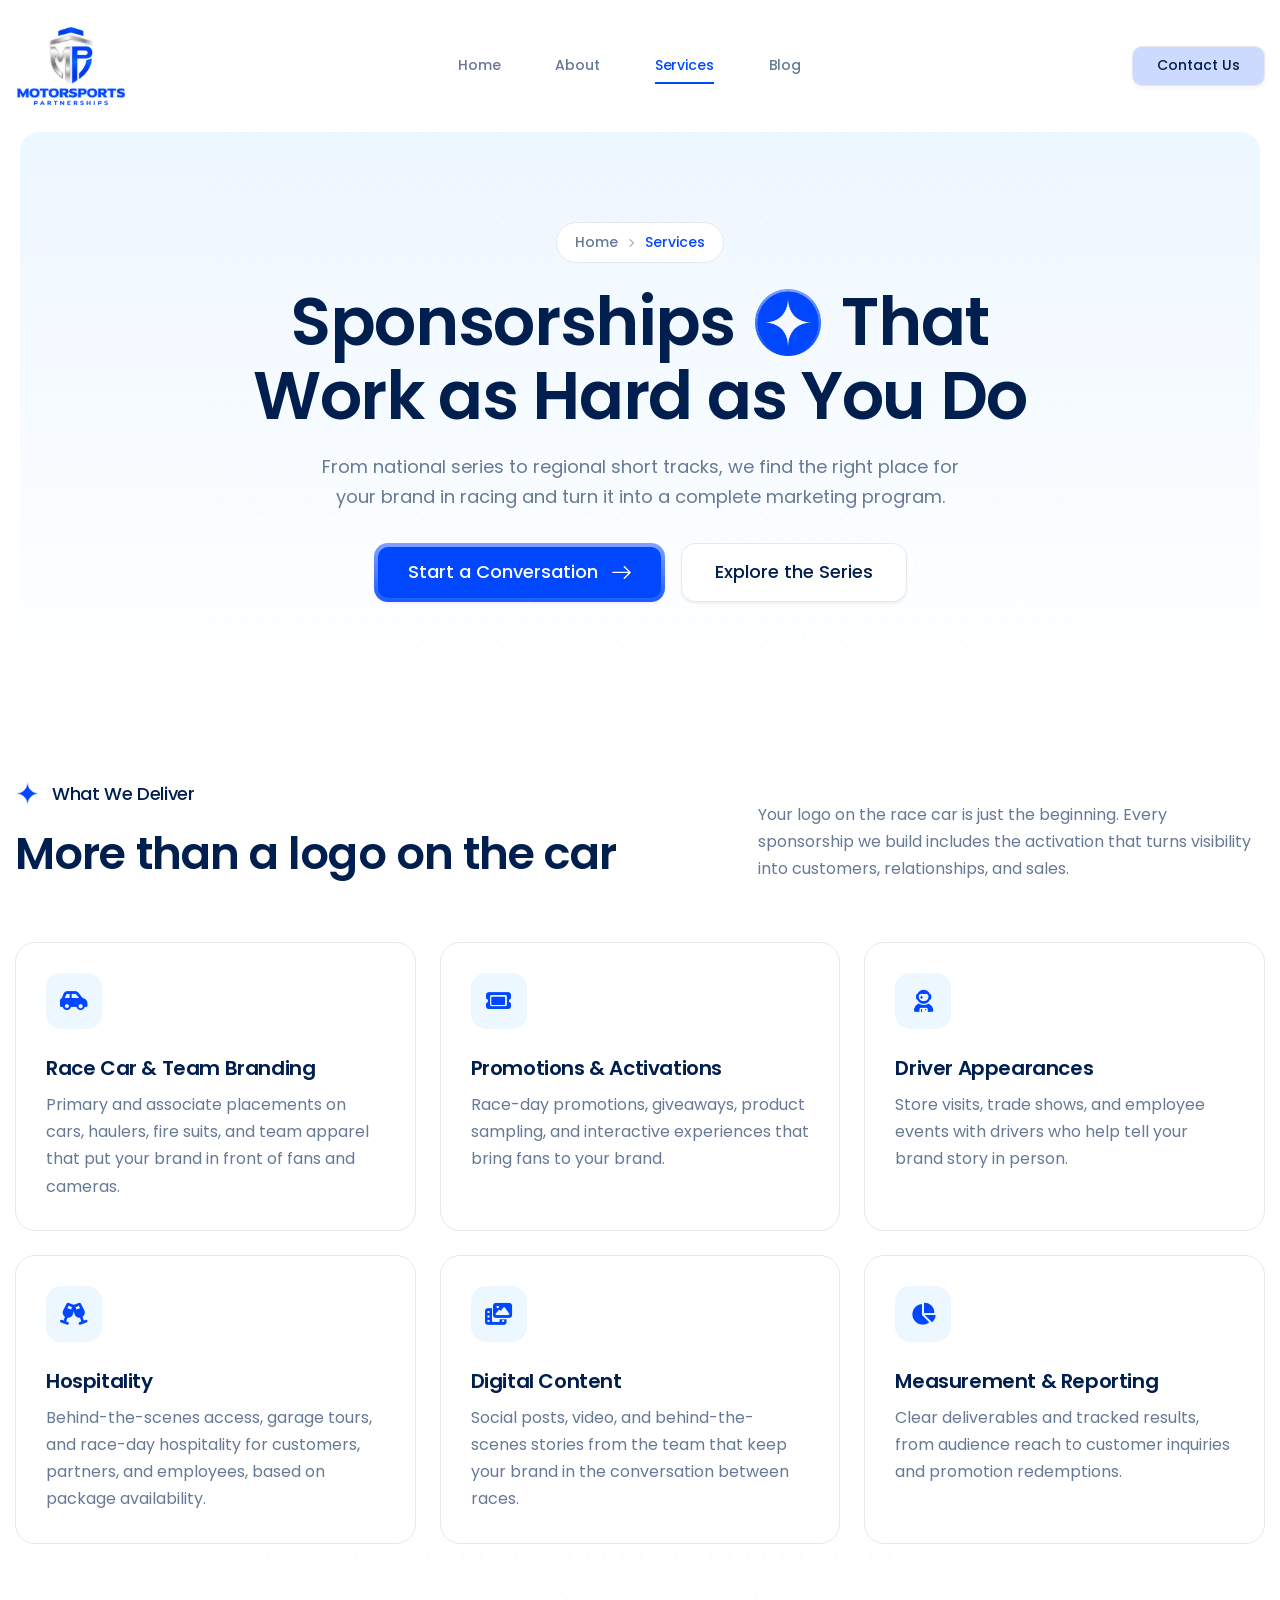
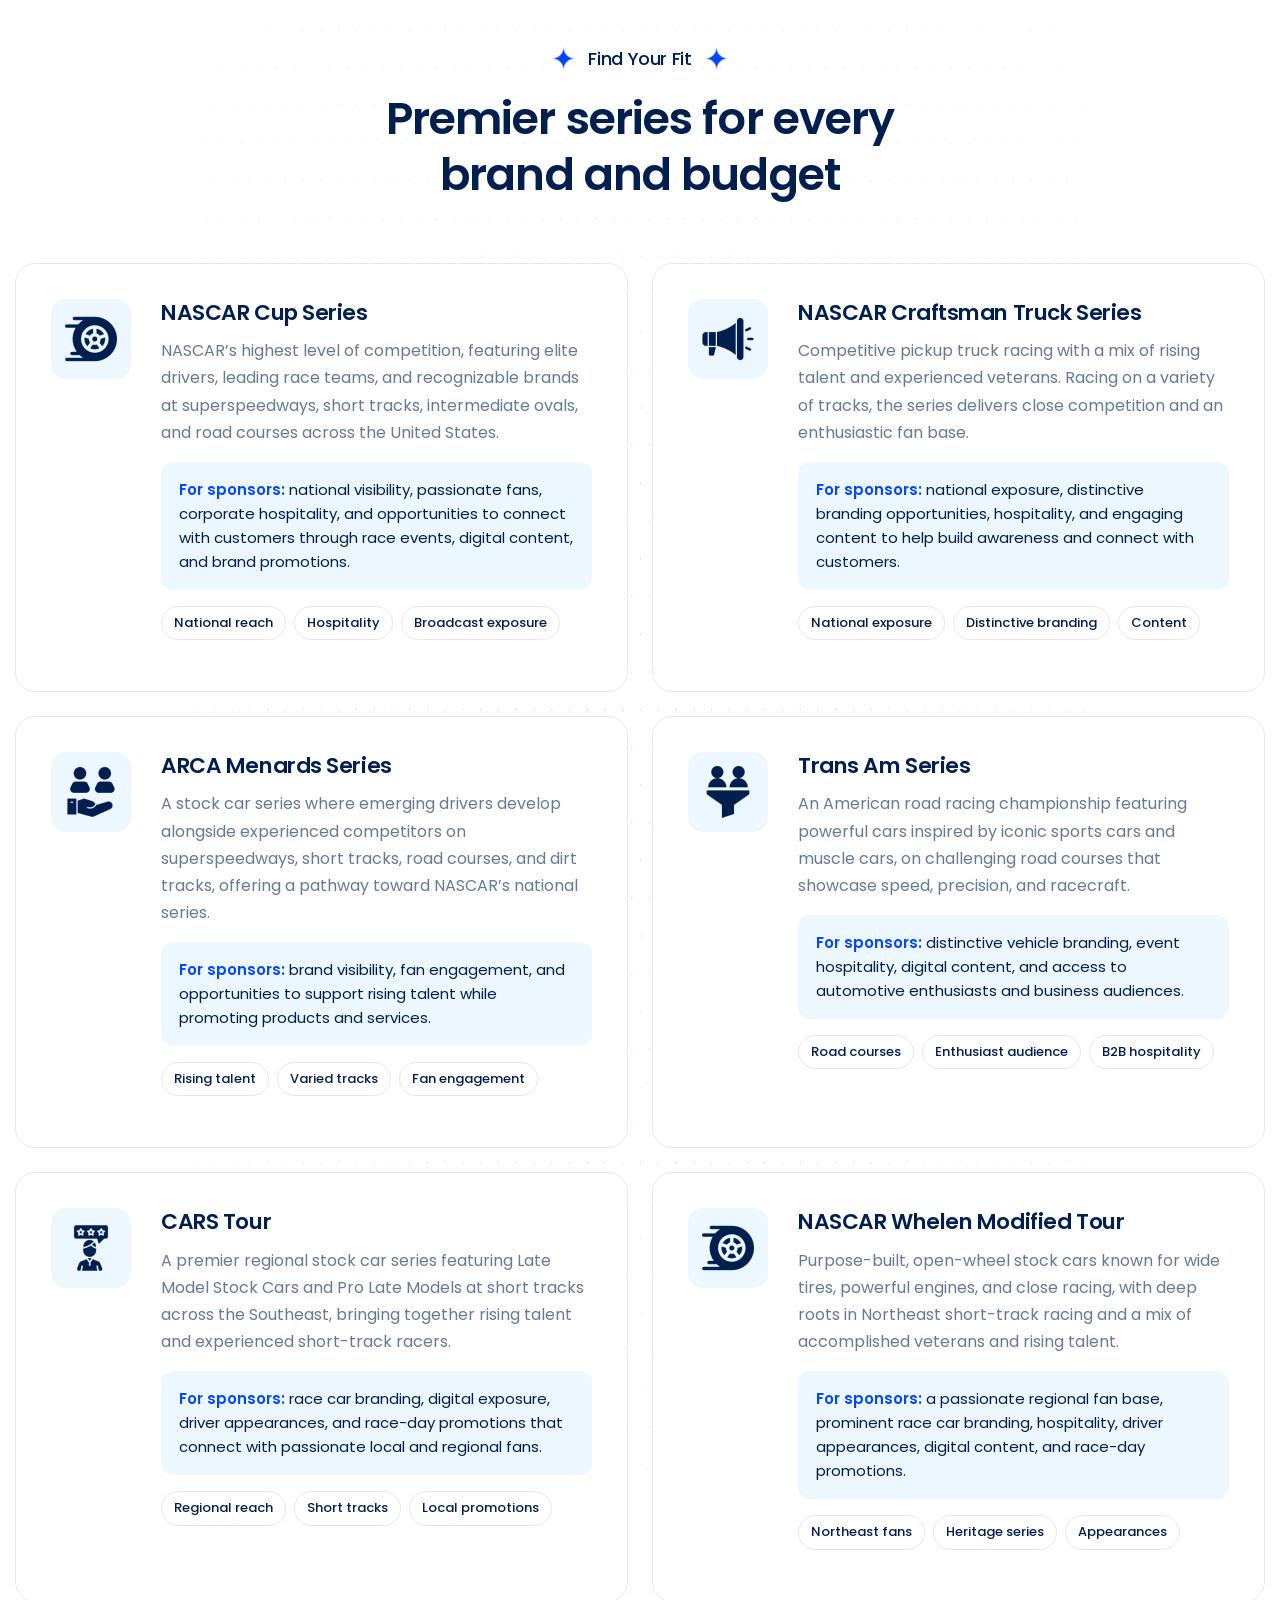
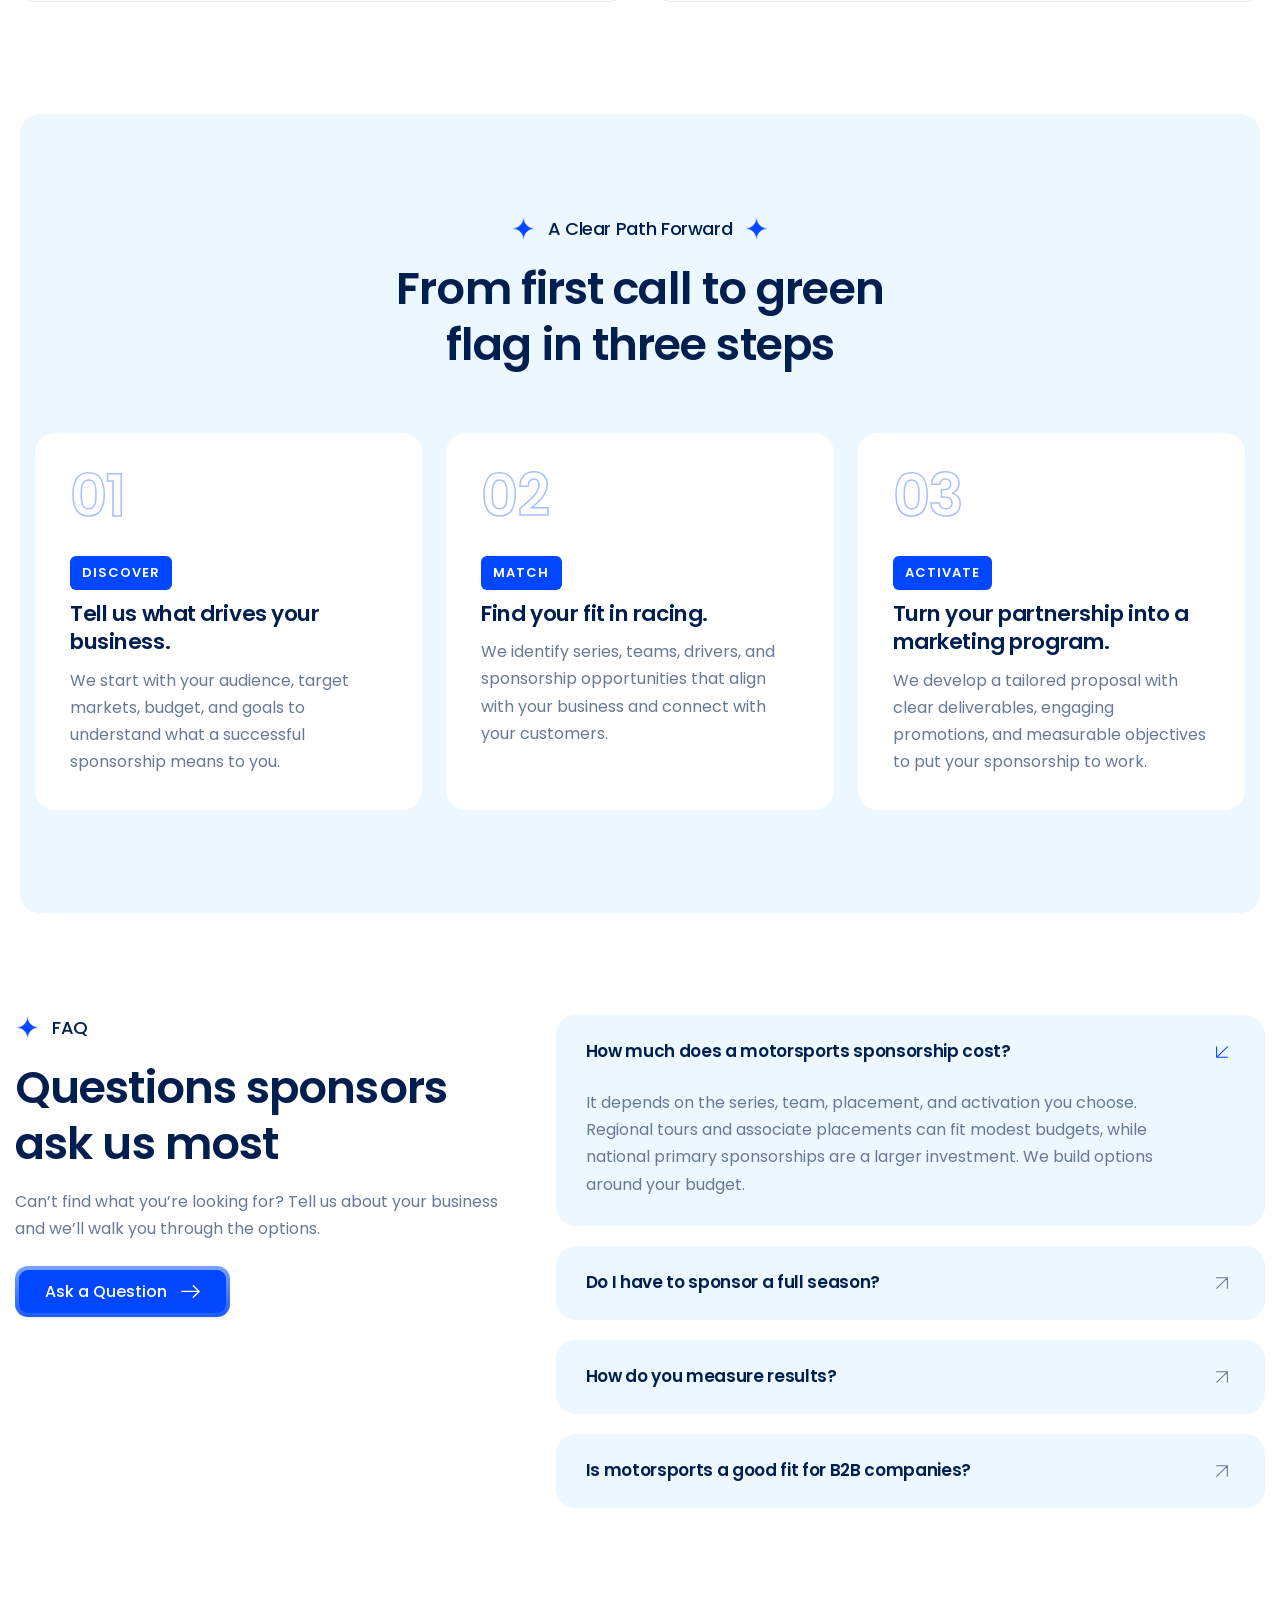
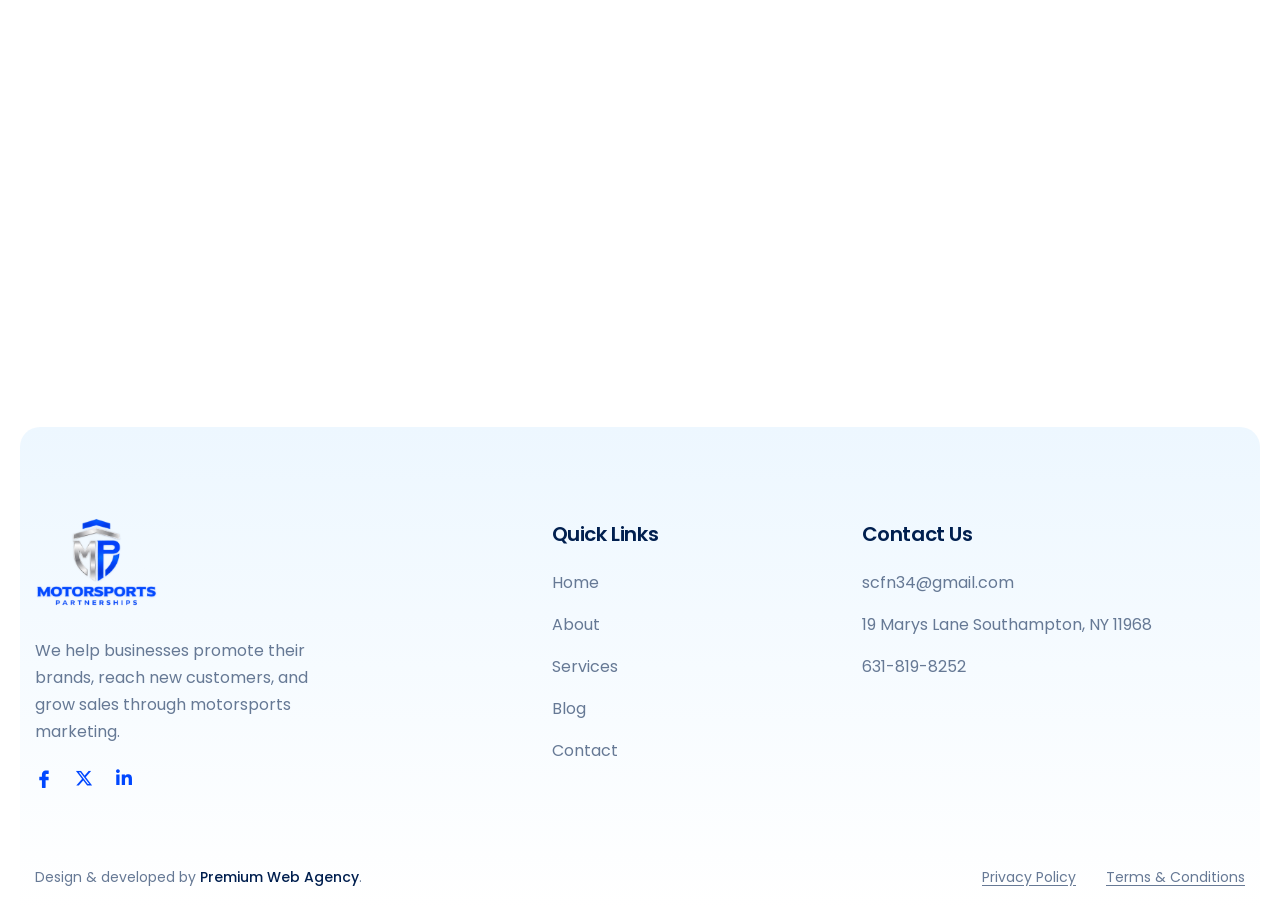
<file: services.html>
<!doctype html>
<html lang="en">
<head>
  <meta charset="utf-8">
  <meta name="viewport" content="width=device-width, initial-scale=1">
  <title>Services | Motorsports Partnerships</title>
  <meta name="description" content="Motorsports sponsorship and marketing across the NASCAR Cup Series, Truck Series, ARCA, Trans Am, CARS Tour and NASCAR Whelen Modified Tour.">

  <link rel="preconnect" href="https://fonts.googleapis.com">
  <link rel="preconnect" href="https://fonts.gstatic.com" crossorigin>
  <link href="https://fonts.googleapis.com/css2?family=Poppins:ital,wght@0,400;0,500;0,600;0,700;1,500&display=swap" rel="stylesheet">

  <link rel="stylesheet" href="https://cdn.jsdelivr.net/npm/bootstrap@5.3.3/dist/css/bootstrap.min.css">
  <link rel="stylesheet" href="https://cdnjs.cloudflare.com/ajax/libs/font-awesome/6.5.2/css/all.min.css">
  <link rel="stylesheet" href="https://unpkg.com/aos@2.3.4/dist/aos.css">
  <link rel="stylesheet" href="assets/css/style.css?v=1.2.3">
</head>
<body class="mp-body">

<a class="mp-skip" href="#main">Skip to content</a>

<!-- ============================== HEADER ============================== -->
<header class="mp-header" id="mpHeader">
  <nav class="navbar navbar-expand-lg">
    <div class="mp-container d-flex flex-wrap align-items-center justify-content-between">
      <a class="mp-logo" href="index.html" aria-label="Motorsports Partnerships home"><img src="assets/img/logo.png?v=2" alt="Motorsports Partnerships" width="704" height="515"></a>

      <button class="navbar-toggler mp-toggler" type="button" data-bs-toggle="collapse" data-bs-target="#mpMenu"
              aria-controls="mpMenu" aria-expanded="false" aria-label="Toggle navigation">
        <span class="navbar-toggler-icon"></span>
      </button>

      <div class="collapse navbar-collapse justify-content-lg-between flex-lg-grow-0 w-lg-auto" id="mpMenu">
        <ul class="navbar-nav mp-nav mx-lg-auto" id="mpNav">
          <li class="nav-item"><a class="nav-link" href="index.html">Home</a></li>
          <li class="nav-item"><a class="nav-link" href="about.html">About</a></li>
          <li class="nav-item"><a class="nav-link active" href="services.html" aria-current="page">Services</a></li>
          <li class="nav-item"><a class="nav-link" href="blog.html">Blog</a></li>
        </ul>
        <a class="mp-header-cta d-lg-none" href="contact.html">Contact Us</a>
      </div>

      <a class="mp-header-cta d-none d-lg-inline-flex" href="contact.html">Contact Us</a>
    </div>
  </nav>
</header>

<main id="main">
<!-- ============================== PAGE HERO ============================== -->
  <section class="mp-page-hero">
    <div class="mp-container">
      <ol class="mp-crumbs" data-aos="fade-up">
        <li><a href="index.html">Home</a></li>
        <li><span aria-current="page">Services</span></li>
      </ol>
      <h1 class="mp-h1 mp-page-hero__title" data-aos="fade-up" data-aos-delay="100">
        Sponsorships <img class="mp-star" src="assets/img/star-circle.png" alt="" width="90" height="90"> That Work as Hard as You Do
      </h1>
      <p class="mp-page-hero__sub" data-aos="fade-up" data-aos-delay="200">From national series to regional short tracks, we find the right place for your brand in racing and turn it into a complete marketing program.</p>
      <div class="mp-hero__actions" data-aos="fade-up" data-aos-delay="300">
        <a class="mp-btn" href="contact.html">Start a Conversation <img src="assets/img/icon-arrow.svg" alt="" width="19" height="19"></a>
        <a class="mp-btn mp-btn--ghost" href="#series">Explore the Series</a>
      </div>
    </div>
  </section>

  <!-- ============================== WHAT WE DELIVER ============================== -->
  <section class="mp-section mp-deliver" id="what-we-deliver">
    <div class="mp-container">
      <div class="row mp-section-head align-items-end g-4">
        <div class="col-lg-6" data-aos="fade-up">
          <span class="mp-eyebrow"><img src="assets/img/sparkle.png" alt="" width="25" height="25">What We Deliver</span>
          <h2 class="mp-h2">More than a logo on the car</h2>
        </div>
        <div class="col-lg-5 offset-lg-1" data-aos="fade-up" data-aos-delay="100">
          <p class="mp-text">Your logo on the race car is just the beginning. Every sponsorship we build includes the activation that turns visibility into customers, relationships, and sales.</p>
        </div>
      </div>
      <div class="row g-4">
        <div class="col-md-6 col-lg-4" data-aos="fade-up" data-aos-delay="0">
          <div class="mp-value">
            <span class="mp-value__icon"><i class="fa-solid fa-car-side" aria-hidden="true"></i></span>
            <h3 class="mp-h3">Race Car &amp; Team Branding</h3>
            <p class="mp-text">Primary and associate placements on cars, haulers, fire suits, and team apparel that put your brand in front of fans and cameras.</p>
          </div>
        </div>
        <div class="col-md-6 col-lg-4" data-aos="fade-up" data-aos-delay="100">
          <div class="mp-value">
            <span class="mp-value__icon"><i class="fa-solid fa-ticket" aria-hidden="true"></i></span>
            <h3 class="mp-h3">Promotions &amp; Activations</h3>
            <p class="mp-text">Race-day promotions, giveaways, product sampling, and interactive experiences that bring fans to your brand.</p>
          </div>
        </div>
        <div class="col-md-6 col-lg-4" data-aos="fade-up" data-aos-delay="200">
          <div class="mp-value">
            <span class="mp-value__icon"><i class="fa-solid fa-user-astronaut" aria-hidden="true"></i></span>
            <h3 class="mp-h3">Driver Appearances</h3>
            <p class="mp-text">Store visits, trade shows, and employee events with drivers who help tell your brand story in person.</p>
          </div>
        </div>
        <div class="col-md-6 col-lg-4" data-aos="fade-up" data-aos-delay="0">
          <div class="mp-value">
            <span class="mp-value__icon"><i class="fa-solid fa-champagne-glasses" aria-hidden="true"></i></span>
            <h3 class="mp-h3">Hospitality</h3>
            <p class="mp-text">Behind-the-scenes access, garage tours, and race-day hospitality for customers, partners, and employees, based on package availability.</p>
          </div>
        </div>
        <div class="col-md-6 col-lg-4" data-aos="fade-up" data-aos-delay="100">
          <div class="mp-value">
            <span class="mp-value__icon"><i class="fa-solid fa-photo-film" aria-hidden="true"></i></span>
            <h3 class="mp-h3">Digital Content</h3>
            <p class="mp-text">Social posts, video, and behind-the-scenes stories from the team that keep your brand in the conversation between races.</p>
          </div>
        </div>
        <div class="col-md-6 col-lg-4" data-aos="fade-up" data-aos-delay="200">
          <div class="mp-value">
            <span class="mp-value__icon"><i class="fa-solid fa-chart-pie" aria-hidden="true"></i></span>
            <h3 class="mp-h3">Measurement &amp; Reporting</h3>
            <p class="mp-text">Clear deliverables and tracked results, from audience reach to customer inquiries and promotion redemptions.</p>
          </div>
        </div>
      </div>
    </div>
  </section>

  <!-- ============================== SERIES ============================== -->
  <section class="mp-section mp-services" id="series">
    <div class="mp-container">
      <div class="mp-section-head text-center" data-aos="fade-up">
        <span class="mp-eyebrow"><img src="assets/img/sparkle.png" alt="" width="25" height="25">Find Your Fit<img src="assets/img/sparkle.png" alt="" width="25" height="25"></span>
        <h2 class="mp-h2 mx-auto" style="max-width: 820px">Premier series for every brand and budget</h2>
      </div>

      <div class="row g-4">
        <div class="col-lg-6" data-aos="fade-up">
          <article class="mp-series">
            <div class="mp-icon-box"><i style="--mp-icon: url('../img/icon-svc-1.png')"></i></div>
            <div>
              <h3 class="mp-h3">NASCAR Cup Series</h3>
              <p class="mp-text">NASCAR’s highest level of competition, featuring elite drivers, leading race teams, and recognizable brands at superspeedways, short tracks, intermediate ovals, and road courses across the United States.</p>
              <p class="mp-series__benefit"><strong>For sponsors:</strong> national visibility, passionate fans, corporate hospitality, and opportunities to connect with customers through race events, digital content, and brand promotions.</p>
              <ul class="mp-tags"><li>National reach</li><li>Hospitality</li><li>Broadcast exposure</li></ul>
            </div>
          </article>
        </div>
        <div class="col-lg-6" data-aos="fade-up" data-aos-delay="100">
          <article class="mp-series">
            <div class="mp-icon-box"><i style="--mp-icon: url('../img/icon-svc-2.png')"></i></div>
            <div>
              <h3 class="mp-h3">NASCAR Craftsman Truck Series</h3>
              <p class="mp-text">Competitive pickup truck racing with a mix of rising talent and experienced veterans. Racing on a variety of tracks, the series delivers close competition and an enthusiastic fan base.</p>
              <p class="mp-series__benefit"><strong>For sponsors:</strong> national exposure, distinctive branding opportunities, hospitality, and engaging content to help build awareness and connect with customers.</p>
              <ul class="mp-tags"><li>National exposure</li><li>Distinctive branding</li><li>Content</li></ul>
            </div>
          </article>
        </div>
        <div class="col-lg-6" data-aos="fade-up">
          <article class="mp-series">
            <div class="mp-icon-box"><i style="--mp-icon: url('../img/icon-svc-3.png')"></i></div>
            <div>
              <h3 class="mp-h3">ARCA Menards Series</h3>
              <p class="mp-text">A stock car series where emerging drivers develop alongside experienced competitors on superspeedways, short tracks, road courses, and dirt tracks, offering a pathway toward NASCAR’s national series.</p>
              <p class="mp-series__benefit"><strong>For sponsors:</strong> brand visibility, fan engagement, and opportunities to support rising talent while promoting products and services.</p>
              <ul class="mp-tags"><li>Rising talent</li><li>Varied tracks</li><li>Fan engagement</li></ul>
            </div>
          </article>
        </div>
        <div class="col-lg-6" data-aos="fade-up" data-aos-delay="100">
          <article class="mp-series">
            <div class="mp-icon-box"><i style="--mp-icon: url('../img/icon-svc-4.png')"></i></div>
            <div>
              <h3 class="mp-h3">Trans Am Series</h3>
              <p class="mp-text">An American road racing championship featuring powerful cars inspired by iconic sports cars and muscle cars, on challenging road courses that showcase speed, precision, and racecraft.</p>
              <p class="mp-series__benefit"><strong>For sponsors:</strong> distinctive vehicle branding, event hospitality, digital content, and access to automotive enthusiasts and business audiences.</p>
              <ul class="mp-tags"><li>Road courses</li><li>Enthusiast audience</li><li>B2B hospitality</li></ul>
            </div>
          </article>
        </div>
        <div class="col-lg-6" data-aos="fade-up">
          <article class="mp-series">
            <div class="mp-icon-box"><i style="--mp-icon: url('../img/icon-svc-5.png')"></i></div>
            <div>
              <h3 class="mp-h3">CARS Tour</h3>
              <p class="mp-text">A premier regional stock car series featuring Late Model Stock Cars and Pro Late Models at short tracks across the Southeast, bringing together rising talent and experienced short-track racers.</p>
              <p class="mp-series__benefit"><strong>For sponsors:</strong> race car branding, digital exposure, driver appearances, and race-day promotions that connect with passionate local and regional fans.</p>
              <ul class="mp-tags"><li>Regional reach</li><li>Short tracks</li><li>Local promotions</li></ul>
            </div>
          </article>
        </div>
        <div class="col-lg-6" data-aos="fade-up" data-aos-delay="100">
          <article class="mp-series">
            <div class="mp-icon-box"><i style="--mp-icon: url('../img/icon-svc-1.png')"></i></div>
            <div>
              <h3 class="mp-h3">NASCAR Whelen Modified Tour</h3>
              <p class="mp-text">Purpose-built, open-wheel stock cars known for wide tires, powerful engines, and close racing, with deep roots in Northeast short-track racing and a mix of accomplished veterans and rising talent.</p>
              <p class="mp-series__benefit"><strong>For sponsors:</strong> a passionate regional fan base, prominent race car branding, hospitality, driver appearances, digital content, and race-day promotions.</p>
              <ul class="mp-tags"><li>Northeast fans</li><li>Heritage series</li><li>Appearances</li></ul>
            </div>
          </article>
        </div>
      </div>
    </div>
  </section>

  <!-- ============================== PROCESS ============================== -->
  <section class="mp-band mp-path" id="how-it-works">
    <div class="mp-container">
      <div class="mp-section-head text-center" data-aos="fade-up">
        <span class="mp-eyebrow"><img src="assets/img/sparkle.png" alt="" width="25" height="25">A Clear Path Forward<img src="assets/img/sparkle.png" alt="" width="25" height="25"></span>
        <h2 class="mp-h2 mx-auto" style="max-width: 820px">From first call to green flag in three steps</h2>
      </div>
      <div class="row g-4">
        <div class="col-md-4" data-aos="fade-up" data-aos-delay="0">
          <div class="mp-step bg-white">
            <span class="mp-step__num">01</span>
            <span class="mp-step__kicker">DISCOVER</span>
            <h3 class="mp-h3">Tell us what drives your business.</h3>
            <p class="mp-text">We start with your audience, target markets, budget, and goals to understand what a successful sponsorship means to you.</p>
          </div>
        </div>
        <div class="col-md-4" data-aos="fade-up" data-aos-delay="100">
          <div class="mp-step bg-white">
            <span class="mp-step__num">02</span>
            <span class="mp-step__kicker">MATCH</span>
            <h3 class="mp-h3">Find your fit in racing.</h3>
            <p class="mp-text">We identify series, teams, drivers, and sponsorship opportunities that align with your business and connect with your customers.</p>
          </div>
        </div>
        <div class="col-md-4" data-aos="fade-up" data-aos-delay="200">
          <div class="mp-step bg-white">
            <span class="mp-step__num">03</span>
            <span class="mp-step__kicker">ACTIVATE</span>
            <h3 class="mp-h3">Turn your partnership into a marketing program.</h3>
            <p class="mp-text">We develop a tailored proposal with clear deliverables, engaging promotions, and measurable objectives to put your sponsorship to work.</p>
          </div>
        </div>
      </div>
    </div>
  </section>

  <!-- ============================== FAQ ============================== -->
  <section class="mp-section mp-faq" id="faq">
    <div class="mp-container">
      <div class="row g-4 g-lg-5">
        <div class="col-lg-5" data-aos="fade-right">
          <span class="mp-eyebrow"><img src="assets/img/sparkle.png" alt="" width="25" height="25">FAQ</span>
          <h2 class="mp-h2">Questions sponsors ask us most</h2>
          <p class="mp-text mt-3">Can’t find what you’re looking for? Tell us about your business and we’ll walk you through the options.</p>
          <a class="mp-btn mp-btn--sm mt-4" href="contact.html">Ask a Question <img src="assets/img/icon-arrow.svg" alt="" width="19" height="19"></a>
        </div>
        <div class="col-lg-7" data-aos="fade-left">
          <div class="mp-acc mp-acc--faq" id="mpFaq">
            <div class="mp-acc__item">
              <button class="mp-acc__btn" type="button" data-bs-toggle="collapse" data-bs-target="#faq1" aria-expanded="true" aria-controls="faq1">
                <span class="mp-acc__title">How much does a motorsports sponsorship cost?</span>
                <span class="mp-acc__icon" aria-hidden="true">
                  <img class="is-open" src="assets/img/icon-arrow-down-left.svg" alt="" width="26" height="26">
                  <img class="is-closed" src="assets/img/icon-arrow-up-right.svg" alt="" width="26" height="26">
                </span>
              </button>
              <div id="faq1" class="collapse show" data-bs-parent="#mpFaq">
                <div class="mp-acc__body"><p class="mp-text">It depends on the series, team, placement, and activation you choose. Regional tours and associate placements can fit modest budgets, while national primary sponsorships are a larger investment. We build options around your budget.</p></div>
              </div>
            </div>
            <div class="mp-acc__item">
              <button class="mp-acc__btn collapsed" type="button" data-bs-toggle="collapse" data-bs-target="#faq2" aria-expanded="false" aria-controls="faq2">
                <span class="mp-acc__title">Do I have to sponsor a full season?</span>
                <span class="mp-acc__icon" aria-hidden="true">
                  <img class="is-open" src="assets/img/icon-arrow-down-left.svg" alt="" width="26" height="26">
                  <img class="is-closed" src="assets/img/icon-arrow-up-right.svg" alt="" width="26" height="26">
                </span>
              </button>
              <div id="faq2" class="collapse" data-bs-parent="#mpFaq">
                <div class="mp-acc__body"><p class="mp-text">No. Many partners start with a single race or a short race package in key markets, then expand once they see results.</p></div>
              </div>
            </div>
            <div class="mp-acc__item">
              <button class="mp-acc__btn collapsed" type="button" data-bs-toggle="collapse" data-bs-target="#faq3" aria-expanded="false" aria-controls="faq3">
                <span class="mp-acc__title">How do you measure results?</span>
                <span class="mp-acc__icon" aria-hidden="true">
                  <img class="is-open" src="assets/img/icon-arrow-down-left.svg" alt="" width="26" height="26">
                  <img class="is-closed" src="assets/img/icon-arrow-up-right.svg" alt="" width="26" height="26">
                </span>
              </button>
              <div id="faq3" class="collapse" data-bs-parent="#mpFaq">
                <div class="mp-acc__body"><p class="mp-text">We agree on deliverables and goals up front, then track audience reach, customer inquiries, promotion redemptions, and other metrics tied to those goals.</p></div>
              </div>
            </div>
            <div class="mp-acc__item">
              <button class="mp-acc__btn collapsed" type="button" data-bs-toggle="collapse" data-bs-target="#faq4" aria-expanded="false" aria-controls="faq4">
                <span class="mp-acc__title">Is motorsports a good fit for B2B companies?</span>
                <span class="mp-acc__icon" aria-hidden="true">
                  <img class="is-open" src="assets/img/icon-arrow-down-left.svg" alt="" width="26" height="26">
                  <img class="is-closed" src="assets/img/icon-arrow-up-right.svg" alt="" width="26" height="26">
                </span>
              </button>
              <div id="faq4" class="collapse" data-bs-parent="#mpFaq">
                <div class="mp-acc__body"><p class="mp-text">Yes. Hospitality, behind-the-scenes access, and partner networking make racing a strong platform for building business relationships, not only consumer awareness.</p></div>
              </div>
            </div>
          </div>
        </div>
      </div>
    </div>
  </section>
</main>

<!-- ============================== CTA ============================== -->
<section class="mp-cta" aria-labelledby="mpCtaTitle">
  <div class="mp-container" data-aos="fade-up">
    <h2 class="mp-h2" id="mpCtaTitle">Ready to Get in the Race?</h2>
    <p class="mp-text mp-cta__text">Tell us about your business and your goals. We will show you how motorsports marketing can help you reach new customers and grow sales. Contact us today to get started.</p>
    <form class="mp-cta__form" id="mpCtaForm" novalidate>
      <label class="visually-hidden" for="mpCtaEmail">Email address</label>
      <input class="mp-input" id="mpCtaEmail" type="email" name="email" placeholder="Enter your email" autocomplete="email" required>
      <button class="mp-btn mp-btn--sm" type="submit">Get Started</button>
    </form>
  </div>
</section>

<!-- ============================== FOOTER ============================== -->
<footer class="mp-footer">
  <div class="mp-container">
    <div class="row g-5 justify-content-between">
      <div class="col-md-12 col-lg-4">
        <a class="mp-logo mp-logo--footer" href="index.html" aria-label="Motorsports Partnerships home"><img src="assets/img/logo.png?v=2" alt="Motorsports Partnerships" width="704" height="515"></a>
        <p class="mp-text mp-footer__about">We help businesses promote their brands, reach new customers, and grow sales through motorsports marketing.</p>
        <ul class="mp-social">
          <li><a href="#" aria-label="Facebook"><img src="assets/img/icon-facebook.svg" alt="" width="18" height="18"></a></li>
          <li><a href="#" aria-label="X (Twitter)"><i class="fa-brands fa-x-twitter" aria-hidden="true"></i></a></li>
          <li><a href="#" aria-label="LinkedIn"><i class="fa-brands fa-linkedin-in" aria-hidden="true"></i></a></li>
        </ul>
      </div>
      <div class="col-6 col-md-4 col-lg-2">
        <h3 class="mp-footer__title">Quick Links</h3>
        <ul class="mp-footer__links">
          <li><a href="index.html">Home</a></li>
          <li><a href="about.html">About</a></li>
          <li><a href="services.html">Services</a></li>
          <li><a href="blog.html">Blog</a></li>
          <li><a href="contact.html">Contact</a></li>
        </ul>
      </div>
      <div class="col-12 col-md-8 col-lg-4">
        <h3 class="mp-footer__title">Contact Us</h3>
        <ul class="mp-footer__links">
          <li><a href="mailto:scfn34@gmail.com">scfn34@gmail.com</a></li>
          <li><a href="https://maps.google.com/?q=19+Marys+Lane+Southampton+NY+11968" target="_blank" rel="noopener">19 Marys Lane Southampton, NY 11968</a></li>
          <li><a href="tel:6318198252">631-819-8252</a></li>
        </ul>
      </div>
    </div>

    <div class="mp-footer__bottom">
      <p>Design &amp; developed by <a href="https://premiumwebagency.com/" target="_blank" rel="noopener">Premium Web Agency</a>.</p>
      <div class="mp-footer__legal">
        <a href="#">Privacy Policy</a>
        <a href="#">Terms &amp; Conditions</a>
      </div>
    </div>
  </div>
</footer>

<button class="mp-top" id="mpTop" type="button" aria-label="Back to top"><i class="fa-solid fa-arrow-up" aria-hidden="true"></i></button>

<script src="https://cdn.jsdelivr.net/npm/bootstrap@5.3.3/dist/js/bootstrap.bundle.min.js"></script>
<script src="https://unpkg.com/aos@2.3.4/dist/aos.js"></script>
<script src="assets/js/main.js?v=1.2.3"></script>
</body>
</html>
</file>
<file: assets/css/style.css>
/* ==========================================================================
   Motorsports Partnerships — Home
   Stack: Bootstrap 5.3 + custom CSS + AOS
   All custom classes are prefixed with `mp-` so they never collide with
   Elementor / WooCommerce styles when this is converted to a WP theme.
   ========================================================================== */

/* ---------- Design tokens (map 1:1 to Elementor Global Colors / Fonts) ---------- */
:root {
  --mp-primary: #0047ff;
  --mp-primary-light: #7da2ff;
  --mp-primary-grad-end: #1b5bff;
  --mp-navy: #001f4f;
  --mp-navy-dark: #01172c;
  --mp-navy-mid: #002760;
  --mp-text: #667995;
  --mp-muted: #abb8c3;
  --mp-border: #e5e9ed;
  --mp-light: #edf7ff;
  --mp-input-bg: #f7f7f7;
  --mp-white: #ffffff;
  --mp-star: #ffe456;

  --mp-font: "Poppins", system-ui, -apple-system, "Segoe UI", sans-serif;

  --mp-radius: 20px;
  --mp-radius-sm: 15px;
  --mp-frame-gap: 20px;                      /* the 20px inset of the hero / CTA / footer frames */
  --mp-section-space: clamp(70px, 8vw, 130px);

  --mp-fs-h1: clamp(40px, 5.2vw, 75px);
  --mp-fs-h2: clamp(32px, 3.5vw, 50px);
  --mp-fs-lead: clamp(24px, 2.8vw, 40px);
  --mp-fs-h3: clamp(20px, 1.7vw, 24px);

  --mp-ease: cubic-bezier(.2, .7, .2, 1);
}

/* ---------- Base (kept minimal on purpose) ---------- */
body.mp-body {
  font-family: var(--mp-font);
  color: var(--mp-text);
  background: var(--mp-white);
  font-size: 16px;
  line-height: 1.7;
  -webkit-font-smoothing: antialiased;
  overflow-x: hidden;
}

.mp-body img { max-width: 100%; height: auto; }

/* AOS fade-left/right start 100px off-canvas; on mobile body{overflow-x:hidden}
   doesn't stop that from widening the layout viewport (page wobbles sideways,
   header/footer shift). `clip` contains it without breaking the sticky header. */
.mp-body > main,
.mp-body > section,
.mp-body > footer { overflow-x: clip; }

.mp-container {
  width: 100%;
  max-width: 1320px;          /* 1290 content + gutters, same as the Figma grid */
  margin-inline: auto;
  padding-inline: 15px;
}

.mp-section { padding-block: var(--mp-section-space) 0; position: relative; }

/* ---------- Typography helpers ---------- */
.mp-h1,
.mp-h2,
.mp-h3 {
  color: var(--mp-navy);
  font-weight: 600;
  margin: 0;
}

.mp-h1 {
  font-size: var(--mp-fs-h1);
  line-height: 1.1;
  letter-spacing: -0.02em;
  text-wrap: balance;
}

.mp-h2 {
  font-size: var(--mp-fs-h2);
  line-height: 1.25;
  letter-spacing: -0.02em;
  text-wrap: balance;
}

.mp-h3 {
  font-size: var(--mp-fs-h3);
  line-height: 1.3;
  letter-spacing: -0.02em;
}

.mp-text { font-size: 16px; line-height: 1.7; color: var(--mp-text); margin: 0; }

.mp-eyebrow {
  display: inline-flex;
  align-items: center;
  gap: 12px;
  color: var(--mp-navy);
  font-size: 18px;
  font-weight: 500;
  letter-spacing: -0.02em;
  line-height: 1.2;
  margin-bottom: 20px;
}
.mp-eyebrow img { width: 25px; height: 25px; flex: none; }

/* ---------- Buttons ---------- */
.mp-btn {
  --mp-btn-pad-y: 16px;
  --mp-btn-pad-x: 30px;
  display: inline-flex;
  align-items: center;
  justify-content: center;
  gap: 14px;
  padding: var(--mp-btn-pad-y) var(--mp-btn-pad-x);
  font-family: var(--mp-font);
  font-size: 18px;
  font-weight: 500;
  line-height: 1;
  color: var(--mp-white);
  text-decoration: none;
  border: 4px solid transparent;
  border-radius: 14px;
  /* inner fill + gradient "ring" like the Figma button */
  background:
    linear-gradient(var(--mp-primary), var(--mp-primary)) padding-box,
    linear-gradient(180deg, var(--mp-primary-light), var(--mp-primary-grad-end)) border-box;
  box-shadow: 0 2px 2px rgba(0, 0, 0, .05);
  cursor: pointer;
  transition: transform .3s var(--mp-ease), box-shadow .3s var(--mp-ease), filter .3s;
}
.mp-btn:hover,
.mp-btn:focus-visible {
  color: var(--mp-white);
  transform: translateY(-2px);
  box-shadow: 0 12px 24px rgba(0, 71, 255, .25);
  filter: brightness(1.05);
}
.mp-btn:focus-visible { outline: 3px solid rgba(0, 71, 255, .35); outline-offset: 3px; }
.mp-btn img { width: 19px; height: 19px; transition: transform .3s var(--mp-ease); }
.mp-btn:hover img { transform: translateX(4px); }

.mp-btn--sm {
  --mp-btn-pad-y: 12px;
  --mp-btn-pad-x: 26px;
  font-size: 16px;
  border-radius: 13px;
}

.mp-btn--ghost {
  color: var(--mp-navy);
  background: var(--mp-white);
  border: 1px solid var(--mp-border);
  padding: calc(var(--mp-btn-pad-y) + 3px) calc(var(--mp-btn-pad-x) + 3px);
}
.mp-btn--ghost:hover,
.mp-btn--ghost:focus-visible {
  color: var(--mp-primary);
  border-color: var(--mp-primary);
  box-shadow: 0 12px 24px rgba(0, 31, 79, .08);
}

/* ==========================================================================
   Header
   ========================================================================== */
.mp-header {
  position: sticky;
  top: 0;
  z-index: 1030;
  background: rgba(255, 255, 255, 0);
  transition: background-color .3s, box-shadow .3s, backdrop-filter .3s;
}
.mp-header.is-scrolled {
  background: rgba(255, 255, 255, .9);
  backdrop-filter: blur(10px);
  -webkit-backdrop-filter: blur(10px);
  box-shadow: 0 6px 24px rgba(0, 31, 79, .06);
}
.mp-header .navbar { padding-block: 25px; transition: padding .3s; }
.mp-header.is-scrolled .navbar { padding-block: 14px; }

.mp-logo {
  font-size: clamp(28px, 2.4vw, 35.775px);
  font-weight: 600;
  letter-spacing: -0.02em;
  line-height: 1.1;
  color: var(--mp-navy);
  text-decoration: none;
}
.mp-logo em { font-weight: 500; font-style: italic; }
.mp-logo:hover { color: var(--mp-navy); }

/* image logo: stacked mark (704x515 source, transparent), scaled by height */
.mp-logo { display: inline-flex; align-items: center; }
.mp-logo img {
  display: block;
  width: auto;
  height: clamp(72px, 6.4vw, 96px);
  transition: height .3s var(--mp-ease), transform .3s var(--mp-ease);
}
.mp-logo:hover img { transform: translateY(-1px); }
.mp-header.is-scrolled .mp-logo img { height: clamp(58px, 4.8vw, 70px); }
.mp-logo--footer img { height: clamp(90px, 7vw, 110px); }
@media (max-width: 575.98px) {
  .mp-header .mp-logo img { height: 64px; }
  .mp-header.is-scrolled .mp-logo img { height: 52px; }
}

.mp-nav .nav-link {
  font-size: 14px;
  font-weight: 500;
  letter-spacing: -0.01em;
  color: var(--mp-text);
  padding: 8px 0 !important;
  position: relative;
  transition: color .25s;
}
.mp-nav .nav-link:hover,
.mp-nav .nav-link.active { color: var(--mp-primary); }
.mp-nav .nav-link::after {
  content: "";
  position: absolute;
  left: 0; right: 0; bottom: 2px;
  height: 2px;
  background: var(--mp-primary);
  transform: scaleX(0);
  transform-origin: left;
  transition: transform .3s var(--mp-ease);
}
.mp-nav .nav-link:hover::after,
.mp-nav .nav-link.active::after { transform: scaleX(1); }

.mp-header-cta {
  display: inline-flex;
  align-items: center;
  justify-content: center;
  height: 40px;
  padding: 0 24px;
  font-size: 14px;
  font-weight: 500;
  color: var(--mp-navy);
  text-decoration: none;
  background: rgba(0, 71, 255, .2);
  border: 1px solid var(--mp-border);
  border-radius: 10px;
  box-shadow: 0 2px 4px rgba(0, 0, 0, .05);
  transition: background-color .3s, color .3s;
}
.mp-header-cta:hover { background: var(--mp-primary); color: var(--mp-white); }

.mp-toggler {
  border: 1px solid var(--mp-border);
  border-radius: 10px;
  padding: 8px 10px;
  background: var(--mp-white);
}
.mp-toggler:focus { box-shadow: 0 0 0 3px rgba(0, 71, 255, .2); }

@media (min-width: 992px) {
  .mp-nav { gap: 55px; }
}
@media (max-width: 991.98px) {
  .mp-header { background: var(--mp-white); }
  .mp-header .navbar-collapse {
    margin-top: 14px;
    padding: 16px 20px 22px;
    background: var(--mp-white);
    border: 1px solid var(--mp-border);
    border-radius: var(--mp-radius);
    box-shadow: 0 20px 40px rgba(0, 31, 79, .08);
  }
  .mp-nav .nav-link { font-size: 16px; padding: 10px 0 !important; }
  .mp-nav .nav-link::after { display: none; }
  .mp-header-cta { margin-top: 10px; width: 100%; height: 46px; }
}

/* ==========================================================================
   Hero
   ========================================================================== */
.mp-hero {
  position: relative;
  margin: 0 var(--mp-frame-gap);
  padding: clamp(60px, 6vw, 110px) 0 70px;
  border-radius: var(--mp-radius);
  background: linear-gradient(180deg, var(--mp-light) 0%, rgba(237, 247, 255, 0) 100%);
}

.mp-hero__content { max-width: 1200px; margin-inline: auto; text-align: center; }

.mp-hero__title .mp-star {
  display: inline-block;
  width: 1.2em;
  height: 1.2em;
  margin: 0 .08em;
  vertical-align: -0.22em;
  animation: mp-spin 12s linear infinite;
}
@keyframes mp-spin { to { transform: rotate(360deg); } }

.mp-hero__sub {
  max-width: 600px;
  margin: 20px auto 0;
  font-size: 18px;
  line-height: 1.7;
}
.mp-hero__sub + .mp-hero__sub { margin-top: 8px; font-size: 16px; }

.mp-hero__actions {
  display: flex;
  flex-wrap: wrap;
  justify-content: center;
  gap: 16px;
  margin-top: 30px;
}

/* 5 staggered cards — heights from the Figma frame, scaled with aspect-ratio */
.mp-hero__cards {
  display: grid;
  grid-template-columns: repeat(5, minmax(0, 1fr));
  align-items: end;
  gap: var(--mp-frame-gap);
  max-width: 1760px;
  margin: 30px auto 0;
  padding-inline: clamp(15px, 3.2vw, 60px);
}

.mp-hcard {
  position: relative;
  overflow: hidden;
  border-radius: var(--mp-radius);
  background-color: var(--mp-navy);
  background-size: cover;
  background-position: center;
  color: var(--mp-white);
  transition: transform .5s var(--mp-ease), box-shadow .5s var(--mp-ease);
}
.mp-hcard:hover { transform: translateY(-8px); box-shadow: 0 24px 48px rgba(0, 31, 79, .18); }

.mp-hcard--person  { aspect-ratio: 336 / 537; background-image: url("../img/hero-person.jpg"); }
.mp-hcard--reviews { aspect-ratio: 336 / 407; background-image: url("../img/hero-card-waves.jpg"); }
.mp-hcard--navy    { aspect-ratio: 336 / 281; background: var(--mp-navy); }
.mp-hcard--stat    {
  aspect-ratio: 336 / 392;
  background: radial-gradient(ellipse 75% 50% at 50% 50%, #016df9 0%, #0151c0 50%, #003586 100%);
}
.mp-hcard--promo   { aspect-ratio: 336 / 537; background-image: url("../img/hero-card-curve.jpg"); }
.mp-hcard--promo::before {
  content: "";
  position: absolute;
  inset: 0;
  background: linear-gradient(180deg, rgba(0, 0, 0, .7) 0%, rgba(0, 0, 0, 0) 40.7%);
}

.mp-hcard__inner {
  position: absolute;
  inset: auto clamp(14px, 1.5vw, 25px) clamp(14px, 1.5vw, 25px);
}

.mp-avatars { display: flex; margin-bottom: 12px; }
.mp-avatars img {
  width: clamp(36px, 2.8vw, 52px);
  height: clamp(36px, 2.8vw, 52px);
  border-radius: 50%;
  border: 3px solid #001628;
  object-fit: cover;
}
.mp-avatars img + img { margin-left: calc(clamp(36px, 2.8vw, 52px) * -0.27); }

.mp-rating { display: flex; flex-wrap: wrap; align-items: center; gap: 6px; font-size: 14px; }
.mp-rating .fa-star { color: var(--mp-star); }
.mp-rating strong { font-weight: 500; margin-left: 4px; }
.mp-hcard__reviews-note { margin: 4px 0 0; font-size: 14px; color: var(--mp-border); line-height: 1.2; }
.mp-hcard__reviews-note strong { color: var(--mp-white); font-weight: 500; }

.mp-hcard__icon {
  position: absolute;
  top: 24px;
  right: 25px;
  width: clamp(32px, 2.6vw, 50px);
  transform: scaleY(-1);
}

.mp-stat-num {
  display: flex;
  align-items: flex-start;
  gap: 4px;
  font-weight: 600;
  letter-spacing: -0.02em;
  line-height: 1.25;
}
.mp-stat-num .mp-num { font-size: clamp(30px, 2.6vw, 50px); }
.mp-stat-num .mp-suffix { font-size: clamp(24px, 2.1vw, 40px); line-height: 1.25; }
.mp-hcard--stat .mp-stat-label { margin: 4px 0 0; font-size: clamp(13px, .85vw, 16px); }

.mp-hcard--promo .mp-hcard__inner { inset: 30px 30px auto; }
.mp-hcard__promo-text {
  position: relative;
  margin: 0;
  max-width: 240px;
  font-size: clamp(16px, 1.25vw, 24px);
  font-weight: 500;
  line-height: 1.3;
  letter-spacing: -0.02em;
}

@media (max-width: 991.98px) {
  .mp-hero__cards { grid-template-columns: repeat(3, minmax(0, 1fr)); }
  .mp-hcard--navy, .mp-hcard--promo { display: none; }
}
@media (max-width: 575.98px) {
  .mp-hero { margin-inline: 10px; }
  .mp-hero__cards { grid-template-columns: repeat(2, minmax(0, 1fr)); gap: 12px; }
  .mp-hcard--stat { display: none; }
  .mp-hcard--reviews { aspect-ratio: 336 / 537; }
  .mp-hero__actions .mp-btn { width: 100%; }
}

/* ==========================================================================
   What we do (About statement)
   ========================================================================== */
.mp-about { text-align: center; padding-top: 60px; }
.mp-about__lead {
  max-width: 1030px;
  margin: 0 auto;
  color: var(--mp-navy);
  font-size: var(--mp-fs-lead);
  font-weight: 400;
  line-height: 1.35;
  letter-spacing: -0.025em;
}

/* ==========================================================================
   Image + stats
   ========================================================================== */
.mp-stats__media {
  aspect-ratio: 1270 / 410;
  border-radius: var(--mp-radius);
  background: url("../img/about-meeting.jpg") center 35% / cover no-repeat;
}
@media (min-width: 992px) {
  /* concave notches from the Figma mask */
  .mp-stats__media {
    -webkit-mask: url("../img/about-mask.png") center / 100% 100% no-repeat;
            mask: url("../img/about-mask.png") center / 100% 100% no-repeat;
  }
}

.mp-stats__grid { margin-top: 34px; text-align: center; }
.mp-stat { padding-block: 10px; }
.mp-stat .mp-stat-num { justify-content: center; color: var(--mp-navy); }
.mp-stat .mp-suffix { color: var(--mp-primary); }
.mp-stat .mp-stat-label { margin: 2px 0 0; font-size: 16px; }

@media (max-width: 767.98px) {
  .mp-stats__media { aspect-ratio: 4 / 3; }
}

/* ==========================================================================
   More than a logo  (feature card + accordion)
   ========================================================================== */
.mp-feature-card {
  position: relative;
  height: 100%;
  min-height: 511px;
  display: flex;
  flex-direction: column;
  justify-content: flex-end;
  padding: 45px;
  overflow: hidden;
  border-radius: var(--mp-radius);
  color: var(--mp-white);
  background:
    linear-gradient(180deg, rgba(0, 31, 79, 0) 35%, rgba(0, 31, 79, .35) 100%),
    url("../img/logo-card-bg.jpg") center / cover no-repeat,
    radial-gradient(circle at 100% 0, #00b2ff 0%, #007dff 32%, #0047ff 64%);
}
.mp-feature-card .mp-h2 { color: var(--mp-white); }
.mp-feature-card__sub {
  margin: 10px 0 12px;
  font-size: clamp(18px, 1.4vw, 24px);
  font-weight: 500;
  line-height: 1.3;
  letter-spacing: -0.02em;
}
.mp-feature-card .mp-text { max-width: 440px; color: rgba(255, 255, 255, .7); }

.mp-acc { display: flex; flex-direction: column; gap: 20px; height: 100%; }
.mp-acc__item {
  background: var(--mp-light);
  border-radius: var(--mp-radius);
  transition: background-color .3s, box-shadow .3s;
}
.mp-acc__item:hover { box-shadow: 0 10px 30px rgba(0, 71, 255, .08); }

.mp-acc__btn {
  display: flex;
  align-items: center;
  gap: 16px;
  width: 100%;
  min-height: 107.5px;
  padding: 24px 35px;
  text-align: left;
  background: none;
  border: 0;
  color: var(--mp-navy);
  font-family: var(--mp-font);
  font-size: clamp(20px, 1.6vw, 30px);
  font-weight: 600;
  line-height: 1.25;
  letter-spacing: -0.02em;
}
.mp-acc__btn:focus-visible { outline: 3px solid rgba(0, 71, 255, .3); outline-offset: -3px; border-radius: var(--mp-radius); }
.mp-acc__num { flex: none; font-size: max(13px, .55em); font-weight: 600; color: var(--mp-primary); letter-spacing: 0; }
.mp-acc__title { flex: 1; }
.mp-acc__icon { position: relative; flex: none; width: 35px; height: 36px; }
.mp-acc__icon img {
  position: absolute;
  inset: 0;
  width: 35px;
  height: 36px;
  transform: scaleY(-1);
  transition: opacity .3s, transform .3s var(--mp-ease);
}
.mp-acc__icon .is-open { opacity: 0; }
.mp-acc__btn[aria-expanded="true"] .is-open { opacity: 1; }
.mp-acc__btn[aria-expanded="true"] .is-closed { opacity: 0; }
.mp-acc__btn:hover .is-closed { transform: scaleY(-1) translate(3px, 3px); }

.mp-acc__body { padding: 0 90px 35px 35px; }
@media (max-width: 575.98px) {
  .mp-feature-card { padding: 30px; min-height: 420px; }
  .mp-acc__btn { padding: 22px 24px; min-height: 0; }
  .mp-acc__body { padding: 0 24px 26px; }
}

/* ==========================================================================
   Find your fit (series cards)
   ========================================================================== */
.mp-services { overflow: hidden; padding-bottom: 10px; }
.mp-services::before {
  /* dotted backdrop + white vignette from Figma */
  content: "";
  position: absolute;
  top: 0;
  left: 15%;
  width: 70%;
  height: 92%;
  background: url("../img/services-bg.png") center top / 100% 100% no-repeat;
  pointer-events: none;
  z-index: -1;
}
.mp-services::after {
  content: "";
  position: absolute;
  inset: 0;
  background: radial-gradient(ellipse 70% 70% at 50% 50%, rgba(255, 255, 255, 0) 0%, #fff 100%);
  pointer-events: none;
  z-index: -1;
}
.mp-services { isolation: isolate; }

.mp-section-head { margin-bottom: 60px; }

.mp-svc {
  position: relative;
  height: 100%;
  padding: 35px;
  background: var(--mp-white);
  border: 1px solid var(--mp-border);
  border-radius: var(--mp-radius);
  transition: transform .4s var(--mp-ease), box-shadow .4s var(--mp-ease), border-color .4s;
}
.mp-svc:hover {
  transform: translateY(-6px);
  border-color: rgba(0, 71, 255, .35);
  box-shadow: 0 24px 48px rgba(0, 31, 79, .08);
}

.mp-icon-box {
  display: grid;
  place-items: center;
  width: 80px;
  height: 80px;
  margin-bottom: 60px;
  border-radius: var(--mp-radius-sm);
  background: var(--mp-light);
  transition: background-color .4s;
}
.mp-icon-box i {
  display: block;
  width: 52px;
  height: 52px;
  background: var(--mp-navy);
  -webkit-mask: var(--mp-icon) center / contain no-repeat;
          mask: var(--mp-icon) center / contain no-repeat;
  transition: background-color .4s;
}
.mp-svc:hover .mp-icon-box { background: var(--mp-primary); }
.mp-svc:hover .mp-icon-box i { background: var(--mp-white); }

.mp-svc .mp-h3 { margin-bottom: 10px; }

.mp-more-btn {
  display: inline-flex;
  align-items: center;
  gap: 8px;
  margin-top: 14px;
  padding: 0;
  background: none;
  border: 0;
  font-family: var(--mp-font);
  font-size: 14px;
  font-weight: 500;
  color: var(--mp-primary);
}
.mp-more-btn::after {
  content: "+";
  display: grid;
  place-items: center;
  width: 20px;
  height: 20px;
  border-radius: 50%;
  background: var(--mp-light);
  font-size: 15px;
  line-height: 1;
  transition: transform .3s var(--mp-ease);
}
.mp-more-btn[aria-expanded="true"]::after { transform: rotate(45deg); }
.mp-more-btn .mp-less { display: none; }
.mp-more-btn[aria-expanded="true"] .mp-less { display: inline; }
.mp-more-btn[aria-expanded="true"] .mp-more { display: none; }
.mp-svc .collapse .mp-text,
.mp-svc .collapsing .mp-text { padding-top: 10px; }

/* ==========================================================================
   A clear path forward (steps)
   ========================================================================== */
.mp-step {
  position: relative;
  height: 100%;
  padding: 35px;
  background: var(--mp-light);
  border-radius: var(--mp-radius);
  overflow: hidden;
  transition: transform .4s var(--mp-ease), background-color .4s;
}
.mp-step:hover { transform: translateY(-6px); background: #e3f1ff; }
.mp-step__num {
  display: block;
  font-size: clamp(48px, 4.5vw, 72px);
  font-weight: 600;
  line-height: 1;
  letter-spacing: -0.03em;
  color: transparent;
  -webkit-text-stroke: 1.5px rgba(0, 71, 255, .35);
  margin-bottom: 30px;
}
.mp-step__kicker {
  display: inline-block;
  margin-bottom: 10px;
  padding: 6px 12px;
  font-size: 13px;
  font-weight: 600;
  letter-spacing: .08em;
  color: var(--mp-white);
  background: var(--mp-primary);
  border-radius: 6px;
}
.mp-step .mp-h3 { margin-bottom: 10px; }

/* ==========================================================================
   Testimonials
   ========================================================================== */
.mp-testi__media {
  height: 100%;
  min-height: 420px;
  border-radius: var(--mp-radius);
  background: url("../img/testimonial.jpg") center / cover no-repeat;
}
.mp-testi__quote {
  margin: 30px 0 0;
  color: var(--mp-navy);
  font-size: clamp(17px, 1.3vw, 20px);
  line-height: 1.6;
}
.mp-testi__author { display: flex; align-items: center; gap: 10px; margin-top: 26px; }
.mp-testi__author img { width: 54px; height: 54px; border-radius: 50%; object-fit: cover; }
.mp-testi__name { margin: 0; color: var(--mp-navy); font-size: 18px; font-weight: 500; line-height: 21px; }
.mp-testi__role { margin: 0; font-size: 14px; line-height: 21px; }

/* ==========================================================================
   Blog
   ========================================================================== */
.mp-blog .mp-eyebrow { gap: 14px; }
.mp-post { height: 100%; display: flex; flex-direction: column; }
.mp-post__media {
  position: relative;
  display: block;
  height: 260px;
  overflow: hidden;
  border-radius: var(--mp-radius);
  background: #eaeaeb;
}
.mp-post__media img {
  width: 100%;
  height: 100%;
  object-fit: cover;
  transition: transform .8s var(--mp-ease);
}
.mp-post:hover .mp-post__media img { transform: scale(1.06); }
.mp-post__tag {
  position: absolute;
  top: 13px;
  left: 20px;
  z-index: 1;
  padding: 8px 16px;
  font-size: 14px;
  font-weight: 500;
  line-height: 1.5;
  color: var(--mp-white);
  background: var(--mp-primary);
  border-radius: 6px;
}
.mp-post__body {
  position: relative;
  z-index: 2;
  flex: 1;
  margin-top: -40px;
  padding: 50px 30px 30px;
  background: var(--mp-white);
  border: 1px solid var(--mp-border);
  border-radius: var(--mp-radius);
  transition: box-shadow .4s var(--mp-ease);
}
.mp-post:hover .mp-post__body { box-shadow: 0 24px 48px rgba(0, 31, 79, .08); }
.mp-post__title { margin-bottom: 6px; line-height: 1.3; }
.mp-post__title a { color: inherit; text-decoration: none; transition: color .3s; }
.mp-post__title a:hover { color: var(--mp-primary); }
.mp-post__date { display: block; margin-bottom: 8px; font-size: 14px; color: var(--mp-muted); }

/* ==========================================================================
   Contact
   ========================================================================== */
.mp-contact .mp-h2 { font-size: clamp(30px, 3vw, 44px); }
.mp-contact__intro { margin-top: 14px; max-width: 640px; }
.mp-form-card {
  margin-top: 30px;
  padding: 30px 35px 35px;
  background: var(--mp-white);
  border: 1px solid var(--mp-border);
  border-radius: var(--mp-radius);
}
.mp-input {
  width: 100%;
  height: 55px;
  padding: 0 15px;
  font-family: var(--mp-font);
  font-size: 16px;
  color: var(--mp-navy);
  background: var(--mp-input-bg);
  border: 1px solid var(--mp-border);
  border-radius: 12px;
  box-shadow: 0 1px 2px rgba(16, 24, 40, .05);
  transition: border-color .25s, box-shadow .25s, background-color .25s;
}
textarea.mp-input { height: 120px; padding: 12px 15px; resize: vertical; }
.mp-input::placeholder { color: var(--mp-text); opacity: 1; }
.mp-input:focus {
  outline: 0;
  background: var(--mp-white);
  border-color: var(--mp-primary);
  box-shadow: 0 0 0 4px rgba(0, 71, 255, .12);
}
.was-validated .mp-input:invalid { border-color: #dc3545; }
.mp-form-note { margin: 14px 0 0; font-size: 14px; color: var(--mp-primary); }

.mp-contact__media {
  height: 100%;
  min-height: 460px;
  border-radius: var(--mp-radius);
  background: url("../img/contact-person.jpg") center / cover no-repeat;
}
@media (min-width: 992px) {
  .mp-contact__media {
    -webkit-mask: url("../img/contact-mask.png") center / 100% 100% no-repeat;
            mask: url("../img/contact-mask.png") center / 100% 100% no-repeat;
  }
}

/* ==========================================================================
   CTA band + Footer
   ========================================================================== */
.mp-cta {
  position: relative;
  margin: var(--mp-section-space) var(--mp-frame-gap) 0;
  padding: 90px 0 170px;           /* bottom space is covered by the footer overlap */
  text-align: center;
  color: var(--mp-white);
  border-radius: var(--mp-radius) var(--mp-radius) 0 0;
  background: linear-gradient(180deg, var(--mp-navy-dark) 0%, var(--mp-navy-mid) 100%);
}
@media (min-width: 992px) {
  .mp-cta {
    -webkit-mask: url("../img/cta-mask.png") center / 100% 100% no-repeat;
            mask: url("../img/cta-mask.png") center / 100% 100% no-repeat;
  }
}
.mp-cta .mp-h2 { color: var(--mp-white); }
.mp-cta__text { max-width: 620px; margin: 16px auto 0; color: rgba(255, 255, 255, .7); }
.mp-cta__form {
  display: flex;
  justify-content: center;
  gap: 14px;
  max-width: 560px;
  margin: 30px auto 0;
}
.mp-cta__form .mp-input {
  height: 53px;
  max-width: 394px;
  background: var(--mp-white);
  border-color: #c8e4ff;
  border-radius: 10px;
}
.mp-cta__form .mp-btn { flex: none; }
@media (max-width: 575.98px) {
  .mp-cta { margin-inline: 10px; }
  .mp-cta__form { flex-direction: column; }
  .mp-cta__form .mp-input { max-width: none; }
}

.mp-footer {
  position: relative;
  z-index: 2;
  margin: -80px var(--mp-frame-gap) 0;
  padding: 90px 0 0;
  border-radius: var(--mp-radius) var(--mp-radius) 0 0;
  background: linear-gradient(180deg, var(--mp-light) 0%, var(--mp-white) 100%);
}
/* row uses .g-5 (48px gutter) but the container only pads 15px, so the row
   poked 9px past the footer edge on small screens; keep vertical gap, cap horizontal */
.mp-footer > .mp-container > .row { --bs-gutter-x: 30px; }
.mp-footer__about { max-width: 310px; margin: 22px 0 24px; }
.mp-footer__title {
  margin: 0 0 18px;
  color: var(--mp-navy);
  font-size: 20px;
  font-weight: 600;
  line-height: 1.7;
  letter-spacing: -0.02em;
}
.mp-footer__links { list-style: none; margin: 0; padding: 0; }
.mp-footer__links li + li { margin-top: 15px; }
.mp-footer__links a {
  color: var(--mp-text);
  text-decoration: none;
  transition: color .25s, padding-left .25s;
}
.mp-footer__links a:hover { color: var(--mp-primary); padding-left: 4px; }

.mp-social { display: flex; gap: 22px; list-style: none; margin: 0; padding: 0; }
.mp-social a {
  display: grid;
  place-items: center;
  width: 18px;
  height: 18px;
  color: var(--mp-primary);
  font-size: 18px;
  text-decoration: none;
  transition: transform .25s;
}
.mp-social a:hover { transform: translateY(-3px); }
.mp-social img { width: 18px; height: 18px; transform: scaleY(-1); }

.mp-footer__bottom {
  display: flex;
  flex-wrap: wrap;
  justify-content: space-between;
  gap: 10px 30px;
  margin-top: 60px;
  padding: 18px 0 20px;
  font-size: 14px;
}
.mp-footer__bottom p { margin: 0; }
.mp-footer__bottom p a { color: var(--mp-navy); font-weight: 500; text-decoration: none; transition: color .25s; }
.mp-footer__bottom p a:hover { color: var(--mp-primary); }
.mp-footer__legal { display: flex; gap: 30px; }
.mp-footer__legal a { color: var(--mp-text); text-decoration: underline; text-underline-offset: 3px; }
.mp-footer__legal a:hover { color: var(--mp-primary); }

/* comfortable tap targets on touch screens (min ~36px tall) */
@media (max-width: 991.98px) {
  .mp-footer__legal a { display: inline-block; padding-block: 8px; }
  .mp-more-btn { min-height: 36px; }
  .mp-link-arrow { padding-block: 8px; }
}
@media (max-width: 575.98px) {
  .mp-footer { margin-inline: 10px; }
  .mp-footer__bottom { justify-content: center; text-align: center; }
}

/* ---------- Back to top ---------- */
.mp-top {
  position: fixed;
  right: 24px;
  bottom: 24px;
  z-index: 1020;
  display: grid;
  place-items: center;
  width: 48px;
  height: 48px;
  color: var(--mp-white);
  background: var(--mp-primary);
  border: 0;
  border-radius: 14px;
  box-shadow: 0 10px 24px rgba(0, 71, 255, .3);
  opacity: 0;
  visibility: hidden;
  transform: translateY(12px);
  transition: opacity .3s, transform .3s var(--mp-ease), visibility .3s;
}
.mp-top.is-visible { opacity: 1; visibility: visible; transform: none; }

/* ---------- Accessibility ---------- */
.mp-skip {
  position: absolute;
  left: 16px;
  top: -60px;
  z-index: 2000;
  padding: 10px 16px;
  color: var(--mp-white);
  background: var(--mp-primary);
  border-radius: 8px;
}
.mp-skip:focus { top: 16px; color: var(--mp-white); }

@media (prefers-reduced-motion: reduce) {
  .mp-hero__title .mp-star { animation: none; }
  .mp-body *, .mp-body *::before, .mp-body *::after { transition-duration: .01ms !important; }
}

/* ==========================================================================
   INNER PAGES  (about / services / blog / blog-single / contact)
   Same tokens + components as Home; only new building blocks below.
   ========================================================================== */

/* ---------- Page hero (title band + breadcrumb) ---------- */
.mp-page-hero {
  position: relative;
  margin: 0 var(--mp-frame-gap);
  padding: clamp(60px, 7vw, 110px) 0 clamp(60px, 6vw, 100px);
  text-align: center;
  border-radius: var(--mp-radius);
  background: linear-gradient(180deg, var(--mp-light) 0%, rgba(237, 247, 255, 0) 100%);
  overflow: hidden;
  isolation: isolate;
}
.mp-page-hero::before {
  content: "";
  position: absolute;
  inset: 0 15%;
  background: url("../img/services-bg.png") center top / 100% 100% no-repeat;
  opacity: .5;
  z-index: -1;
  pointer-events: none;
}
.mp-page-hero__title { max-width: 980px; margin-inline: auto; }
.mp-page-hero__title .mp-star {
  display: inline-block;
  width: 1em; height: 1em;
  margin: 0 .08em;
  vertical-align: -0.16em;
  animation: mp-spin 12s linear infinite;
}
.mp-page-hero__sub { max-width: 640px; margin: 20px auto 0; font-size: 18px; }

.mp-crumbs {
  display: inline-flex;
  flex-wrap: wrap;
  align-items: center;
  gap: 10px;
  margin: 0 0 22px;
  padding: 8px 18px;
  list-style: none;
  font-size: 14px;
  font-weight: 500;
  background: var(--mp-white);
  border: 1px solid var(--mp-border);
  border-radius: 999px;
}
.mp-crumbs li + li::before {
  content: "\f105";
  font-family: "Font Awesome 6 Free";
  font-weight: 900;
  margin-right: 10px;
  font-size: 11px;
  color: var(--mp-muted);
}
.mp-crumbs a { color: var(--mp-text); text-decoration: none; transition: color .25s; }
.mp-crumbs a:hover { color: var(--mp-primary); }
.mp-crumbs [aria-current] { color: var(--mp-primary); }

@media (max-width: 575.98px) { .mp-page-hero { margin-inline: 10px; } }

/* ---------- Split (image + copy) ---------- */
.mp-media {
  position: relative;
  height: 100%;
  min-height: 460px;
  border-radius: var(--mp-radius);
  background-color: var(--mp-light);
  background-size: cover;
  background-position: center;
}
.mp-media__badge {
  position: absolute;
  left: 25px;
  bottom: 25px;
  display: flex;
  align-items: center;
  gap: 14px;
  padding: 16px 22px;
  color: var(--mp-white);
  border-radius: var(--mp-radius-sm);
  background: radial-gradient(ellipse 75% 60% at 50% 50%, #016df9 0%, #0151c0 55%, #003586 100%);
  box-shadow: 0 20px 40px rgba(0, 31, 79, .25);
}
.mp-media__badge .mp-stat-num { color: var(--mp-white); }
.mp-media__badge p { margin: 0; font-size: 14px; line-height: 1.3; max-width: 120px; }

.mp-split__copy .mp-h2 { margin-bottom: 20px; }
.mp-split__copy .mp-text + .mp-text { margin-top: 14px; }

.mp-checks { list-style: none; margin: 26px 0 0; padding: 0; display: grid; gap: 14px; }
.mp-checks li { display: flex; gap: 12px; color: var(--mp-navy); font-weight: 500; line-height: 1.5; }
.mp-checks li::before {
  content: "\f00c";
  font-family: "Font Awesome 6 Free";
  font-weight: 900;
  flex: none;
  display: grid;
  place-items: center;
  width: 24px; height: 24px;
  margin-top: 1px;
  font-size: 11px;
  color: var(--mp-white);
  background: var(--mp-primary);
  border-radius: 50%;
}

/* ---------- Mission / vision cards ---------- */
.mp-mv {
  position: relative;
  height: 100%;
  padding: 45px;
  overflow: hidden;
  color: var(--mp-white);
  border-radius: var(--mp-radius);
  background: linear-gradient(180deg, var(--mp-navy-dark) 0%, var(--mp-navy-mid) 100%);
  transition: transform .4s var(--mp-ease);
}
.mp-mv--blue { background: radial-gradient(circle at 100% 0, #00b2ff 0%, #007dff 32%, #0047ff 64%); }
.mp-mv:hover { transform: translateY(-6px); }
.mp-mv .mp-h3 { color: var(--mp-white); margin: 24px 0 12px; font-size: clamp(24px, 2vw, 32px); }
.mp-mv .mp-text { color: rgba(255, 255, 255, .75); }
.mp-mv__icon {
  display: grid;
  place-items: center;
  width: 64px; height: 64px;
  font-size: 26px;
  border-radius: var(--mp-radius-sm);
  background: rgba(255, 255, 255, .12);
}

/* ---------- Small feature / value card ---------- */
.mp-value {
  height: 100%;
  padding: 30px;
  background: var(--mp-white);
  border: 1px solid var(--mp-border);
  border-radius: var(--mp-radius);
  transition: transform .4s var(--mp-ease), box-shadow .4s var(--mp-ease), border-color .4s;
}
.mp-value:hover { transform: translateY(-6px); border-color: rgba(0, 71, 255, .35); box-shadow: 0 24px 48px rgba(0, 31, 79, .08); }
.mp-value__icon {
  display: grid;
  place-items: center;
  width: 56px; height: 56px;
  margin-bottom: 26px;
  font-size: 22px;
  color: var(--mp-primary);
  background: var(--mp-light);
  border-radius: var(--mp-radius-sm);
  transition: background-color .4s, color .4s;
}
.mp-value:hover .mp-value__icon { background: var(--mp-primary); color: var(--mp-white); }
.mp-value .mp-h3 { margin-bottom: 10px; font-size: 20px; }

/* ---------- Light band wrapper ---------- */
.mp-band {
  margin: var(--mp-section-space) var(--mp-frame-gap) 0;
  padding: var(--mp-section-space) 0;
  border-radius: var(--mp-radius);
  background: var(--mp-light);
}
.mp-band .mp-value { border-color: transparent; }
@media (max-width: 575.98px) { .mp-band { margin-inline: 10px; } }

/* ---------- Services page: series detail cards ---------- */
.mp-series {
  display: grid;
  grid-template-columns: 80px 1fr;
  gap: 30px;
  height: 100%;
  padding: 35px;
  background: var(--mp-white);
  border: 1px solid var(--mp-border);
  border-radius: var(--mp-radius);
  transition: transform .4s var(--mp-ease), box-shadow .4s var(--mp-ease), border-color .4s;
}
.mp-series:hover { transform: translateY(-6px); border-color: rgba(0, 71, 255, .35); box-shadow: 0 24px 48px rgba(0, 31, 79, .08); }
.mp-series .mp-icon-box { margin: 0; }
.mp-series:hover .mp-icon-box { background: var(--mp-primary); }
.mp-series:hover .mp-icon-box i { background: var(--mp-white); }
.mp-series .mp-h3 { margin-bottom: 10px; }
.mp-series__benefit {
  margin-top: 16px;
  padding: 16px 18px;
  font-size: 15px;
  line-height: 1.6;
  color: var(--mp-navy);
  background: var(--mp-light);
  border-radius: 12px;
}
.mp-series__benefit strong { color: var(--mp-primary); font-weight: 600; }
.mp-tags { display: flex; flex-wrap: wrap; gap: 8px; margin-top: 16px; padding: 0; list-style: none; }
.mp-tags li {
  padding: 5px 12px;
  font-size: 13px;
  font-weight: 500;
  color: var(--mp-navy);
  border: 1px solid var(--mp-border);
  border-radius: 999px;
}
@media (max-width: 575.98px) {
  .mp-series { grid-template-columns: 1fr; gap: 24px; padding: 28px; }
}

/* ---------- FAQ (accordion variant) ---------- */
.mp-acc--faq .mp-acc__btn { min-height: 0; padding: 24px 30px; font-size: clamp(17px, 1.3vw, 20px); }
.mp-acc--faq .mp-acc__icon,
.mp-acc--faq .mp-acc__icon img { width: 26px; height: 26px; }
.mp-acc--faq .mp-acc__body { padding: 0 70px 28px 30px; }
@media (max-width: 575.98px) {
  .mp-acc--faq .mp-acc__btn { padding: 20px 22px; }
  .mp-acc--faq .mp-acc__body { padding: 0 22px 22px; }
}

/* ---------- Blog listing ---------- */
.mp-filter { display: flex; flex-wrap: wrap; justify-content: center; gap: 10px; margin-bottom: 50px; }
.mp-filter__btn {
  padding: 10px 22px;
  font-family: var(--mp-font);
  font-size: 14px;
  font-weight: 500;
  color: var(--mp-navy);
  background: var(--mp-white);
  border: 1px solid var(--mp-border);
  border-radius: 10px;
  transition: background-color .25s, color .25s, border-color .25s;
}
.mp-filter__btn:hover { border-color: var(--mp-primary); color: var(--mp-primary); }
.mp-filter__btn.is-active { background: var(--mp-primary); border-color: var(--mp-primary); color: var(--mp-white); }
.mp-post-col.is-hidden { display: none; }

.mp-post--featured { display: grid; grid-template-columns: 1.15fr 1fr; align-items: center; }
.mp-post--featured .mp-post__media { height: 100%; min-height: 420px; }
.mp-post--featured .mp-post__body { margin: 0 0 0 -60px; padding: 45px; }
.mp-post--featured .mp-post__title { font-size: clamp(24px, 2.2vw, 34px); }
@media (max-width: 991.98px) {
  .mp-post--featured { grid-template-columns: 1fr; }
  .mp-post--featured .mp-post__media { min-height: 300px; }
  .mp-post--featured .mp-post__body { margin: -40px 0 0; padding: 50px 30px 30px; }
}

.mp-link-arrow {
  display: inline-flex;
  align-items: center;
  gap: 8px;
  margin-top: 16px;
  font-size: 14px;
  font-weight: 500;
  color: var(--mp-primary);
  text-decoration: none;
}
.mp-link-arrow i { transition: transform .3s var(--mp-ease); }
.mp-link-arrow:hover { color: var(--mp-primary); }
.mp-link-arrow:hover i { transform: translateX(4px); }

.mp-pagination { display: flex; justify-content: center; gap: 10px; margin-top: 60px; padding: 0; list-style: none; }
.mp-pagination a,
.mp-pagination span {
  display: grid;
  place-items: center;
  min-width: 46px;
  height: 46px;
  padding: 0 12px;
  font-weight: 500;
  color: var(--mp-navy);
  text-decoration: none;
  border: 1px solid var(--mp-border);
  border-radius: 12px;
  transition: background-color .25s, color .25s, border-color .25s;
}
.mp-pagination a:hover { border-color: var(--mp-primary); color: var(--mp-primary); }
.mp-pagination .is-current { background: var(--mp-primary); border-color: var(--mp-primary); color: var(--mp-white); }

/* ---------- Single post ---------- */
.mp-article__cover {
  aspect-ratio: 1290 / 560;
  overflow: hidden;
  border-radius: var(--mp-radius);
  background: var(--mp-light);
}
.mp-article__cover img { width: 100%; height: 100%; object-fit: cover; }
.mp-article__meta { display: flex; flex-wrap: wrap; align-items: center; gap: 10px 24px; font-size: 14px; }
.mp-article__meta i { color: var(--mp-primary); margin-right: 6px; }
.mp-article__meta .mp-post__tag { position: static; }

.mp-prose { margin-top: 30px; color: var(--mp-text); font-size: 17px; line-height: 1.8; }
.mp-prose > * + * { margin-top: 20px; }
.mp-prose p { margin-bottom: 0; }
.mp-prose h2 { margin-top: 44px; margin-bottom: 0; color: var(--mp-navy); font-size: clamp(24px, 2vw, 32px); font-weight: 600; line-height: 1.3; letter-spacing: -0.02em; }
.mp-prose h3 { margin-top: 32px; margin-bottom: 0; color: var(--mp-navy); font-size: 22px; font-weight: 600; letter-spacing: -0.02em; }
.mp-prose ul, .mp-prose ol { padding-left: 22px; margin-bottom: 0; }
.mp-prose li + li { margin-top: 8px; }
.mp-prose li::marker { color: var(--mp-primary); }
.mp-prose strong { color: var(--mp-navy); font-weight: 600; }
.mp-prose a { color: var(--mp-primary); }
.mp-prose blockquote {
  margin: 34px 0;
  padding: 30px 34px;
  color: var(--mp-navy);
  font-size: 20px;
  font-weight: 500;
  line-height: 1.6;
  letter-spacing: -0.01em;
  background: var(--mp-light);
  border-left: 4px solid var(--mp-primary);
  border-radius: 0 var(--mp-radius) var(--mp-radius) 0;
}
.mp-prose figure { margin: 34px 0; }
.mp-prose figure img { border-radius: var(--mp-radius); width: 100%; }
.mp-prose figcaption { margin-top: 10px; font-size: 14px; color: var(--mp-muted); text-align: center; }

.mp-article__footer {
  display: flex;
  flex-wrap: wrap;
  align-items: center;
  justify-content: space-between;
  gap: 20px;
  margin-top: 50px;
  padding-top: 30px;
  border-top: 1px solid var(--mp-border);
}
.mp-article__footer .mp-tags { margin: 0; }
.mp-share { display: flex; align-items: center; gap: 10px; font-size: 14px; font-weight: 500; color: var(--mp-navy); }
.mp-share a {
  display: grid;
  place-items: center;
  width: 40px; height: 40px;
  color: var(--mp-primary);
  background: var(--mp-light);
  border-radius: 10px;
  text-decoration: none;
  transition: background-color .25s, color .25s;
}
.mp-share a:hover { background: var(--mp-primary); color: var(--mp-white); }

.mp-author-box {
  display: flex;
  gap: 20px;
  margin-top: 40px;
  padding: 30px;
  background: var(--mp-light);
  border-radius: var(--mp-radius);
}
.mp-author-box img { flex: none; width: 72px; height: 72px; border-radius: 50%; object-fit: cover; }
.mp-author-box .mp-testi__name { margin-bottom: 2px; }

/* sidebar */
.mp-sidebar { position: sticky; top: 110px; display: grid; gap: 24px; }
.mp-widget {
  padding: 30px;
  background: var(--mp-white);
  border: 1px solid var(--mp-border);
  border-radius: var(--mp-radius);
}
.mp-widget__title { margin: 0 0 20px; color: var(--mp-navy); font-size: 20px; font-weight: 600; letter-spacing: -0.02em; }
.mp-widget--cta { color: var(--mp-white); border: 0; background: linear-gradient(180deg, var(--mp-navy-dark) 0%, var(--mp-navy-mid) 100%); }
.mp-widget--cta .mp-widget__title { color: var(--mp-white); }
.mp-widget--cta .mp-text { color: rgba(255, 255, 255, .7); margin-bottom: 22px; }
.mp-widget--cta .mp-btn { width: 100%; white-space: nowrap; }

.mp-search { position: relative; }
.mp-search .mp-input { padding-right: 54px; }
.mp-search button {
  position: absolute;
  top: 6px; right: 6px;
  width: 43px; height: 43px;
  color: var(--mp-white);
  background: var(--mp-primary);
  border: 0;
  border-radius: 9px;
}

.mp-cat-list { list-style: none; margin: 0; padding: 0; }
.mp-cat-list li + li { border-top: 1px solid var(--mp-border); }
.mp-cat-list a {
  display: flex;
  justify-content: space-between;
  padding: 12px 0;
  color: var(--mp-text);
  text-decoration: none;
  transition: color .25s;
}
.mp-cat-list a:hover { color: var(--mp-primary); }
.mp-cat-list span { color: var(--mp-navy); font-weight: 500; }

.mp-mini-post { display: flex; gap: 14px; align-items: center; text-decoration: none; }
.mp-mini-post + .mp-mini-post { margin-top: 18px; }
.mp-mini-post img { flex: none; width: 76px; height: 76px; border-radius: 12px; object-fit: cover; }
.mp-mini-post strong { display: block; color: var(--mp-navy); font-size: 15px; font-weight: 500; line-height: 1.4; transition: color .25s; }
.mp-mini-post time { font-size: 13px; color: var(--mp-muted); }
.mp-mini-post:hover strong { color: var(--mp-primary); }

@media (max-width: 991.98px) { .mp-sidebar { position: static; } }

/* ---------- Contact page ---------- */
.mp-info-card {
  display: flex;
  gap: 18px;
  height: 100%;
  padding: 30px;
  text-decoration: none;
  background: var(--mp-light);
  border-radius: var(--mp-radius);
  transition: transform .4s var(--mp-ease), background-color .4s;
}
a.mp-info-card:hover { transform: translateY(-6px); background: #e3f1ff; }
.mp-info-card__icon {
  flex: none;
  display: grid;
  place-items: center;
  width: 56px; height: 56px;
  font-size: 20px;
  color: var(--mp-white);
  background: var(--mp-primary);
  border-radius: var(--mp-radius-sm);
}
.mp-info-card__label { margin: 0 0 4px; font-size: 14px; color: var(--mp-text); }
.mp-info-card__value { margin: 0; color: var(--mp-navy); font-size: 18px; font-weight: 600; line-height: 1.4; letter-spacing: -0.01em; word-break: break-word; }

.mp-select {
  appearance: none;
  -webkit-appearance: none;
  padding-right: 44px;
  background-image: url("data:image/svg+xml,%3Csvg xmlns='http://www.w3.org/2000/svg' width='12' height='8' viewBox='0 0 12 8'%3E%3Cpath fill='none' stroke='%23667995' stroke-width='1.6' d='M1 1l5 5 5-5'/%3E%3C/svg%3E");
  background-repeat: no-repeat;
  background-position: right 18px center;
}

.mp-map {
  height: clamp(320px, 34vw, 460px);
  overflow: hidden;
  border-radius: var(--mp-radius);
  background: var(--mp-light);
}
.mp-map iframe { display: block; width: 100%; height: 100%; border: 0; filter: grayscale(.4) contrast(1.05); }

/* ==========================================================================
   Home additions from the content doc
   ========================================================================== */

/* What We Do: three pillars under the lead */
.mp-pillars { margin-top: 60px; text-align: left; }
.mp-pillar__num {
  display: block;
  margin-bottom: 6px;
  font-size: 14px;
  font-weight: 600;
  letter-spacing: .08em;
  color: var(--mp-primary);
}

/* Why Motorsports */
/* heading + image share the column: let the image fill only what's left (was height:100% -> overflowed under the cards) */
.mp-why .row > .col-lg-5 { display: flex; flex-direction: column; }
.mp-why .mp-media { height: auto; flex: 1 1 auto; min-height: 420px; }
/* inner card grid: .h-100 + the row's negative top gutter left the cards ending short of the image */
@media (min-width: 992px) { .mp-why .col-lg-7 > .row.h-100 { height: calc(100% + var(--bs-gutter-y)) !important; } }
@media (max-width: 991.98px) { .mp-why .mp-media { flex: none; min-height: 280px; } }
.mp-why__item {
  display: flex;
  gap: 20px;
  height: 100%;
  padding: 30px;
  background: var(--mp-white);
  border-radius: var(--mp-radius);
  transition: transform .4s var(--mp-ease), box-shadow .4s var(--mp-ease);
}
.mp-why__item:hover { transform: translateY(-6px); box-shadow: 0 24px 48px rgba(0, 31, 79, .08); }
.mp-why__item .mp-value__icon { flex: none; margin: 0; }
.mp-why__item:hover .mp-value__icon { background: var(--mp-primary); color: var(--mp-white); }
.mp-why__item .mp-h3 { margin-bottom: 8px; font-size: 20px; }
/* below wide desktop: stack like the "Find Your Fit" cards (icon on top, full-width text) */
@media (max-width: 1199.98px) {
  .mp-why__item { flex-direction: column; gap: 0; padding: 30px; }
  .mp-why__item .mp-value__icon { margin-bottom: 26px; }
}

/* How It Works: 4-step flow with a connector line */
.mp-flow { position: relative; }
@media (min-width: 992px) {
  .mp-flow::before {
    content: "";
    position: absolute;
    top: 36px;
    left: 12.5%;
    right: 12.5%;
    border-top: 2px dashed rgba(0, 71, 255, .25);
  }
}
.mp-flow__step { position: relative; text-align: center; padding: 0 10px; }
.mp-flow__dot {
  position: relative;
  display: grid;
  place-items: center;
  width: 72px;
  height: 72px;
  margin: 0 auto 26px;
  font-size: 24px;
  color: var(--mp-primary);
  background: var(--mp-white);
  border: 2px solid var(--mp-border);
  border-radius: 50%;
  transition: background-color .4s, color .4s, border-color .4s, transform .4s var(--mp-ease);
}
.mp-flow__dot span {
  position: absolute;
  top: -6px;
  right: -6px;
  display: grid;
  place-items: center;
  width: 26px;
  height: 26px;
  font-size: 12px;
  font-weight: 600;
  color: var(--mp-white);
  background: var(--mp-primary);
  border-radius: 50%;
}
.mp-flow__step:hover .mp-flow__dot { background: var(--mp-primary); border-color: var(--mp-primary); color: var(--mp-white); transform: translateY(-4px); }
.mp-flow__step:hover .mp-flow__dot span { background: var(--mp-navy); }
.mp-flow__step .mp-h3 { margin-bottom: 10px; }
.mp-flow__step .mp-text { max-width: 280px; margin-inline: auto; }

/* Contact: points + labelled brief form */
.mp-contact .mp-checks { margin-top: 22px; }
.mp-label {
  display: block;
  margin-bottom: 8px;
  font-size: 14px;
  font-weight: 500;
  color: var(--mp-navy);
}
.mp-label .mp-req { color: var(--mp-primary); }
.mp-hint { margin: 6px 0 0; font-size: 13px; color: var(--mp-muted); }
.mp-form select.mp-input { cursor: pointer; }
.mp-form select.mp-input:invalid,
.mp-form select.mp-input option[value=""] { color: var(--mp-text); }
</file>
